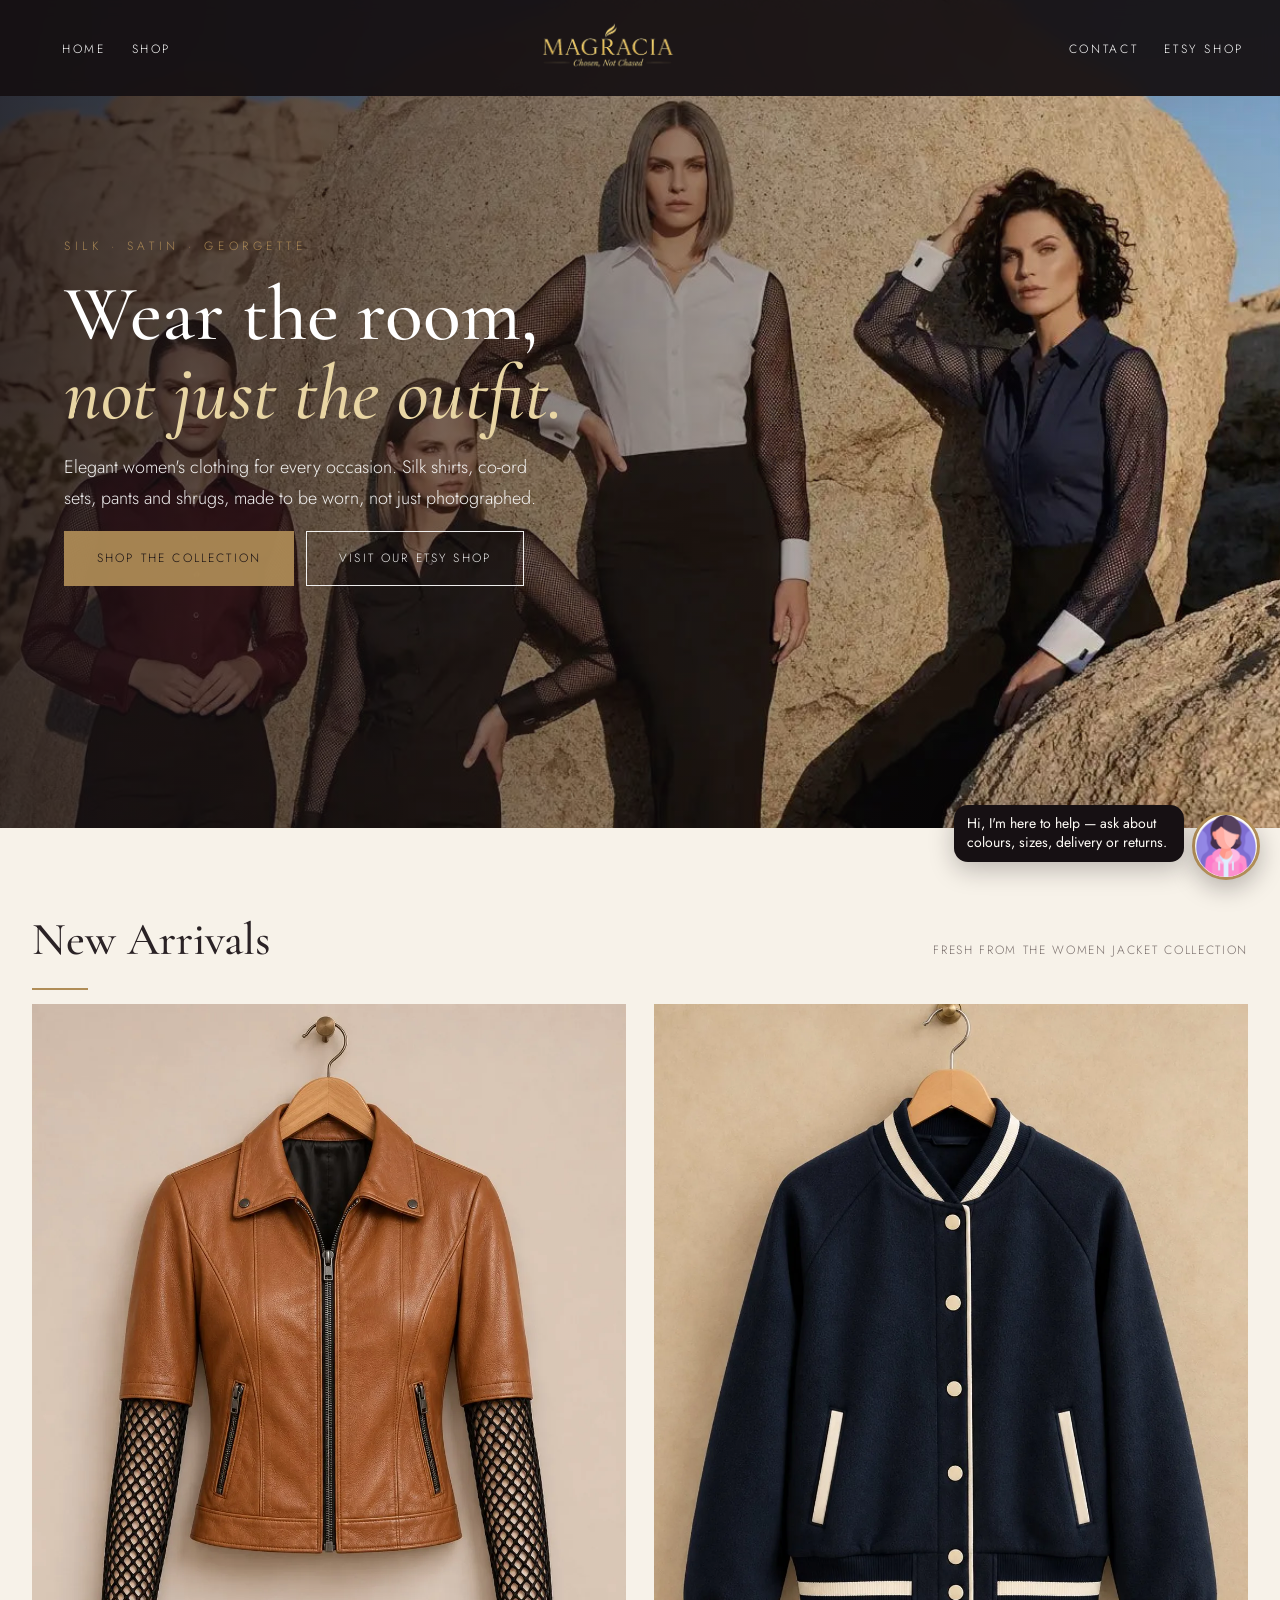
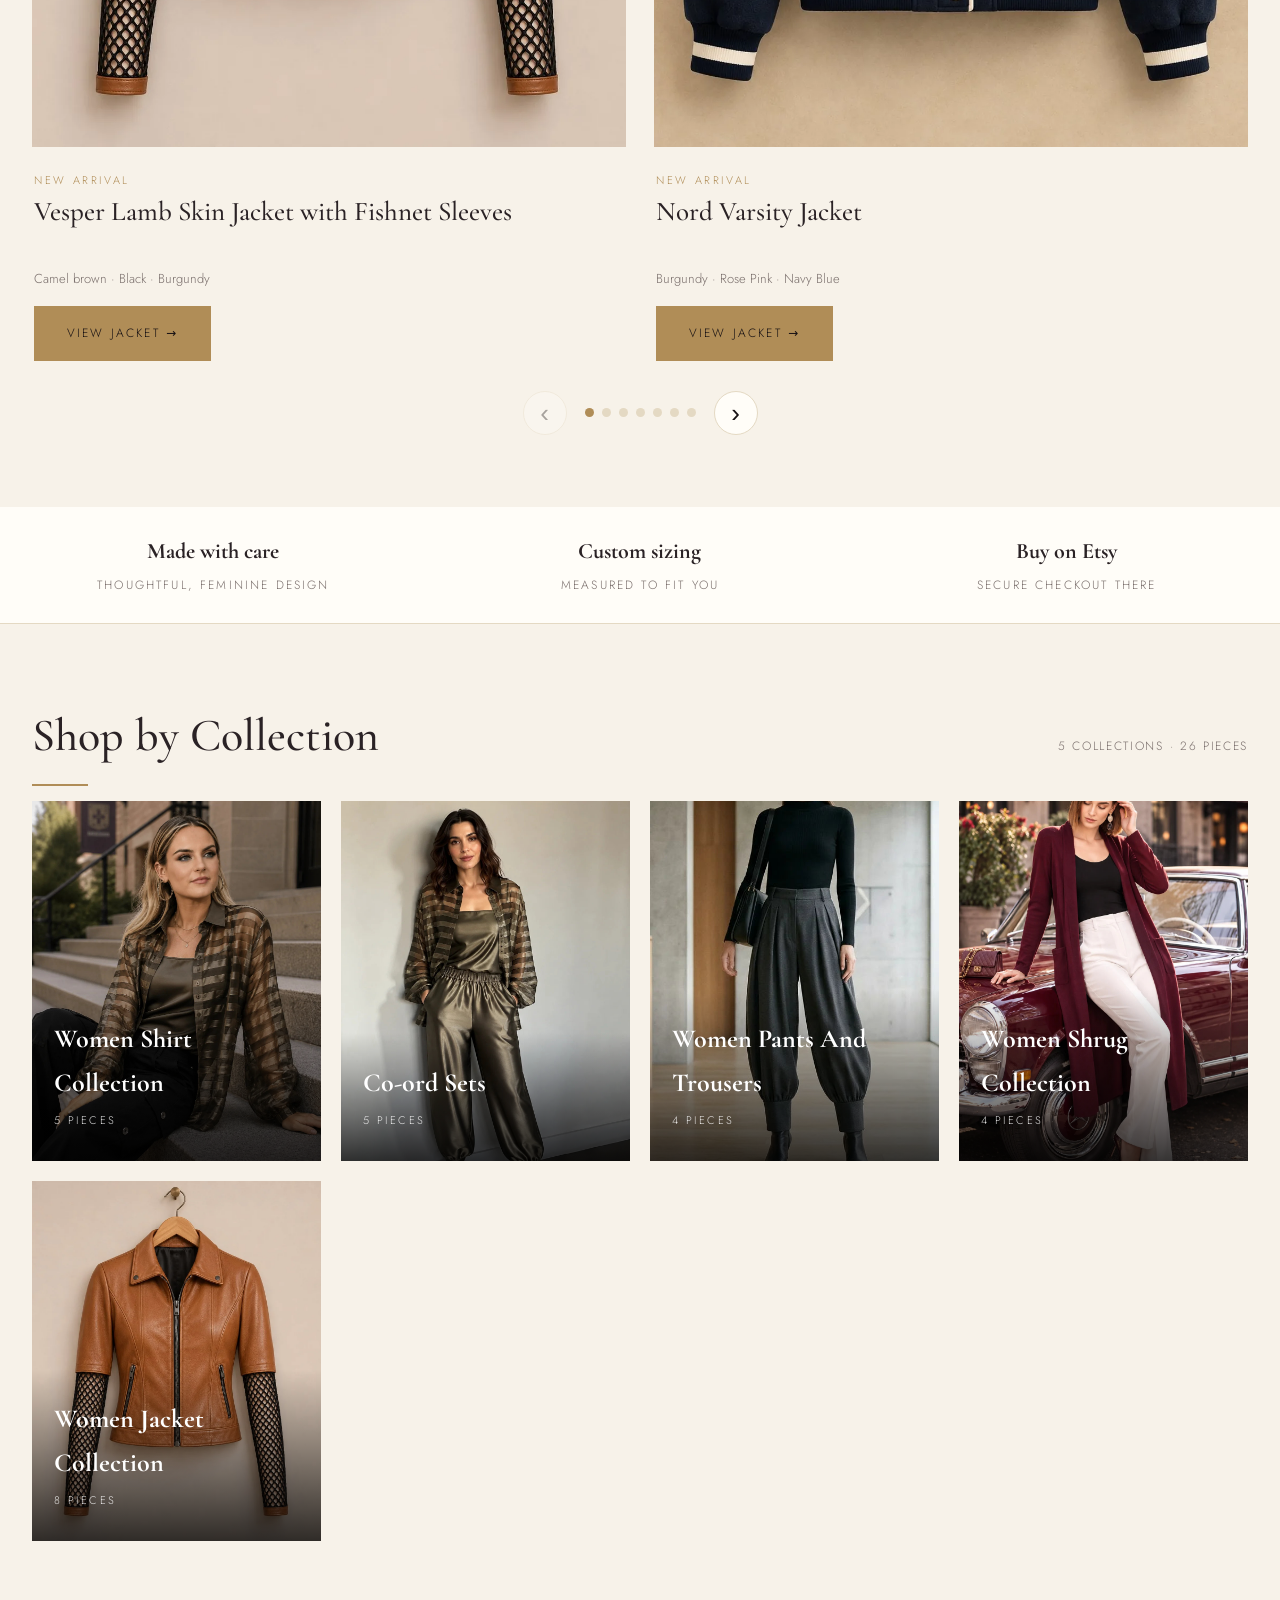
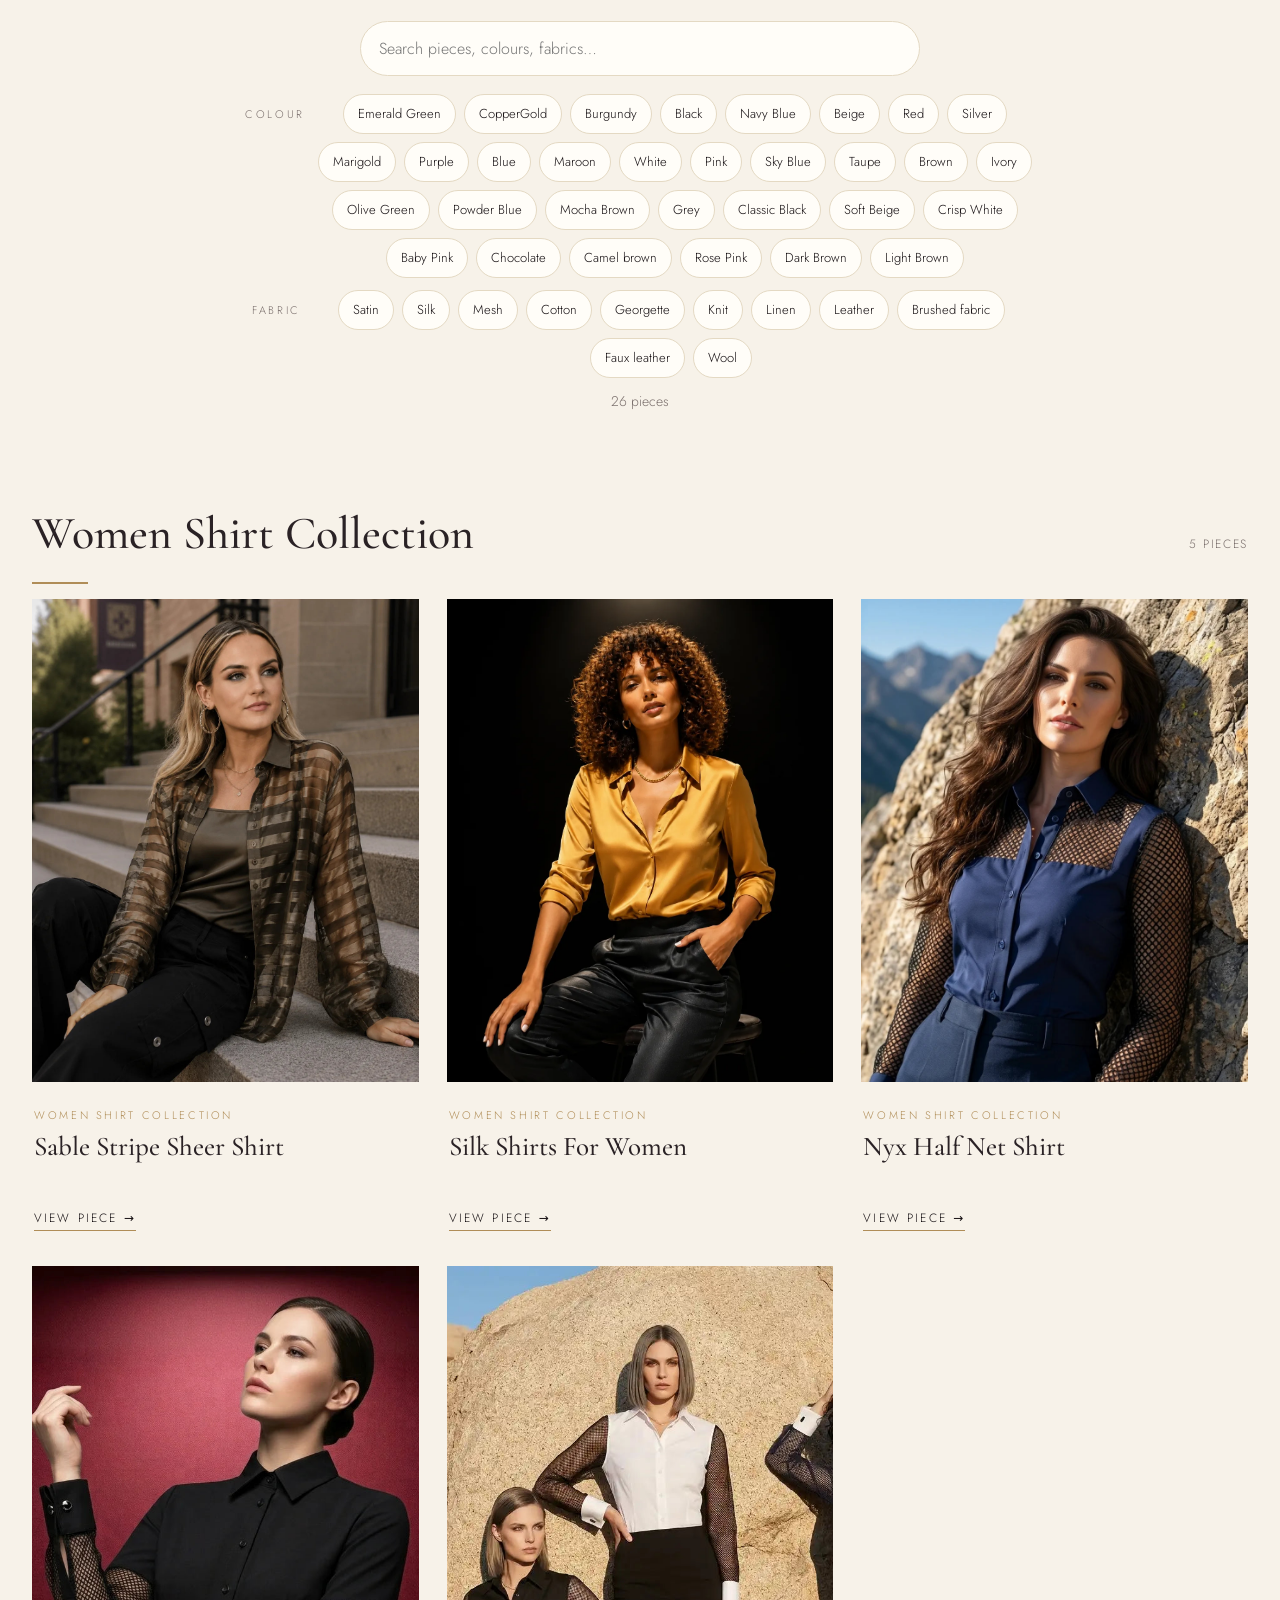
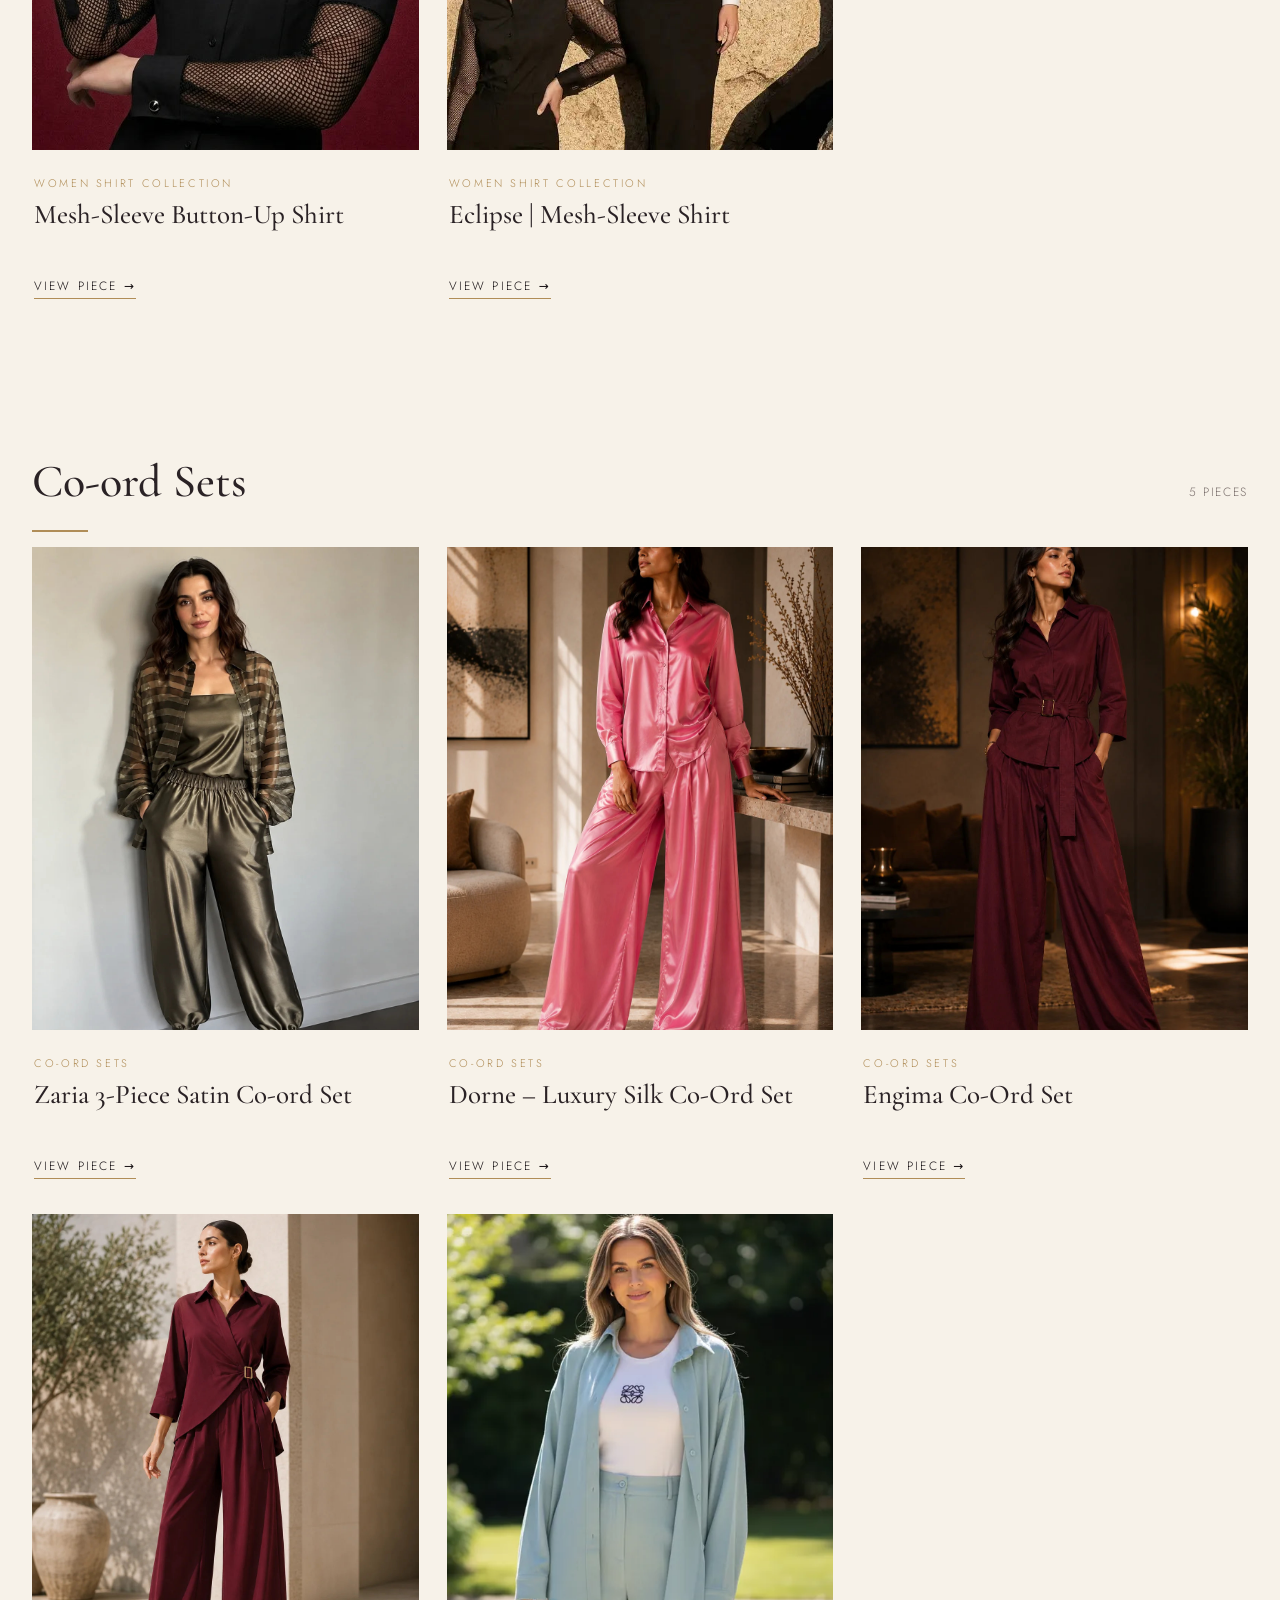
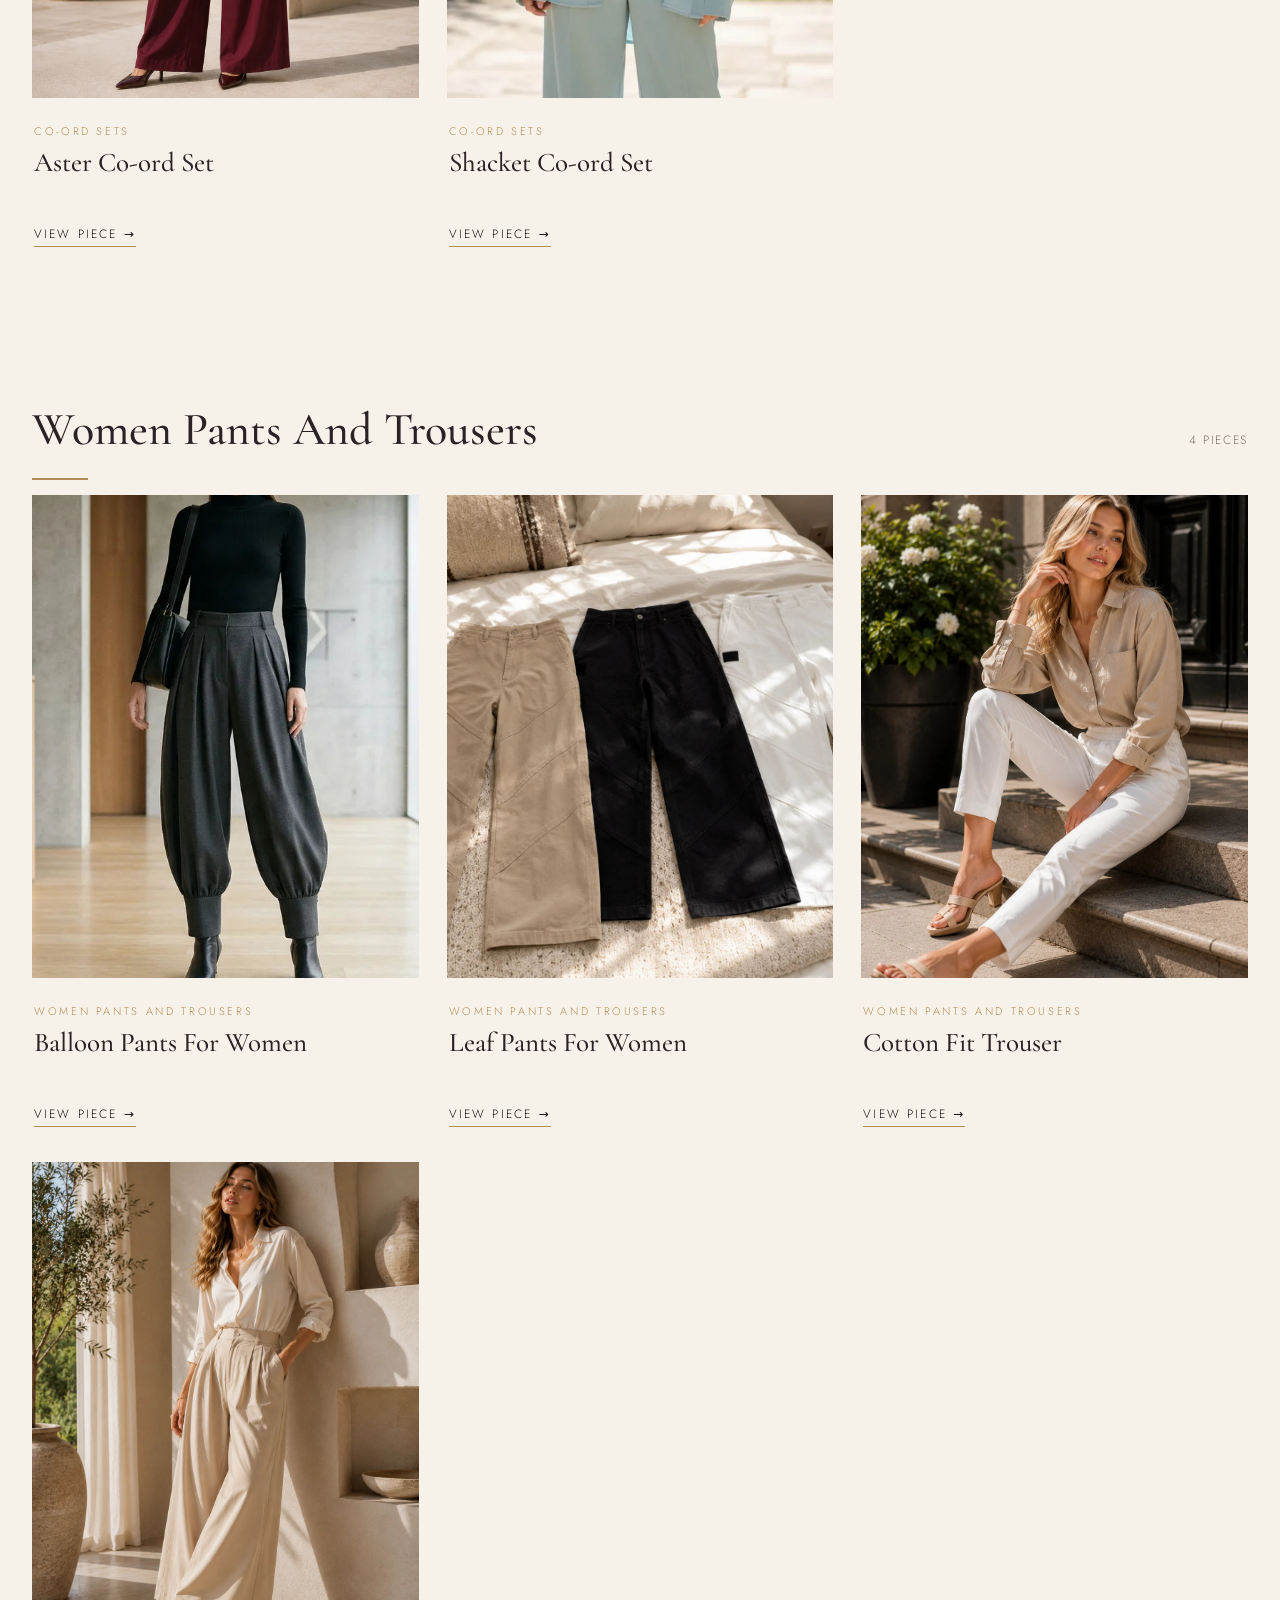
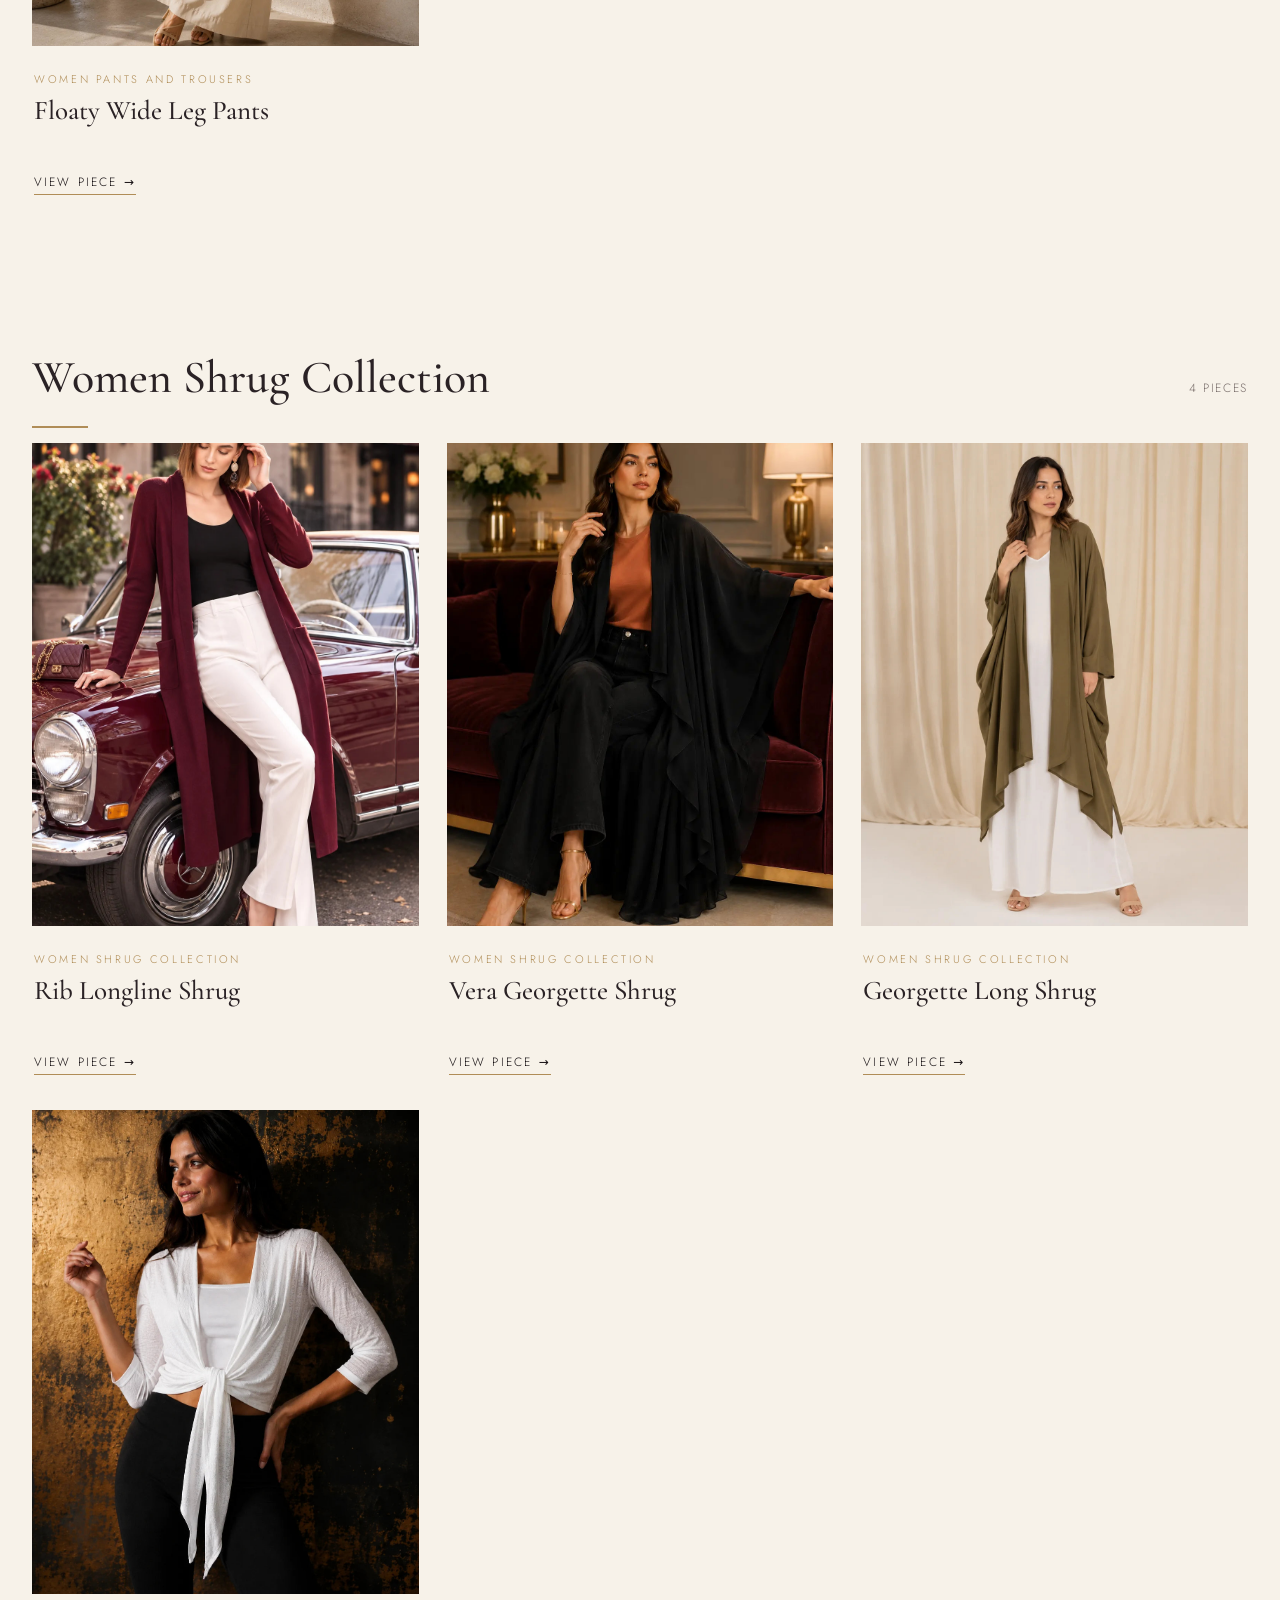
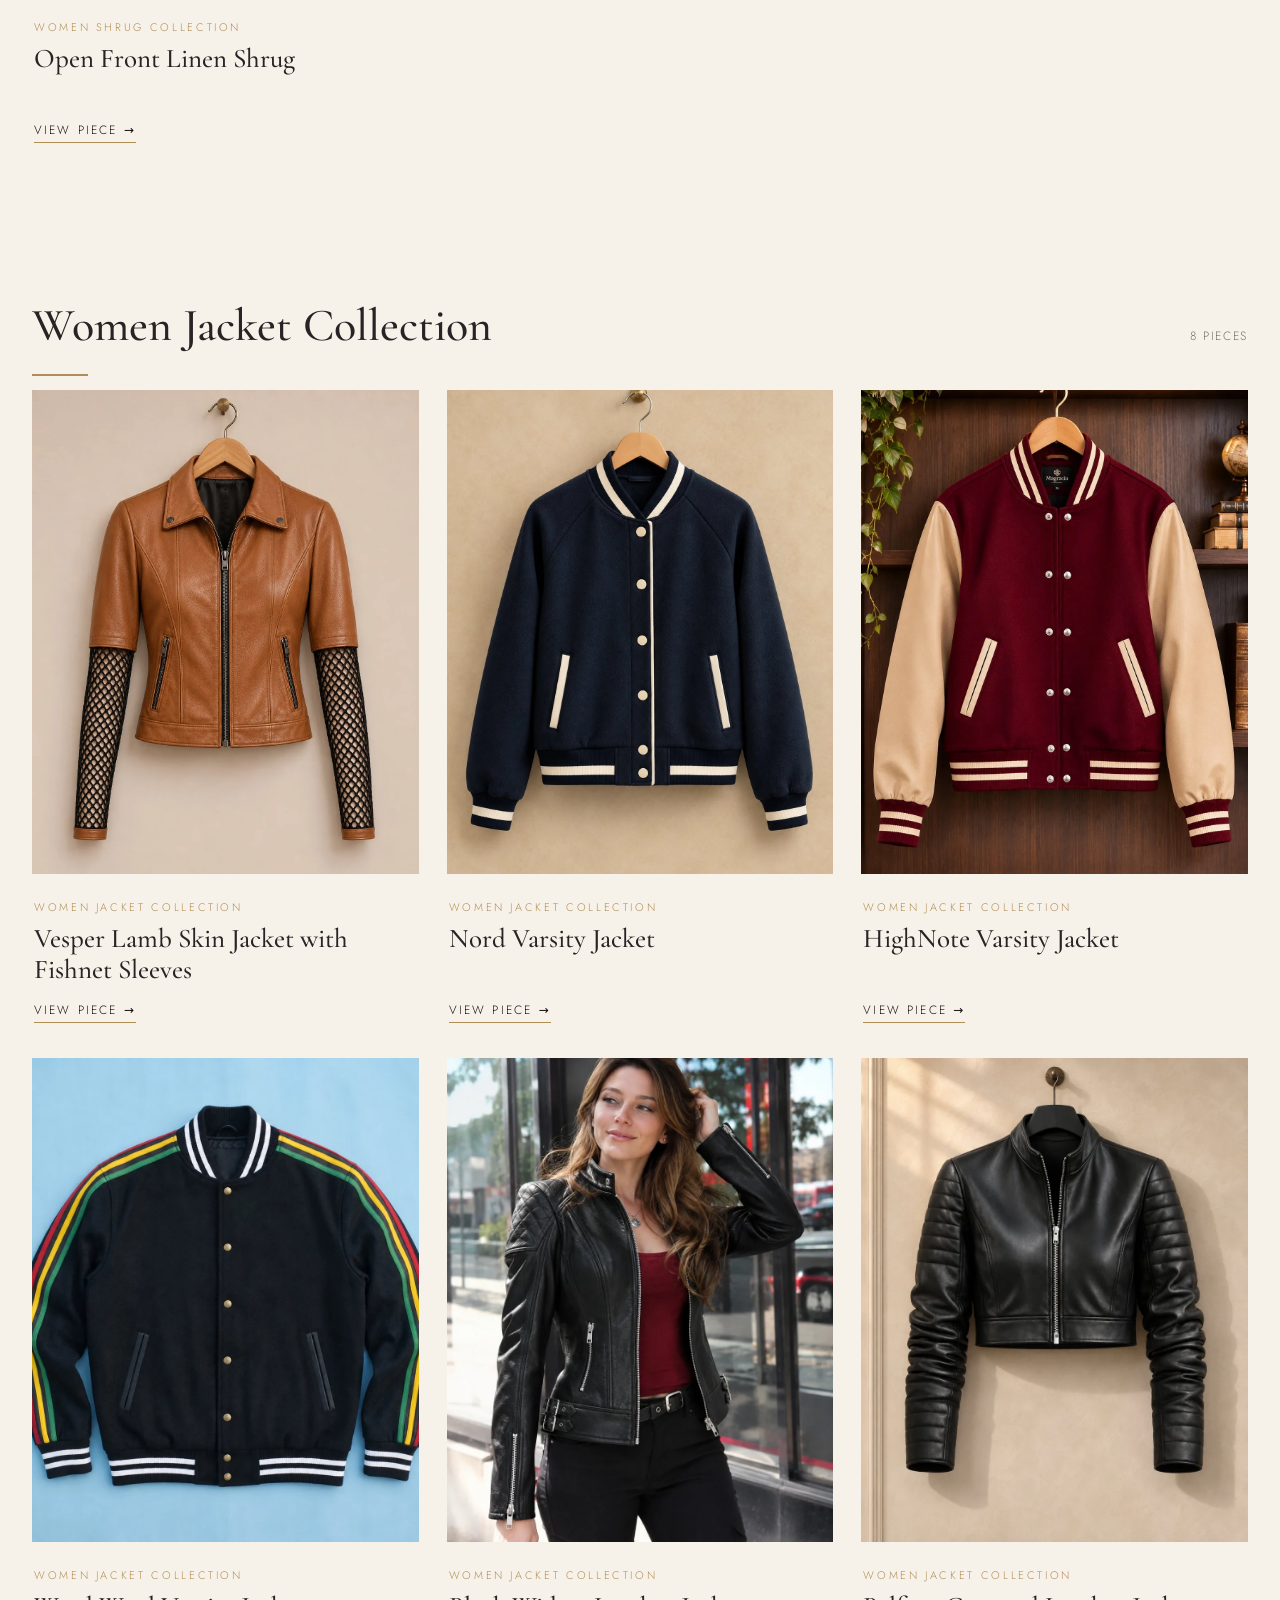
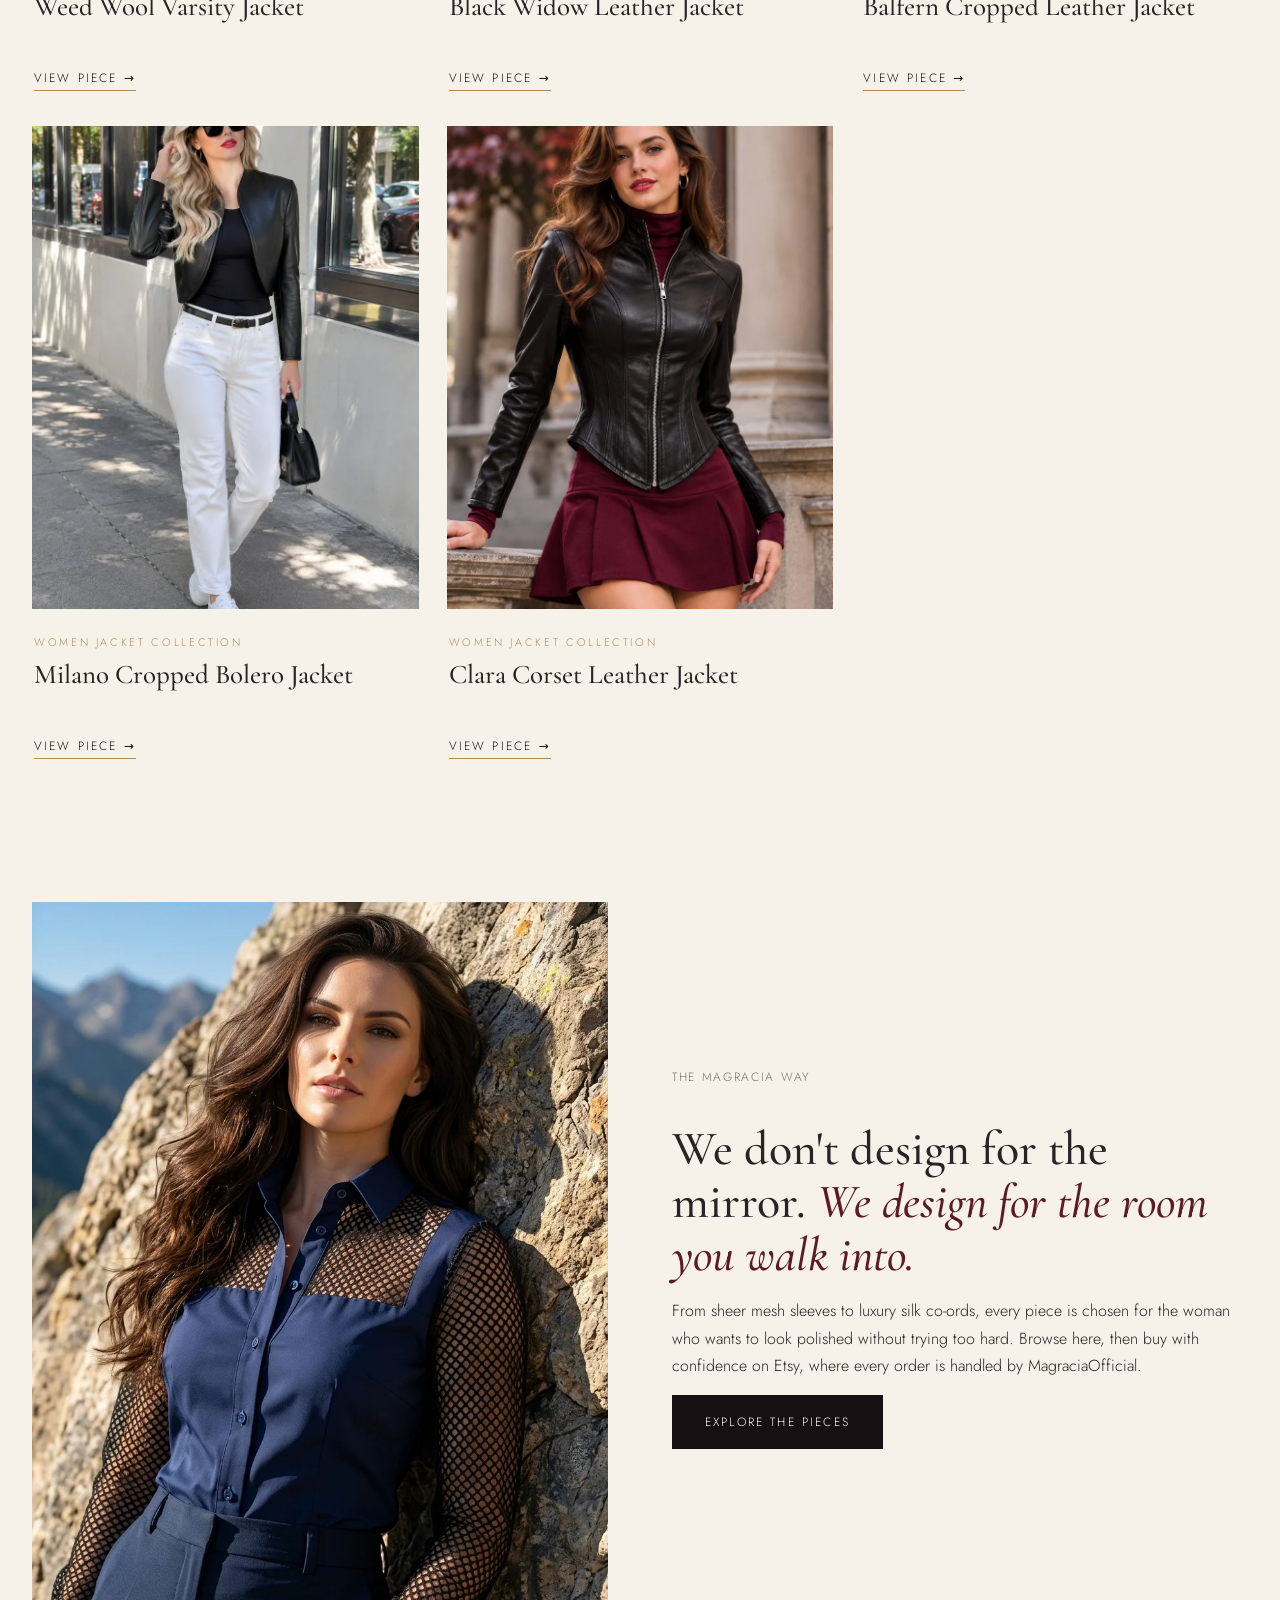
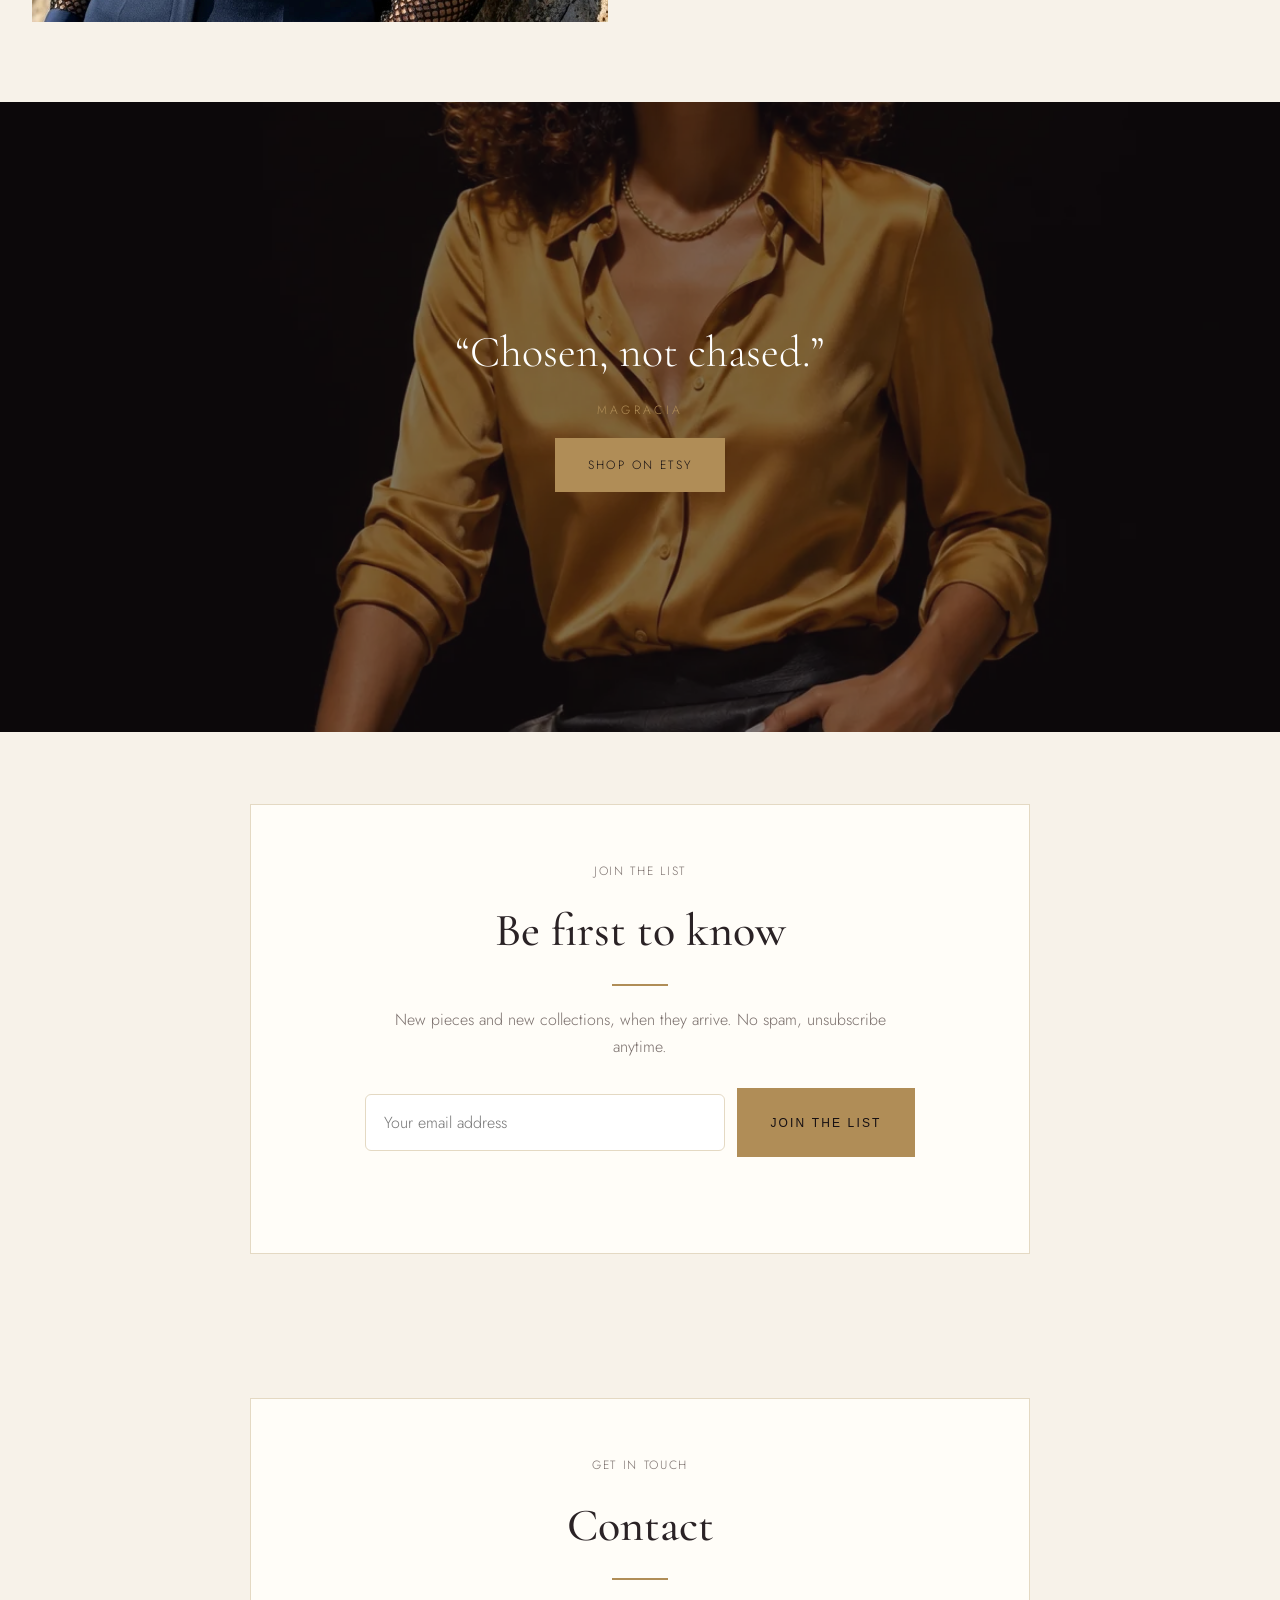
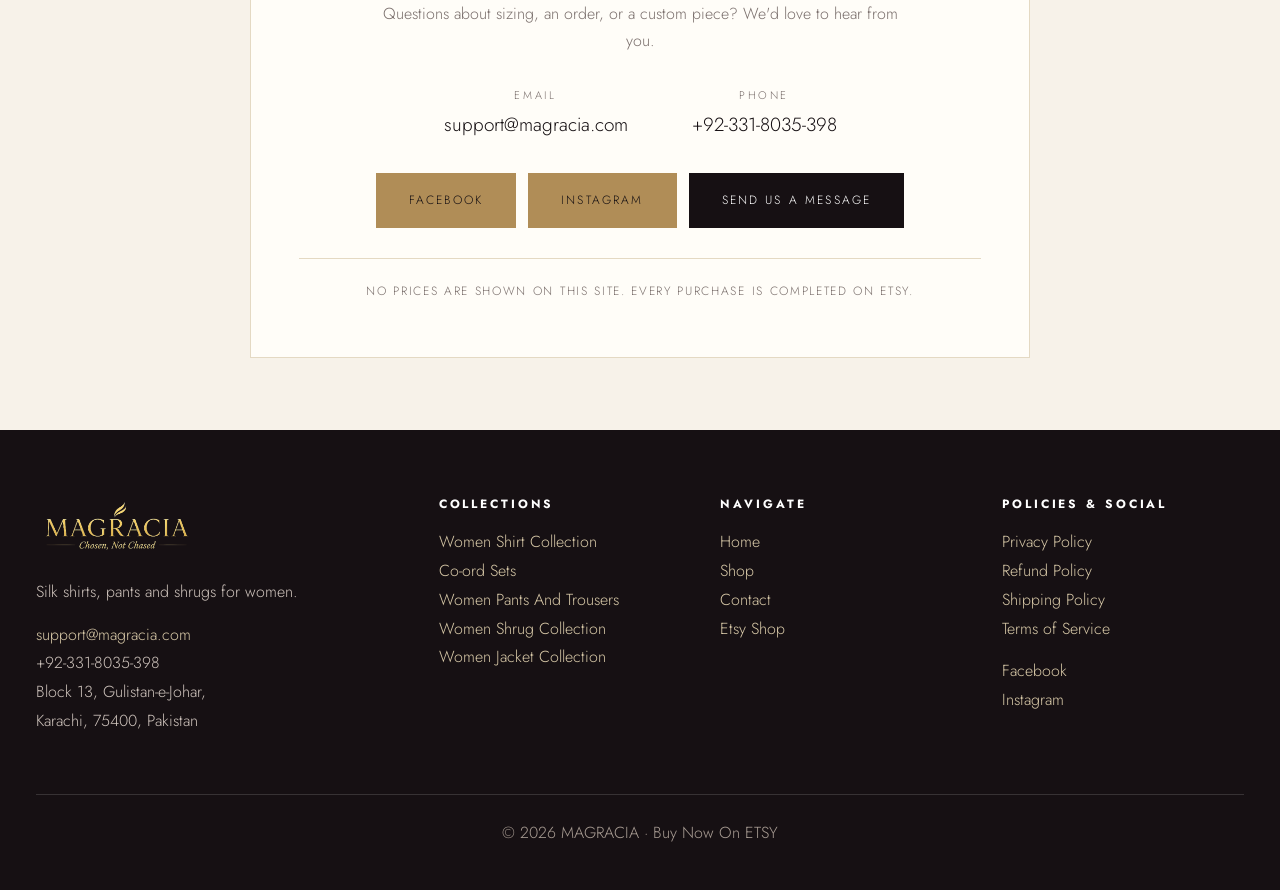
<file: index.html>
<!doctype html><html lang="en"><head>
<!-- Google tag (gtag.js) -->
<script async src="https://www.googletagmanager.com/gtag/js?id=G-DLKNCWPF5B"></script>
<script>
  window.dataLayer = window.dataLayer || [];
  function gtag(){dataLayer.push(arguments);}
  gtag('js', new Date());

  gtag('config', 'G-DLKNCWPF5B');
</script><meta charset="utf-8"><meta name="viewport" content="width=device-width, initial-scale=1">
<meta name="description" content="Magracia - Silk Shirts, Pants and Shrugs for Women. Buy on Etsy.">
<title>Magracia | Silk Shirts, Satin Co-ord Sets, Pants &amp; Shrugs for Women</title><link rel="icon" type="image/png" href="/images/1793279705554-magracia-favicon.png">
<meta name="description" content="Magracia: elegant silk shirts, satin co-ord sets, pants and shrugs for women, with custom sizing. Browse the collection, then buy securely on Etsy at MagraciaOfficial.">
<link rel="canonical" href="https://magracia.com/">
<meta property="og:title" content="Magracia | Silk Shirts, Satin Co-ord Sets, Pants & Shrugs for Women">
<meta property="og:description" content="Elegant women's clothing for every occasion. Silk shirts, co-ord sets, pants and shrugs, made to be worn, not just photographed. Buy on Etsy.">
<meta property="og:type" content="website">
<meta property="og:url" content="https://magracia.com/">
<meta property="og:site_name" content="Magracia">
<meta name="twitter:card" content="summary_large_image">
<script type="application/ld+json">{"@context":"https://schema.org","@type":"Organization","name":"Magracia","url":"https://magracia.com/","slogan":"Chosen, not chased.","email":"support@magracia.com","telephone":"+92-331-8035-398","address":{"@type":"PostalAddress","streetAddress":"Block 13, Gulistan-e-Johar","addressLocality":"Karachi","postalCode":"75400","addressCountry":"PK"},"sameAs":["https://www.etsy.com/shop/MagraciaOfficial","https://www.facebook.com/profile.php?id=61591413465941","https://www.instagram.com/shopmagracia"]}</script><link rel="stylesheet" href="styles.css?v=22"></head>
<body>
<header><button class="menu-btn" aria-label="Open menu" aria-expanded="false" onclick="toggleMenu(this)">☰</button><nav><a href="/">HOME</a><a href="#collection">SHOP</a></nav><h1 class="logo"><a href="/"><img src="/images/1793279692618-magracia-logo.png" alt="Magracia"></a></h1><nav><a href="contact.html">CONTACT</a><a href="https://www.etsy.com/shop/MagraciaOfficial">ETSY SHOP</a></nav><nav class="mobile-menu" id="mobileMenu"><a href="/">HOME</a><a href="/#collection">SHOP</a><a href="contact.html">CONTACT</a><a href="https://www.etsy.com/shop/MagraciaOfficial">ETSY SHOP</a></nav></header>
<main>
<section class="hero" style="background-image:url('/images/Models_posing_near_large_rock_202607021745_Magracia_Eclipse_Mesh-Sleeve_Shirt_ed475d78e17229f7_Magracia_5c5101f6e400949b.webp')">
<div class="hero-text"><p class="eyebrow">Silk · Satin · Georgette</p><h2>Wear the room,<br><em>not just the outfit.</em></h2><p>Elegant women's clothing for every occasion. Silk shirts, co-ord sets, pants and shrugs, made to be worn, not just photographed.</p><p><a class="btn btn-gold" href="#shop-by-collection">Shop the Collection</a><a class="btn btn-outline" href="https://www.etsy.com/shop/MagraciaOfficial">Visit Our Etsy Shop</a></p></div></section>
<div class="wrap"><section class="new-arrivals reveal"><div class="sec-head"><h2>New Arrivals</h2><span class="sec-sub">Fresh from the Women Jacket Collection</span></div><div class="arrivals-grid" id="arrivalsGrid"></div><div class="arr-controls"><button class="arrnav" id="arrPrev" type="button" aria-label="Previous arrivals">‹</button><div class="arrdots" id="arrDots"></div><button class="arrnav" id="arrNext" type="button" aria-label="Next arrivals">›</button></div></section></div>
<div class="values"><div><b>Made with care</b><span>Thoughtful, feminine design</span></div><div><b>Custom sizing</b><span>Measured to fit you</span></div><div><b>Buy on Etsy</b><span>Secure checkout there</span></div></div>
<div class="wrap">
<section class="reveal" id="shop-by-collection"><div class="sec-head"><h2>Shop by Collection</h2><span class="sec-sub" id="colCount">Collections · pieces</span></div><div class="tiles" id="tiles"></div></section>
<div class="shop-tools reveal" id="shopTools">
<input type="search" id="shopSearch" placeholder="Search pieces, colours, fabrics…" aria-label="Search pieces">
<div class="chip-row"><span class="chip-label">Colour</span><span id="colourChips" class="chips"></span></div>
<div class="chip-row"><span class="chip-label">Fabric</span><span id="fabricChips" class="chips"></span></div>
<p class="shop-count"><span id="shopCount"></span> <button type="button" class="clear-filters" id="clearFilters" hidden>Clear filters</button></p>
</div>
<div id="collection"></div>
<section class="story reveal"><div><img src="/images/Gemini_Generated_Image_hyt5iyhyt5iyhyt5.webp" alt="Nyx Half Net Shirt"></div>
<div><p class="sec-sub">The Magracia way</p><h2>We don't design for the mirror. <em>We design for the room you walk into.</em></h2><p>From sheer mesh sleeves to luxury silk co-ords, every piece is chosen for the woman who wants to look polished without trying too hard. Browse here, then buy with confidence on Etsy, where every order is handled by MagraciaOfficial.</p><p><a class="btn" href="#collection">Explore the Pieces</a></p></div></section>
</div>
<section class="feature" style="background-image:url('/images/ChatGPTImageJul1_2026_01_18_34PM.webp')"><div><blockquote>“Chosen, not chased.”</blockquote><p><cite>Magracia</cite></p><p><a class="btn btn-gold" href="https://www.etsy.com/shop/MagraciaOfficial">Shop on Etsy</a></p></div></section>
<section class="news-band reveal"><div class="wrap"><div class="news-card"><p class="sec-sub">Join the list</p><h2>Be first to know</h2><p class="news-intro">New pieces and new collections, when they arrive. No spam, unsubscribe anytime.</p><form id="newsForm"><input type="email" id="newsEmail" placeholder="Your email address" required aria-label="Email address"><input type="text" name="website" id="newsHp" tabindex="-1" autocomplete="off" style="position:absolute;left:-9999px" aria-hidden="true"><button class="btn btn-gold" type="submit" id="newsBtn">Join the list</button></form><p class="news-msg" id="newsMsg" role="status"></p></div></div></section>
<section class="contact-band reveal"><div class="wrap"><div class="contact-card"><p class="sec-sub">Get in touch</p><h2>Contact</h2><p class="contact-intro">Questions about sizing, an order, or a custom piece? We'd love to hear from you.</p><div class="contact-rows"><div><span>Email</span><a href="mailto:support@magracia.com">support@magracia.com</a></div><div><span>Phone</span><a href="tel:+923318035398">+92-331-8035-398</a></div></div><div class="contact-socials"><a class="btn btn-gold" href="https://www.facebook.com/profile.php?id=61591413465941">Facebook</a><a class="btn btn-gold" href="https://www.instagram.com/shopmagracia">Instagram</a><a class="btn" href="contact.html">Send us a message</a></div><p class="contact-note">No prices are shown on this site. Every purchase is completed on Etsy.</p></div></div></section>
</main>
<footer><div class="foot"><div><p class="foot-logo"><img src="/images/1793279692618-magracia-logo.png" alt="Magracia"></p><p>Silk shirts, pants and shrugs for women.</p><p><a href="mailto:support@magracia.com">support@magracia.com</a><br>+92-331-8035-398<br>Block 13, Gulistan-e-Johar,<br>Karachi, 75400, Pakistan</p></div><div><h4>Collections</h4><p><a href="/#col-Women%20Shirt%20Collection">Women Shirt Collection</a><br><a href="/#col-Co-ord%20Sets">Co-ord Sets</a><br><a href="/#col-Women%20Pants%20And%20Trousers">Women Pants And Trousers</a><br><a href="/#col-Women%20Shrug%20Collection">Women Shrug Collection</a><br><a href="/#col-Women%20Jacket%20Collection">Women Jacket Collection</a></p></div><div><h4>Navigate</h4><p><a href="/">Home</a><br><a href="/#collection">Shop</a><br><a href="contact.html">Contact</a><br><a href="https://www.etsy.com/shop/MagraciaOfficial">Etsy Shop</a></p></div><div><h4>Policies &amp; Social</h4><p><a href="privacy.html">Privacy Policy</a><br><a href="refund.html">Refund Policy</a><br><a href="shipping.html">Shipping Policy</a><br><a href="terms.html">Terms of Service</a></p><p><a href="https://www.facebook.com/profile.php?id=61591413465941">Facebook</a><br><a href="https://www.instagram.com/shopmagracia">Instagram</a></p></div></div><p class="foot-bottom">© 2026 MAGRACIA · Buy Now On ETSY</p></footer>
<script>
fetch('products.json?v=10').then(r=>r.json()).then(products=>{
  const tiles=document.getElementById('tiles'); const groups={};
  products.forEach(p=>{(groups[p.collection]=groups[p.collection]||[]).push(p)});
  document.getElementById('colCount').textContent=Object.keys(groups).length+' collections · '+products.length+' pieces';
  tiles.innerHTML=Object.keys(groups).map(name=>'<a class="tile" href="#col-'+encodeURIComponent(name)+'"><img src="'+groups[name][0].images[0]+'" alt="Magracia '+name+' for women"><span><b>'+name+'</b><i>'+groups[name].length+' pieces</i></span></a>').join('');
  const cardAttrs=p=>'data-handle="'+p.handle+'" data-title="'+p.title.replace(/"/g,'')+'" data-collection="'+p.collection+'" data-colours="'+(p.colours||[]).join('|')+'" data-fabric="'+(p.fabric||[]).join('|')+'"';
  const wrap=document.getElementById('collection');
  Object.keys(groups).forEach(name=>{
    const sec=document.createElement('section'); sec.id='col-'+encodeURIComponent(name); sec.className='reveal';
    sec.innerHTML='<div class="sec-head"><h2>'+name+'</h2><span class="sec-sub">'+groups[name].length+' pieces</span></div><div class="grid">'+groups[name].map(p=>
      '<article class="card" '+cardAttrs(p)+'><a href="product.html?handle='+encodeURIComponent(p.handle)+'"><div class="imgwrap"><img src="'+(p.images[0]||'')+'" alt="'+p.title.replace(/"/g,'')+'" loading="lazy"></div></a><div class="card-body"><span class="label">'+p.collection+'</span><h3>'+p.title+'</h3><a class="viewlink" href="product.html?handle='+encodeURIComponent(p.handle)+'">View Piece →</a></div></article>').join('')+'</div>';
    wrap.appendChild(sec);
  });
  const jackets=products.filter(p=>p.collection==='Women Jacket Collection');
  const ag=document.getElementById('arrivalsGrid');
  if(ag){ag.innerHTML=jackets.map(p=>'<article class="card" '+cardAttrs(p)+'><a href="product.html?handle='+encodeURIComponent(p.handle)+'"><div class="imgwrap"><img src="'+(p.images[0]||'')+'" alt="'+p.title.replace(/"/g,'')+'" loading="lazy"></div></a><div class="card-body"><span class="label">New Arrival</span><h3>'+p.title+'</h3><p class="arrival-colours">'+(p.colours||[]).join(' · ')+'</p><a class="btn btn-gold" href="product.html?handle='+encodeURIComponent(p.handle)+'">View Jacket →</a></div></article>').join('');}
  // New Arrivals carousel: arrows + dots over the scroll-snap track.
  // Dots are slide positions (scrollWidth decides how many), not one per card:
  // with 2 cards visible there are 4 positions for 5 jackets, so no dead dot.
  const arrPrev=document.getElementById('arrPrev'), arrNext=document.getElementById('arrNext'), arrDots=document.getElementById('arrDots');
  function arrivalCards(){return ag?[...ag.querySelectorAll('.card')].filter(c=>c.style.display!=='none'):[];}
  function arrivalStepPx(){const c=arrivalCards()[0]; return c?c.offsetWidth+28:0;}
  function arrivalMax(){return ag?Math.max(0,ag.scrollWidth-ag.clientWidth):0;}
  function arrivalDotCount(){const s=arrivalStepPx(); return s?Math.floor(arrivalMax()/s)+1:0;}
  function updateArrivalNav(){
    if(!ag)return;
    const s=arrivalStepPx(), n=arrivalDotCount();
    if(arrPrev)arrPrev.disabled=ag.scrollLeft<=4;
    if(arrNext)arrNext.disabled=ag.scrollLeft>=arrivalMax()-4;
    const idx=s?Math.min(n-1,Math.max(0,Math.round(ag.scrollLeft/s))):0;
    if(arrDots)arrDots.querySelectorAll('button').forEach((b,i)=>b.classList.toggle('active',i===idx));
  }
  function buildArrivalDots(){
    if(!arrDots)return; const n=arrivalDotCount(), s=arrivalStepPx();
    arrDots.innerHTML=Array.from({length:n},(_,i)=>'<button type="button" aria-label="Go to slide '+(i+1)+'" data-i="'+i+'"></button>').join('');
    arrDots.querySelectorAll('button').forEach(b=>b.onclick=()=>{const i=+b.dataset.i; ag.scrollTo({left:(i===n-1?arrivalMax():i*s),behavior:'smooth'});});
    updateArrivalNav();
  }
  function arrivalStep(dir){ag.scrollBy({left:dir*arrivalStepPx(),behavior:'smooth'});}
  if(arrPrev)arrPrev.onclick=()=>arrivalStep(-1);
  if(arrNext)arrNext.onclick=()=>arrivalStep(1);
  if(ag){ag.addEventListener('scroll',()=>requestAnimationFrame(updateArrivalNav),{passive:true}); let arrRt; window.addEventListener('resize',()=>{clearTimeout(arrRt); arrRt=setTimeout(buildArrivalDots,150);}); buildArrivalDots();}
  // Search + colour/fabric filters (chips are single-select; click again to clear)
  let activeColour='', activeFabric='';
  const norm=s=>(s||'').toLowerCase();
  const uniq=a=>[...new Set(a)];
  const mkChips=(el, values, set)=>{
    el.innerHTML=values.map(v=>'<button type="button" class="chip" data-value="'+v+'">'+v+'</button>').join('');
    el.querySelectorAll('.chip').forEach(b=>b.onclick=()=>{
      const wasActive=b.classList.contains('active');
      el.querySelectorAll('.chip').forEach(x=>x.classList.remove('active'));
      set(wasActive?'':b.dataset.value); if(!wasActive)b.classList.add('active');
      applyFilters();
    });
  };
  mkChips(document.getElementById('colourChips'), uniq(products.flatMap(p=>p.colours||[])), v=>{activeColour=v;});
  mkChips(document.getElementById('fabricChips'), uniq(products.flatMap(p=>p.fabric||[])), v=>{activeFabric=v;});
  function applyFilters(){
    const q=norm(document.getElementById('shopSearch').value.trim());
    const shown=new Set();
    document.querySelectorAll('#collection .card, #arrivalsGrid .card').forEach(card=>{
      const hay=norm(card.dataset.title+' '+card.dataset.collection+' '+card.dataset.colours+' '+card.dataset.fabric);
      const okQ=!q||hay.includes(q);
      const okC=!activeColour||(card.dataset.colours||'').split('|').includes(activeColour);
      const okF=!activeFabric||(card.dataset.fabric||'').split('|').includes(activeFabric);
      const show=okQ&&okC&&okF;
      card.style.display=show?'':'none';
      if(show)shown.add(card.dataset.handle);
    });
    const filtering=q||activeColour||activeFabric;
    document.querySelectorAll('#collection section').forEach(sec=>{
      const cards=[...sec.querySelectorAll('.card')];
      const vis=cards.filter(c=>c.style.display!=='none').length;
      sec.style.display=vis?'':'none';
      const sub=sec.querySelector('.sec-sub');
      if(sub)sub.textContent=filtering?(vis+' of '+cards.length+' pieces'):(cards.length+' pieces');
    });
    if(ag){const asec=ag.closest('section'); if(asec)asec.style.display=[...ag.querySelectorAll('.card')].some(c=>c.style.display!=='none')?'':'none';}
    buildArrivalDots();
    document.getElementById('shopCount').textContent=filtering?('Showing '+shown.size+' of '+products.length+' pieces'):(products.length+' pieces');
    document.getElementById('clearFilters').hidden=!filtering;
    let nm=document.getElementById('noMatch');
    if(shown.size===0){
      if(!nm){nm=document.createElement('p'); nm.id='noMatch'; nm.className='no-match'; nm.textContent='No pieces match — try a different colour, fabric or search.'; wrap.appendChild(nm);}
      nm.style.display='';
    } else if(nm){nm.style.display='none';}
  }
  document.getElementById('shopSearch').addEventListener('input', applyFilters);
  document.getElementById('clearFilters').onclick=()=>{
    document.getElementById('shopSearch').value='';
    activeColour=''; activeFabric='';
    document.querySelectorAll('.chip.active').forEach(x=>x.classList.remove('active'));
    applyFilters();
  };
  applyFilters();
  const io=new IntersectionObserver(es=>es.forEach(e=>{if(e.isIntersecting)e.target.classList.add('visible')}),{threshold:.1});
  document.querySelectorAll('.reveal').forEach(el=>io.observe(el));
});
document.getElementById('newsForm').addEventListener('submit', async e=>{
  e.preventDefault();
  const msg=document.getElementById('newsMsg'), btn=document.getElementById('newsBtn'), input=document.getElementById('newsEmail');
  msg.textContent=''; btn.disabled=true; btn.textContent='Joining…';
  try{
    const r=await fetch('/api/subscribe',{method:'POST',headers:{'Content-Type':'application/json'},body:JSON.stringify({email:input.value.trim(), website:document.getElementById('newsHp').value})});
    const d=await r.json().catch(()=>({}));
    if(r.ok&&d.ok){msg.textContent='You are on the list — welcome to Magracia.'; msg.className='news-msg ok'; input.value='';}
    else if(r.status===503){msg.textContent='Signup is not switched on yet — email support@magracia.com and we will add you.'; msg.className='news-msg err';}
    else {msg.textContent=d.error||'Something went wrong — please try again.'; msg.className='news-msg err';}
  }catch(err){msg.textContent='Something went wrong — please try again.'; msg.className='news-msg err';}
  btn.disabled=false; btn.textContent='Join the list';
});
</script><script>function toggleMenu(b){var h=document.querySelector("header"); var open=h.classList.toggle("menu-open"); b.setAttribute("aria-expanded",open); b.textContent=open?"✕":"☰";} document.addEventListener("click",function(e){var h=document.querySelector("header"); if(h&&h.classList.contains("menu-open")&&!h.contains(e.target)){h.classList.remove("menu-open"); var b=document.querySelector(".menu-btn"); if(b){b.setAttribute("aria-expanded","false"); b.textContent="☰";}}});</script><script src="chatbot.js?v=1"></script></body></html>
</file>
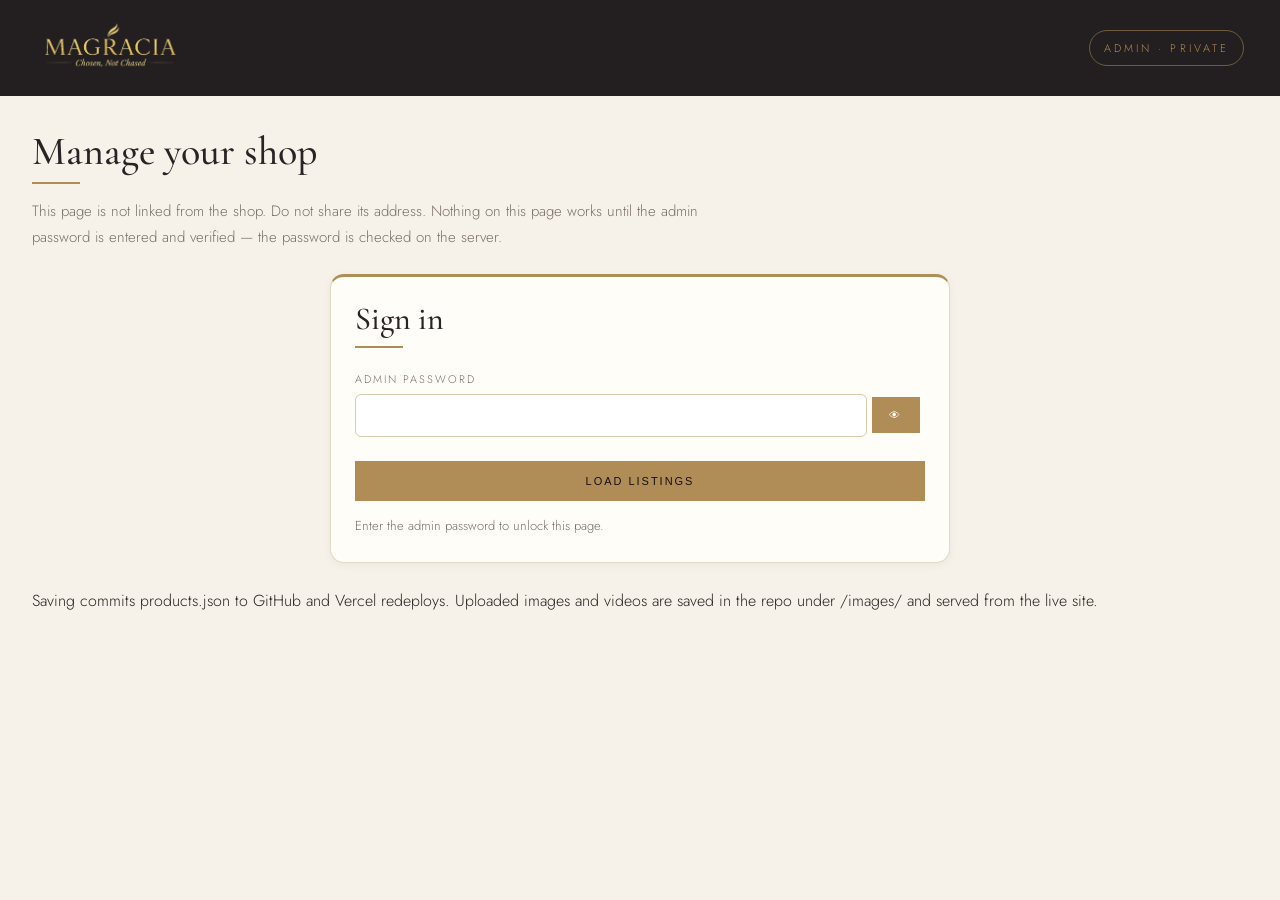
<file: admin.html>
<!doctype html><html lang="en"><head><meta charset="utf-8"><meta name="viewport" content="width=device-width, initial-scale=1">
<meta name="robots" content="noindex, nofollow"><title>Magracia Admin - Private</title><link rel="icon" type="image/svg+xml" href="/favicon.svg"><link rel="stylesheet" href="styles.css?v=22">
<style>
/* Magracia admin — same palette as the shop: ink, wine, cream, gold */
main.admin{padding-top:104px}
.admin section{padding:24px 0 72px}
.admin h2{margin:0 0 6px;font-size:32px;line-height:1.15}
.admin h2:after{content:"";display:block;width:48px;height:2px;background:var(--gold);margin-top:8px}
.admin-title{font-size:40px !important}
.admin-intro{color:var(--muted);font-size:15px;max-width:680px}
.admin .card{background:var(--paper);border:1px solid var(--line);padding:24px;margin:16px 0;border-radius:14px;box-shadow:0 2px 10px rgba(22,16,19,.05)}
.admin .warn{color:#9a3b12}.admin .ok{color:#1d6b3a}.admin small{color:var(--muted)}
.admin .counter{font-size:13px;color:var(--muted)}
.admin-tag{font-size:11px;letter-spacing:.28em;text-transform:uppercase;color:var(--gold);border:1px solid rgba(176,141,87,.55);padding:8px 14px;border-radius:20px;white-space:nowrap}
/* Lock / sign-in card */
.admin .lock-card{max-width:620px;margin:24px auto;border-top:3px solid var(--gold)}
.lock-card #pw{display:inline-block;width:calc(100% - 58px);vertical-align:middle}
.lock-card #pwEye{width:48px;padding:11px 0;text-align:center;background:var(--gold);border-color:var(--gold)}
.lock-card #pwEye:hover{background:#9c7a48;border-color:#9c7a48}
.lock-card #loadBtn{width:100%;margin-top:14px}
.lock-card #status{display:block;margin-top:14px;font-size:13px;color:var(--muted)}
/* Dashboard stat card */
#dashboard .card{background:var(--ink);color:#e9dfd2;border-color:var(--ink)}
#dashboard .card h2{color:#fff}
#dashboard .card p{font-size:15px;margin:8px 0}
#dashboard .ok{color:#9ed6a8}
#dashboard .warn{color:#f2b27c}
/* Buttons */
.admin .btn{padding:13px 22px;font-size:11px}
.admin button:not(.btn){background:#fff;border:1px solid var(--line);border-radius:8px;padding:7px 12px;cursor:pointer;font-family:inherit;font-size:13px;color:var(--ink)}
.admin button:not(.btn):hover{border-color:var(--ink)}
.admin .imgrow button:not(.btn):hover{border-color:var(--wine);color:var(--wine)}
#adminActions{display:flex;gap:12px;flex-wrap:wrap;align-items:center}
/* Forms */
.admin label{display:block;font-size:11px;letter-spacing:.18em;text-transform:uppercase;color:var(--muted);margin:16px 0 4px}
.admin input,.admin select,.admin textarea{padding:12px 14px;font-size:15px}
.admin input:focus,.admin select:focus,.admin textarea:focus{outline:none;border-color:var(--gold);box-shadow:0 0 0 3px rgba(176,141,87,.18)}
.admin input[type="checkbox"]{width:auto;margin:0 6px 0 0}
.admin input[type="number"]{width:130px;display:inline-block}
.admin input[type="file"]{padding:8px}
#setAll{width:130px}
/* Listings table */
#list{overflow-x:auto;border-radius:12px}
.admin table{border-radius:12px;overflow:hidden}
.admin th{background:var(--ink);color:#fff;font-size:11px;letter-spacing:.16em;text-transform:uppercase;padding:12px 12px;border-color:var(--ink)}
.admin td{padding:12px;border-color:var(--line);vertical-align:middle}
#list tr:nth-child(even) td{background:#faf6ec}
#list tr:hover td{background:#f3ead6}
#list td img{border-radius:8px}
/* Collections pills */
.admin .pill{display:inline-block;background:#f3ead6;color:var(--ink);border:1px solid var(--line);border-radius:20px;padding:6px 14px;margin:4px 4px 4px 0;font-size:13px}
/* Editor sections */
.admin details{margin:0 0 16px;background:var(--paper);border:1px solid var(--line);border-radius:12px;padding:0 20px 20px}
.admin details summary{cursor:pointer;font-family:'Cormorant Garamond',serif;font-size:24px;font-weight:500;padding:16px 0 0}
.admin .row{display:flex;gap:16px}.admin .row>*{flex:1}
.admin .imgrow{display:flex;gap:12px;align-items:center;margin:10px 0;background:#fff;border:1px solid var(--line);border-radius:12px;padding:12px}
.admin .imgrow img{width:96px;height:120px;object-fit:cover;border:1px solid var(--line);border-radius:8px}
.admin .imgrow select{width:auto;min-width:150px}
#sizeChartBox img{border-radius:8px}
#editTitle{margin-bottom:4px}
#checks p{margin:8px 0}
@media(max-width:640px){
  .admin .card{padding:18px}
  .admin h2{font-size:26px}
  .admin-title{font-size:30px !important}
  .admin .row{flex-direction:column}
  header h1.logo img{height:44px}
  .admin-tag{padding:6px 10px;font-size:10px}
  .lock-card #pw{width:calc(100% - 58px)}
}
</style></head>
<body><header><h1 class="logo"><img src="/images/1793279692618-magracia-logo.png" alt="Magracia"></h1><span class="admin-tag">Admin · Private</span></header><main class="wrap admin"><section>
<h2 class="admin-title">Manage your shop</h2>
<p class="admin-intro">This page is not linked from the shop. Do not share its address. Nothing on this page works until the admin password is entered and verified — the password is checked on the server.</p>
<div class="card lock-card"><h2>Sign in</h2><label>Admin password <input type="password" id="pw" autocomplete="current-password"> <button class="btn" id="pwEye" type="button" aria-label="Show password" title="Show password">&#128065;</button></label>
<button class="btn btn-gold" id="loadBtn">Load listings</button> <span id="status">Enter the admin password to unlock this page.</span></div>
<div id="dashboard" style="display:none"></div>
<div class="card" id="collectionsCard" style="display:none"><h2>Collections</h2><p id="collections"></p>
<p><input id="newCollection" placeholder="New collection name, e.g. Evening Wear"> <button class="btn" id="createCollectionBtn">Create collection + new listing</button></p>
<p><small>A collection appears on the homepage once a listing is assigned to it. The footer collection links are fixed in the page header, so a brand-new collection will show in the homepage tiles and sections, not in the footer, until the footer is updated.</small></p></div>
<div class="card" id="listingsCard" style="display:none"><h2>Listings</h2>
<p><input id="search" placeholder="Search by title or collection…"> <select id="filterCollection"><option value="">All collections</option></select></p>
<div id="list"></div></div>
<div id="editor" style="display:none" class="card">
<h2 id="editTitle">Edit listing</h2><div id="checks"></div>
<details open><summary>1. Basics</summary>
<div class="row"><div><label>Title <input id="fTitle"></label></div><div><label>Handle (web address part) <input id="fHandle"></label><small id="handleNote"></small></div></div>
<label>Collection <input id="fCollection" list="collectionList" placeholder="Type an existing collection, or a brand-new one"></label><datalist id="collectionList"></datalist>
<label>Etsy URL <input id="fEtsy" placeholder="https://www.etsy.com/listing/..."></label><small id="etsyNote"></small>
<label>SEO title (aim under 60 characters) <input id="fSeoTitle" maxlength="80"></label><span class="counter" id="seoTitleCount"></span>
<label>SEO description (aim under 160 characters) <textarea id="fSeoDesc" rows="3" maxlength="200"></textarea></label><span class="counter" id="seoDescCount"></span>
</details>
<details open><summary>2. Description &amp; styling</summary>
<label>Description <textarea id="fDesc" rows="5"></textarea></label>
<label>Styling bullets, one per line <textarea id="fStyling" rows="4"></textarea></label>
</details>
<details open><summary>3. Photos, videos &amp; colour per photo</summary>
<p><small>Pick a colour for each photo. On the live product page, choosing that colour switches the main photo to the first photo of that colour. Leave a photo on “All colours” if it is a group or detail shot that suits every colour. Drag order: use ↑ ↓ to move a photo, ★ to make it the main photo.</small></p>
<div id="imgs"></div>
<p><input type="file" id="imgFile" accept="image/*"> <button class="btn" id="uploadBtn">Upload photo</button> <input id="imgUrl" placeholder="Or paste an image URL"> <button class="btn" id="addUrlBtn">Add URL</button></p>
<h3>Videos</h3><p><small>Videos under about 4 MB can be uploaded here. For a larger video, upload it elsewhere and paste the link (MP4, WebM, or a YouTube link all play on the product page).</small></p>
<div id="vids"></div>
<p><input type="file" id="vidFile" accept="video/*"> <button class="btn" id="uploadVidBtn">Upload video</button> <input id="vidUrl" placeholder="Or paste a video / YouTube URL"> <button class="btn" id="addVidBtn">Add video URL</button></p>
</details>
<details open><summary>4. Size chart</summary>
<p><small>Upload the size chart image for this listing, or paste its URL. It shows as its own “Size Chart” section on the product page, with a link to open it full size.</small></p>
<div id="sizeChartBox"></div>
<p><input type="file" id="chartFile" accept="image/*"> <button class="btn" id="uploadChartBtn">Upload size chart</button> <input id="chartUrl" placeholder="Or paste a size chart image URL"> <button class="btn" id="addChartBtn">Add size chart URL</button> <button class="btn" id="removeChartBtn">Remove size chart</button></p>
</details>
<details open><summary>5. Colours, sizes &amp; stock</summary>
<label>Colours, comma separated <input id="fColours"></label>
<label>Sizes <span id="fSizes"></span></label>
<p><button class="btn" id="rebuildBtn">Apply colours &amp; sizes to stock table</button> <small>Stock you already entered is kept for colour/size pairs that still exist.</small></p>
<div id="variants"></div>
<p><label>Set all variant stock to <input id="setAll" type="number" min="0"></label> <button class="btn" id="setAllBtn">Apply to all</button> <button class="btn" id="inStockBtn">Mark all “In stock” (no number)</button></p>
</details>
<details open><summary>6. Details, custom sizing &amp; shipping</summary>
<label>Custom Sizing <textarea id="fCustom" rows="4"></textarea></label>
<p><span id="customTemplates"></span></p>
<label>Details <textarea id="fDetails" rows="3"></textarea></label>
<label>Shipping &amp; Returns <textarea id="fShip" rows="4"></textarea></label>
<p><button class="btn" id="standardShipBtn">Use the standard Shipping &amp; Returns text</button></p>
</details>
<p><button class="btn btn-gold" id="saveBtn">Save this listing</button> <button class="btn" id="backBtn">Back to list</button></p>
</div>
<p id="adminActions" style="display:none"><button class="btn" id="addBtn">+ Add new listing</button> <button class="btn btn-gold" id="saveAllBtn">Save all changes to live site</button> <button class="btn" id="downloadBtn">Download products.json</button></p>
<p>Saving commits products.json to GitHub and Vercel redeploys. Uploaded images and videos are saved in the repo under /images/ and served from the live site.</p>
</section></main>
<script>
let products=[], editIdx=-1, stdShip='', customTpl={}; const SIZES=["XXS","XS","S","M","L","XL","XXL","2XL","3XL","4XL"];
// Password gate: nothing on this page works until the password has been
// verified against the server. LOAD LISTINGS is the only way to unlock it.
let verified=false;
function lockPage(){ verified=false; document.getElementById('dashboard').style.display='none'; document.getElementById('collectionsCard').style.display='none'; document.getElementById('listingsCard').style.display='none'; document.getElementById('adminActions').style.display='none'; document.getElementById('editor').style.display='none'; }
function unlockPage(){ verified=true; document.getElementById('dashboard').style.display=''; document.getElementById('collectionsCard').style.display=''; document.getElementById('listingsCard').style.display=''; document.getElementById('adminActions').style.display=''; }
function requireVerified(){ if(!verified){ alert('Enter the correct admin password and click Load listings first.'); return false; } return true; }
document.getElementById('pwEye').onclick=()=>{ const pw=document.getElementById('pw'); const eye=document.getElementById('pwEye'); if(pw.type==='password'){ pw.type='text'; eye.textContent='\u{1F648}'; eye.setAttribute('aria-label','Hide password'); eye.title='Hide password'; } else { pw.type='password'; eye.textContent='\u{1F441}'; eye.setAttribute('aria-label','Show password'); eye.title='Show password'; } };
document.getElementById('pw').addEventListener('input',()=>{ if(!verified) return; lockPage(); document.getElementById('status').textContent='Password changed — click Load listings to verify again.'; });
function esc(s){return (s||'').replace(/&/g,'&amp;').replace(/</g,'&lt;')}
function slug(s){return (s||'').toLowerCase().replace(/[^a-z0-9]+/g,'-').replace(/^-|-$/g,'')}
function collections(){const s=[]; products.forEach(p=>{if(p.collection&&!s.includes(p.collection)) s.push(p.collection)}); return s}
function refreshCollectionLists(){const opts=collections().map(c=>'<option>'+esc(c)+'</option>').join('');
 document.getElementById('collectionList').innerHTML=opts;
 document.getElementById('filterCollection').innerHTML='<option value="">All collections</option>'+collections().map(c=>'<option>'+esc(c)+'</option>').join('');
 document.getElementById('collections').innerHTML=collections().map(c=>{const n=products.filter(p=>p.collection===c).length; return '<span class="pill">'+esc(c)+' · '+n+'</span>'}).join(' ')||'No collections yet.';}
function checksFor(p){const w=[]; if(!(p.images||[]).length) w.push('No photos'); if(!p.etsy_url||!/etsy\.com/.test(p.etsy_url)) w.push('Etsy link missing or not an Etsy link'); if(!(p.colours||[]).length) w.push('No colours'); if(!(p.sizes||[]).length) w.push('No sizes'); if(!p.size_chart) w.push('No size chart'); if(!p.seo_description) w.push('No SEO description'); if((p.seo_title||'').length>60) w.push('SEO title over 60 characters'); if((p.seo_description||'').length>160) w.push('SEO description over 160 characters'); return w}
function renderDashboard(){const cols=collections(); const missingChart=products.filter(p=>!p.size_chart).length; const missingEtsy=products.filter(p=>!/etsy\.com/.test(p.etsy_url||'')).length;
 document.getElementById('dashboard').innerHTML='<div class="card"><h2>At a glance</h2><p>'+products.length+' listings · '+cols.length+' collections · '+products.reduce((a,p)=>a+(p.images||[]).length,0)+' photos · '+products.reduce((a,p)=>a+(p.videos||[]).length,0)+' videos</p><p>'+(missingChart?'<span class="warn">'+missingChart+' listings have no size chart.</span> ':'<span class="ok">Every listing has a size chart.</span> ')+(missingEtsy?'<span class="warn">'+missingEtsy+' listings have no Etsy link.</span>':'<span class="ok">Every listing links to Etsy.</span>')+'</p></div>'}
function renderList(){const q=(document.getElementById('search').value||'').toLowerCase(); const fc=document.getElementById('filterCollection').value;
 const rows=products.map((p,i)=>({p,i})).filter(o=>(!q||o.p.title.toLowerCase().includes(q)||(o.p.collection||'').toLowerCase().includes(q))&&(!fc||o.p.collection===fc));
 document.getElementById('list').innerHTML='<table><tr><th></th><th>Title</th><th>Collection</th><th>Photos / Videos</th><th>Size chart</th><th>Checks</th><th></th></tr>'+rows.map(o=>{const w=checksFor(o.p); return '<tr><td>'+(o.p.images&&o.p.images[0]?'<img src="'+o.p.images[0]+'" style="width:50px;height:62px;object-fit:cover">':'')+'</td><td>'+esc(o.p.title)+'</td><td>'+esc(o.p.collection)+'</td><td>'+(o.p.images||[]).length+' / '+(o.p.videos||[]).length+'</td><td>'+(o.p.size_chart?'Yes':'<span class="warn">No</span>')+'</td><td>'+(w.length?'<span class="warn">'+esc(w.join('; '))+'</span>':'<span class="ok">Looks good</span>')+'</td><td><button onclick="edit('+o.i+')">Edit</button> <button onclick="dup('+o.i+')">Duplicate</button> <button onclick="del('+o.i+')">Delete</button></td></tr>'}).join('')+'</table><p><small>'+rows.length+' listings shown.</small></p>';}
function rebuildVariants(){const cols=document.getElementById('fColours').value.split(',').map(s=>s.trim()).filter(Boolean);
 const sizes=[...document.querySelectorAll('#fSizes input:checked')].map(e=>e.value);
 const old={}; (products[editIdx].variants||[]).forEach(v=>old[v.colour+'|'+v.size]=v.stock);
 const vars=[]; cols.forEach(c=>sizes.forEach(s=>vars.push({colour:c,size:s,stock:(old[c+'|'+s]!==undefined?old[c+'|'+s]:null)})));
 products[editIdx].colours=cols; products[editIdx].sizes=sizes; products[editIdx].variants=vars;
 document.getElementById('variants').innerHTML='<table><tr><th>Colour</th><th>Size</th><th>Stock</th></tr>'+vars.map((v,i)=>'<tr><td>'+esc(v.colour)+'</td><td>'+v.size+'</td><td><input type="number" min="0" data-vi="'+i+'" value="'+(v.stock===null||v.stock===undefined?'':v.stock)+'"></td></tr>').join('')+'</table>';
 document.querySelectorAll('[data-vi]').forEach(el=>el.addEventListener('input',e=>{const v=vars[+e.target.dataset.vi]; v.stock=e.target.value==='' ? null : parseInt(e.target.value,10)}));
 renderImgs();}
function renderImgs(){const p=products[editIdx]; if(!p.image_colours) p.image_colours=(p.images||[]).map(()=> '');
 while(p.image_colours.length<(p.images||[]).length) p.image_colours.push('');
 const cols=p.colours||[];
 document.getElementById('imgs').innerHTML=(p.images||[]).map((im,i)=>'<div class="imgrow"><img src="'+im+'" alt=""><span style="flex:1;word-break:break-all"><small>'+esc(im)+'</small></span><select data-ic="'+i+'"><option value="">All colours</option>'+cols.map(c=>'<option '+(p.image_colours[i]===c?'selected':'')+'>'+esc(c)+'</option>').join('')+'</select><button onclick="moveImg('+i+',-1)">↑</button><button onclick="moveImg('+i+',1)">↓</button><button onclick="mainImg('+i+')">★ Main</button><button onclick="delImg('+i+')">Remove</button></div>').join('')||'<p>No images yet.</p>';
 document.querySelectorAll('[data-ic]').forEach(el=>el.addEventListener('change',e=>{p.image_colours[+e.target.dataset.ic]=e.target.value}));}
function renderVids(){const p=products[editIdx]; document.getElementById('vids').innerHTML=(p.videos||[]).map((v,i)=>'<div class="imgrow"><span style="flex:1;word-break:break-all">'+esc(v)+'</span><button onclick="delVid('+i+')">Remove</button></div>').join('')||'<p>No videos yet.</p>';}
function renderSizeChart(){const p=products[editIdx]; document.getElementById('sizeChartBox').innerHTML=p.size_chart?'<img src="'+p.size_chart+'" style="max-width:320px;border:1px solid #e5dcc3"><p><small>'+esc(p.size_chart)+'</small></p>':'<p>No size chart set for this listing.</p>';}
window.moveImg=(i,d)=>{const p=products[editIdx]; const j=i+d; if(j<0||j>=p.images.length) return; [p.images[i],p.images[j]]=[p.images[j],p.images[i]]; if(p.image_colours) [p.image_colours[i],p.image_colours[j]]=[p.image_colours[j],p.image_colours[i]]; renderImgs()};
window.mainImg=i=>{const p=products[editIdx]; const im=p.images.splice(i,1)[0]; p.images.unshift(im); if(p.image_colours){const c=p.image_colours.splice(i,1)[0]; p.image_colours.unshift(c)} renderImgs()};
window.delImg=i=>{const p=products[editIdx]; p.images.splice(i,1); if(p.image_colours) p.image_colours.splice(i,1); renderImgs()};
window.delVid=i=>{products[editIdx].videos.splice(i,1); renderVids()};
function showChecks(){const p=products[editIdx]; const w=checksFor(p); document.getElementById('checks').innerHTML=w.length?'<p class="warn">Before publishing, check: '+esc(w.join('; '))+'</p>':'<p class="ok">This listing looks complete.</p>';
 document.getElementById('handleNote').textContent=p.handle?('Live address: product.html?handle='+p.handle):''; document.getElementById('etsyNote').textContent=(p.etsy_url&&!/etsy\.com/.test(p.etsy_url))?'Warning: this does not look like an Etsy link.':'';}
window.edit=i=>{editIdx=i; const p=products[i]; if(!p.videos) p.videos=[]; if(!p.image_colours) p.image_colours=(p.images||[]).map(()=>'');
 document.getElementById('editTitle').textContent='Edit: '+p.title;
 document.getElementById('fTitle').value=p.title||''; document.getElementById('fHandle').value=p.handle||''; document.getElementById('fCollection').value=p.collection||''; document.getElementById('fEtsy').value=p.etsy_url||'';
 document.getElementById('fSeoTitle').value=p.seo_title||''; document.getElementById('fSeoDesc').value=p.seo_description||'';
 document.getElementById('fDesc').value=p.description||''; document.getElementById('fStyling').value=(p.styling||[]).join('\n'); document.getElementById('fColours').value=(p.colours||[]).join(', ');
 document.getElementById('fSizes').innerHTML=SIZES.map(s=>'<label style="display:inline-block;margin-right:12px"><input type="checkbox" value="'+s+'" '+((p.sizes||[]).includes(s)?'checked':'')+'> '+s+'</label>').join('');
 document.getElementById('fCustom').value=p.custom_sizing||''; document.getElementById('fDetails').value=p.details||''; document.getElementById('fShip').value=p.shipping_returns||'';
 document.getElementById('customTemplates').innerHTML=Object.keys(customTpl).map(k=>'<button class="btn" data-tpl="'+esc(k)+'">Use '+esc(k)+' custom sizing</button> ').join('');
 document.querySelectorAll('[data-tpl]').forEach(b=>b.addEventListener('click',()=>{document.getElementById('fCustom').value=customTpl[b.dataset.tpl]}));
 document.getElementById('editor').style.display='block'; renderImgs(); renderVids(); renderSizeChart(); rebuildVariants(); showChecks(); updateSeoCounts();
 document.querySelectorAll('#fSizes input').forEach(e=>e.addEventListener('change',rebuildVariants));
 document.getElementById('fColours').onchange=rebuildVariants;
 document.getElementById('fTitle').oninput=()=>{if(!document.getElementById('fHandle').value) document.getElementById('fHandle').value=slug(document.getElementById('fTitle').value)};
 document.getElementById('fSeoTitle').oninput=updateSeoCounts; document.getElementById('fSeoDesc').oninput=updateSeoCounts;};
function updateSeoCounts(){document.getElementById('seoTitleCount').textContent=document.getElementById('fSeoTitle').value.length+' / 60 characters'; document.getElementById('seoDescCount').textContent=document.getElementById('fSeoDesc').value.length+' / 160 characters';}
window.del=i=>{if(confirm('Delete this listing?')){products.splice(i,1);renderList();renderDashboard();refreshCollectionLists()}};
window.dup=i=>{const c=JSON.parse(JSON.stringify(products[i])); c.title=c.title+' (Copy)'; c.handle=''; products.push(c); renderList(); renderDashboard(); refreshCollectionLists(); edit(products.length-1)};
function syncEdit(){if(editIdx<0) return; const p=products[editIdx];
 p.title=document.getElementById('fTitle').value.trim(); p.handle=document.getElementById('fHandle').value.trim()||slug(p.title); p.collection=document.getElementById('fCollection').value.trim(); p.etsy_url=document.getElementById('fEtsy').value.trim();
 p.seo_title=document.getElementById('fSeoTitle').value.trim(); p.seo_description=document.getElementById('fSeoDesc').value.trim();
 p.description=document.getElementById('fDesc').value; p.styling=document.getElementById('fStyling').value.split('\n').map(s=>s.trim()).filter(Boolean);
 p.custom_sizing=document.getElementById('fCustom').value; p.details=document.getElementById('fDetails').value; p.shipping_returns=document.getElementById('fShip').value;
 if(products.filter(x=>x.handle===p.handle).length>1) alert('Warning: another listing already uses this handle. Change it, or the two listings will clash.');}
async function uploadFile(file, kind){if(!requireVerified()) return null; const pw=document.getElementById('pw').value; if(!pw){alert('Enter the admin password');return null}
 document.getElementById('status').textContent='Uploading…';
 const data=await new Promise(res=>{const r=new FileReader(); r.onload=()=>res(r.result); r.readAsDataURL(file)});
 const r=await fetch('/api/upload',{method:'POST',headers:{'Content-Type':'application/json'},body:JSON.stringify({password:pw,filename:file.name,data})});
 const j=await r.json().catch(()=>({})); if(!r.ok){document.getElementById('status').textContent='Upload failed: '+(j.error||r.status);return null}
 document.getElementById('status').textContent='Uploaded: '+j.url; return j.url;}
document.getElementById('loadBtn').onclick=async()=>{const pw=document.getElementById('pw').value; if(!pw){ document.getElementById('status').textContent='Enter the admin password first.'; lockPage(); return; }
 document.getElementById('status').textContent='Checking password…';
 const v=await fetch('/api/verify',{method:'POST',headers:{'Content-Type':'application/json'},body:JSON.stringify({password:pw})});
 if(!v.ok){ document.getElementById('status').textContent='Wrong admin password.'; lockPage(); return; }
 unlockPage();
 const r=await fetch('products.json?v=3'); products=await r.json();
 if(products.length){stdShip=products[0].shipping_returns||''; products.forEach(p=>{if(p.custom_sizing&&!customTpl[p.collection]) customTpl[p.collection]=p.custom_sizing});}
 renderDashboard(); refreshCollectionLists(); renderList(); document.getElementById('status').textContent=products.length+' listings loaded.'};
document.getElementById('search').oninput=renderList; document.getElementById('filterCollection').onchange=renderList;
document.getElementById('addBtn').onclick=()=>{if(!requireVerified()) return; products.push({handle:'',title:'New Piece',collection:collections()[0]||'New Collection',images:[],image_colours:[],videos:[],description:'',styling:[],colours:[],sizes:['XS','S','M','L','XL'],variants:[],custom_sizing:'',details:'',shipping_returns:stdShip,size_chart:'',seo_title:'',seo_description:'',etsy_url:'https://www.etsy.com/shop/MagraciaOfficial'}); renderList(); renderDashboard(); refreshCollectionLists(); edit(products.length-1)};
document.getElementById('createCollectionBtn').onclick=()=>{if(!requireVerified()) return; const name=document.getElementById('newCollection').value.trim(); if(!name){alert('Type a collection name first');return}
 products.push({handle:'',title:'New Piece',collection:name,images:[],image_colours:[],videos:[],description:'',styling:[],colours:[],sizes:['XS','S','M','L','XL'],variants:[],custom_sizing:'',details:'',shipping_returns:stdShip,size_chart:'',seo_title:'',seo_description:'',etsy_url:'https://www.etsy.com/shop/MagraciaOfficial'}); renderList(); renderDashboard(); refreshCollectionLists(); edit(products.length-1)};
document.getElementById('backBtn').onclick=()=>{if(!requireVerified()) return; syncEdit(); renderList(); renderDashboard(); refreshCollectionLists(); document.getElementById('editor').style.display='none'};
document.getElementById('saveBtn').onclick=()=>{if(!requireVerified()) return; syncEdit(); renderList(); renderDashboard(); refreshCollectionLists(); document.getElementById('status').textContent='Listing updated in this editor. Click “Save all changes to live site” to publish.'};
document.getElementById('rebuildBtn').onclick=rebuildVariants;
document.getElementById('setAllBtn').onclick=()=>{const v=document.getElementById('setAll').value; if(v==='') return; products[editIdx].variants.forEach(x=>x.stock=parseInt(v,10)); rebuildVariants()};
document.getElementById('inStockBtn').onclick=()=>{products[editIdx].variants.forEach(x=>x.stock=null); rebuildVariants()};
document.getElementById('standardShipBtn').onclick=()=>{document.getElementById('fShip').value=stdShip};
document.getElementById('addUrlBtn').onclick=()=>{const u=document.getElementById('imgUrl').value.trim(); if(u){products[editIdx].images.push(u); if(!products[editIdx].image_colours) products[editIdx].image_colours=[]; products[editIdx].image_colours.push(''); renderImgs()}};
document.getElementById('uploadBtn').onclick=async()=>{const f=document.getElementById('imgFile').files[0]; if(!f){alert('Choose an image file first');return} const url=await uploadFile(f); if(url){products[editIdx].images.push(url); if(!products[editIdx].image_colours) products[editIdx].image_colours=[]; products[editIdx].image_colours.push(''); renderImgs()}};
document.getElementById('addVidBtn').onclick=()=>{const u=document.getElementById('vidUrl').value.trim(); if(u){if(!products[editIdx].videos) products[editIdx].videos=[]; products[editIdx].videos.push(u); renderVids()}};
document.getElementById('uploadVidBtn').onclick=async()=>{const f=document.getElementById('vidFile').files[0]; if(!f){alert('Choose a video file first');return} const url=await uploadFile(f); if(url){if(!products[editIdx].videos) products[editIdx].videos=[]; products[editIdx].videos.push(url); renderVids()}};
document.getElementById('addChartBtn').onclick=()=>{const u=document.getElementById('chartUrl').value.trim(); if(u){products[editIdx].size_chart=u; renderSizeChart(); showChecks()}};
document.getElementById('uploadChartBtn').onclick=async()=>{const f=document.getElementById('chartFile').files[0]; if(!f){alert('Choose a size chart image first');return} const url=await uploadFile(f); if(url){products[editIdx].size_chart=url; renderSizeChart(); showChecks()}};
document.getElementById('removeChartBtn').onclick=()=>{products[editIdx].size_chart=''; renderSizeChart(); showChecks()};
async function saveAll(){if(!requireVerified()) return; const pw=document.getElementById('pw').value; if(!pw){alert('Enter the admin password');return}
 syncEdit(); document.getElementById('status').textContent='Saving…';
 const r=await fetch('/api/admin',{method:'POST',headers:{'Content-Type':'application/json'},body:JSON.stringify({password:pw,products})});
 const j=await r.json().catch(()=>({})); document.getElementById('status').textContent=r.ok?'Saved. Vercel will redeploy shortly.':('Save failed: '+(j.error||r.status));}
document.getElementById('saveAllBtn').onclick=saveAll;
document.getElementById('downloadBtn').onclick=()=>{if(!requireVerified()) return; syncEdit(); const a=document.createElement('a'); a.href='data:application/json,'+encodeURIComponent(JSON.stringify(products,null,2)); a.download='products.json'; a.click()};
</script></body></html>
</file>
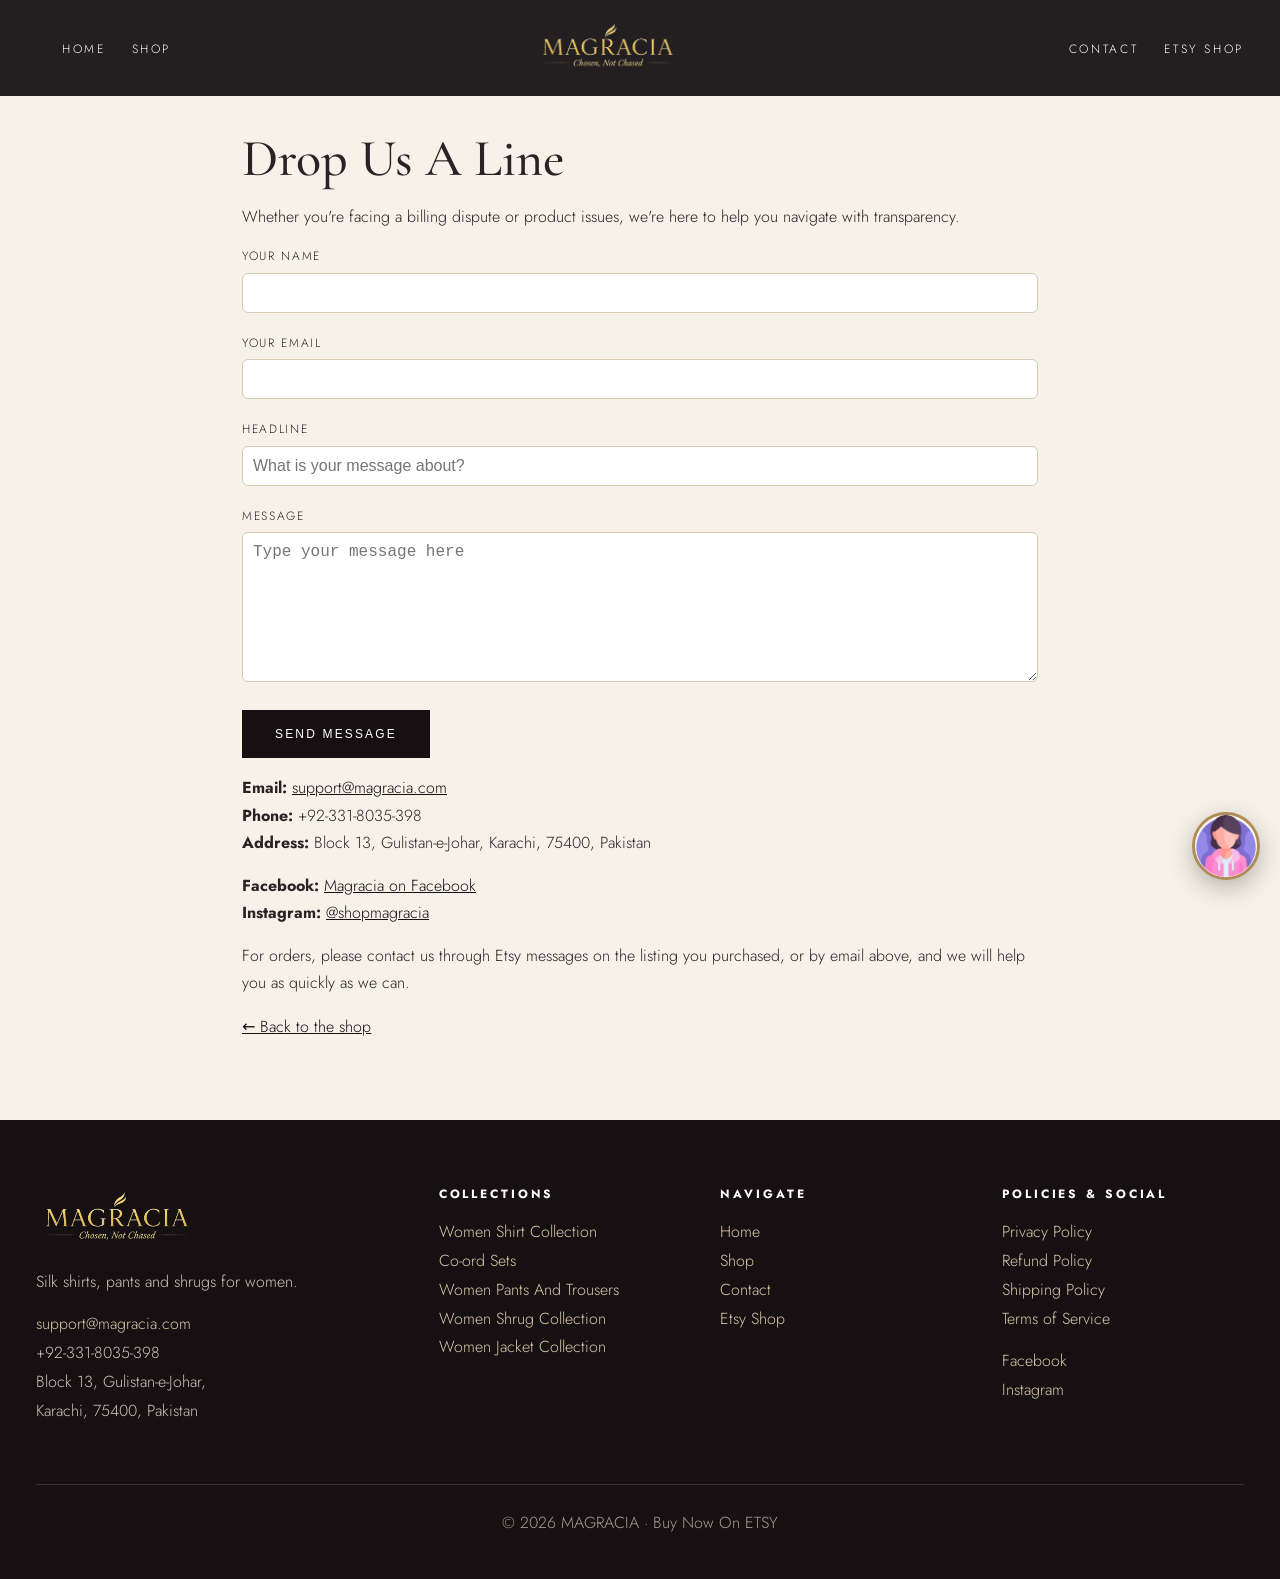
<file: contact.html>
<!doctype html><html lang="en"><head>
<!-- Google tag (gtag.js) -->
<script async src="https://www.googletagmanager.com/gtag/js?id=G-DLKNCWPF5B"></script>
<script>
  window.dataLayer = window.dataLayer || [];
  function gtag(){dataLayer.push(arguments);}
  gtag('js', new Date());

  gtag('config', 'G-DLKNCWPF5B');
</script><meta charset="utf-8"><meta name="viewport" content="width=device-width, initial-scale=1">
<title>Contact Magracia | Silk Shirts, Co-ord Sets, Pants & Shrugs for Women</title><link rel="icon" type="image/png" href="/images/1793279705554-magracia-favicon.png">
<meta name="description" content="Contact Magracia for help with silk shirts, satin co-ord sets, pants and shrugs. Email support@magracia.com or call +92-331-8035-398. Purchases are completed on Etsy.">
<link rel="canonical" href="https://magracia.com/contact.html"><link rel="stylesheet" href="styles.css?v=22">
<style>.contact-form label{display:block;margin:14px 0;font-size:12px;letter-spacing:.14em;text-transform:uppercase}.contact-form input,.contact-form textarea{font-size:16px;letter-spacing:0;text-transform:none}.contact-form textarea{min-height:150px;resize:vertical}.form-status{margin:16px 0;padding:14px 18px;background:#fff;border-left:4px solid #b08d57}.hp{position:absolute;left:-9999px}</style></head>
<body>
<header><button class="menu-btn" aria-label="Open menu" aria-expanded="false" onclick="toggleMenu(this)">☰</button><nav><a href="/">HOME</a><a href="/#collection">SHOP</a></nav><h1 class="logo"><a href="/"><img src="/images/1793279692618-magracia-logo.png" alt="Magracia"></a></h1><nav><a href="contact.html">CONTACT</a><a href="https://www.etsy.com/shop/MagraciaOfficial">ETSY SHOP</a></nav><nav class="mobile-menu" id="mobileMenu"><a href="/">HOME</a><a href="/#collection">SHOP</a><a href="contact.html">CONTACT</a><a href="https://www.etsy.com/shop/MagraciaOfficial">ETSY SHOP</a></nav></header>
<main class="policy"><h1>Drop Us A Line</h1>
<p>Whether you're facing a billing dispute or product issues, we're here to help you navigate with transparency.</p>
<form class="contact-form" id="contactForm">
<label>Your name <input type="text" id="cfName" required autocomplete="name"></label>
<label>Your email <input type="email" id="cfEmail" required autocomplete="email"></label>
<label>Headline <input type="text" id="cfHeadline" required placeholder="What is your message about?"></label>
<label>Message <textarea id="cfMessage" required placeholder="Type your message here"></textarea></label>
<input type="text" id="cfWebsite" class="hp" tabindex="-1" autocomplete="off">
<p><button class="btn" type="submit" id="cfSend">Send Message</button></p>
<p class="form-status" id="cfStatus" hidden></p>
</form>
<script>
document.getElementById('contactForm').addEventListener('submit', async function(e){
  e.preventDefault();
  var name=document.getElementById('cfName').value.trim();
  var email=document.getElementById('cfEmail').value.trim();
  var headline=document.getElementById('cfHeadline').value.trim();
  var message=document.getElementById('cfMessage').value.trim();
  var status=document.getElementById('cfStatus'); status.hidden=false;
  try{
    var r=await fetch('/api/contact',{method:'POST',headers:{'Content-Type':'application/json'},body:JSON.stringify({name:name,email:email,headline:headline,message:message,website:document.getElementById('cfWebsite').value})});
    if(r.ok){ status.textContent='Thank you, your message has been sent. We will reply to '+email+' as soon as we can.'; e.target.reset(); return; }
  }catch(err){}
  var body='Name: '+name+'\nEmail: '+email+'\nHeadline: '+headline+'\n\n'+message;
  window.location.href='mailto:support@magracia.com?subject='+encodeURIComponent(headline)+'&body='+encodeURIComponent(body);
  status.textContent='Direct sending is not set up yet, so your email app has opened with your message addressed to support@magracia.com. Please press Send there to deliver it.';
});
</script>
<p><strong>Email:</strong> <a href="mailto:support@magracia.com">support@magracia.com</a><br>
<strong>Phone:</strong> +92-331-8035-398<br>
<strong>Address:</strong> Block 13, Gulistan-e-Johar, Karachi, 75400, Pakistan</p>
<p><strong>Facebook:</strong> <a href="https://www.facebook.com/profile.php?id=61591413465941">Magracia on Facebook</a><br>
<strong>Instagram:</strong> <a href="https://www.instagram.com/shopmagracia">@shopmagracia</a></p>
<p>For orders, please contact us through Etsy messages on the listing you purchased, or by email above, and we will help you as quickly as we can.</p>
<p><a href="/">← Back to the shop</a></p></main>
<footer><div class="foot"><div><p class="foot-logo"><img src="/images/1793279692618-magracia-logo.png" alt="Magracia"></p><p>Silk shirts, pants and shrugs for women.</p><p><a href="mailto:support@magracia.com">support@magracia.com</a><br>+92-331-8035-398<br>Block 13, Gulistan-e-Johar,<br>Karachi, 75400, Pakistan</p></div><div><h4>Collections</h4><p><a href="/#col-Women%20Shirt%20Collection">Women Shirt Collection</a><br><a href="/#col-Co-ord%20Sets">Co-ord Sets</a><br><a href="/#col-Women%20Pants%20And%20Trousers">Women Pants And Trousers</a><br><a href="/#col-Women%20Shrug%20Collection">Women Shrug Collection</a><br><a href="/#col-Women%20Jacket%20Collection">Women Jacket Collection</a></p></div><div><h4>Navigate</h4><p><a href="/">Home</a><br><a href="/#collection">Shop</a><br><a href="contact.html">Contact</a><br><a href="https://www.etsy.com/shop/MagraciaOfficial">Etsy Shop</a></p></div><div><h4>Policies &amp; Social</h4><p><a href="privacy.html">Privacy Policy</a><br><a href="refund.html">Refund Policy</a><br><a href="shipping.html">Shipping Policy</a><br><a href="terms.html">Terms of Service</a></p><p><a href="https://www.facebook.com/profile.php?id=61591413465941">Facebook</a><br><a href="https://www.instagram.com/shopmagracia">Instagram</a></p></div></div><p class="foot-bottom">© 2026 MAGRACIA · Buy Now On ETSY</p></footer>
<script>function toggleMenu(b){var h=document.querySelector("header"); var open=h.classList.toggle("menu-open"); b.setAttribute("aria-expanded",open); b.textContent=open?"✕":"☰";} document.addEventListener("click",function(e){var h=document.querySelector("header"); if(h&&h.classList.contains("menu-open")&&!h.contains(e.target)){h.classList.remove("menu-open"); var b=document.querySelector(".menu-btn"); if(b){b.setAttribute("aria-expanded","false"); b.textContent="☰";}}});</script><script src="chatbot.js?v=1"></script></body></html>
</file>
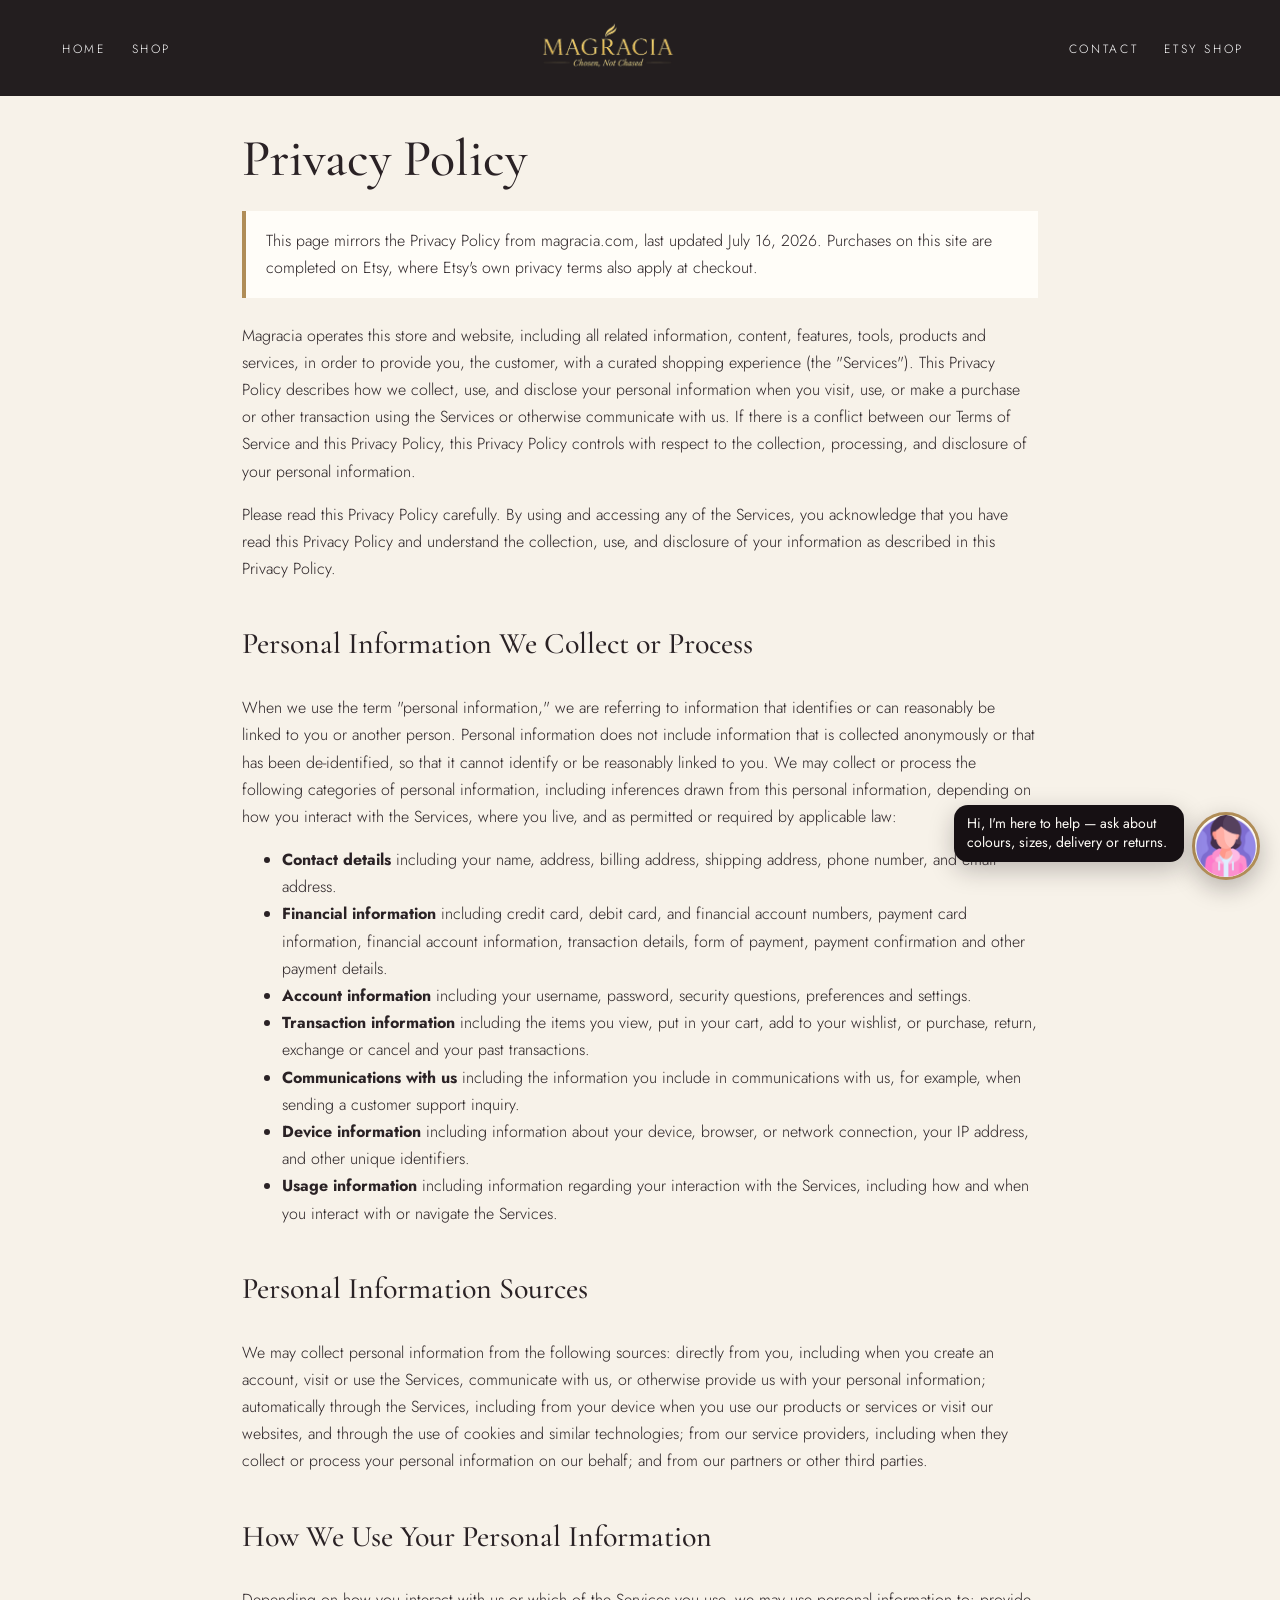
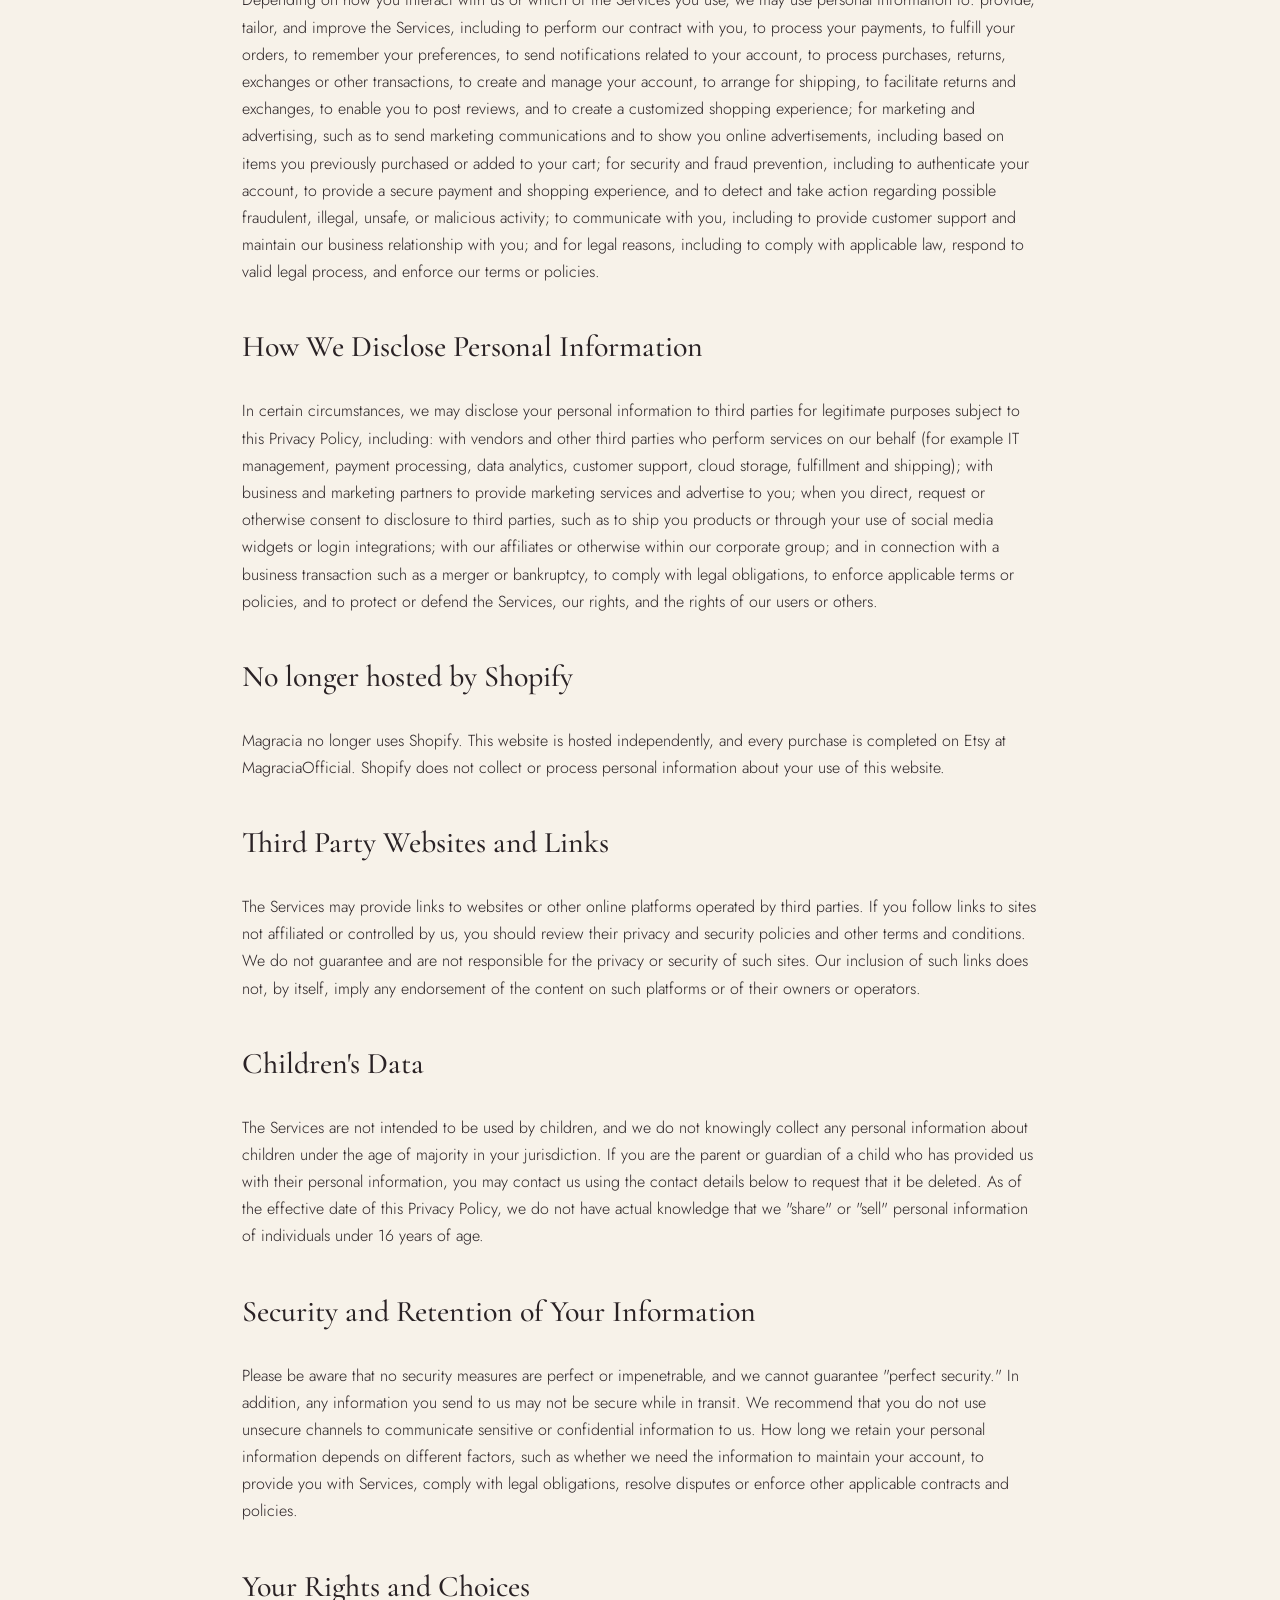
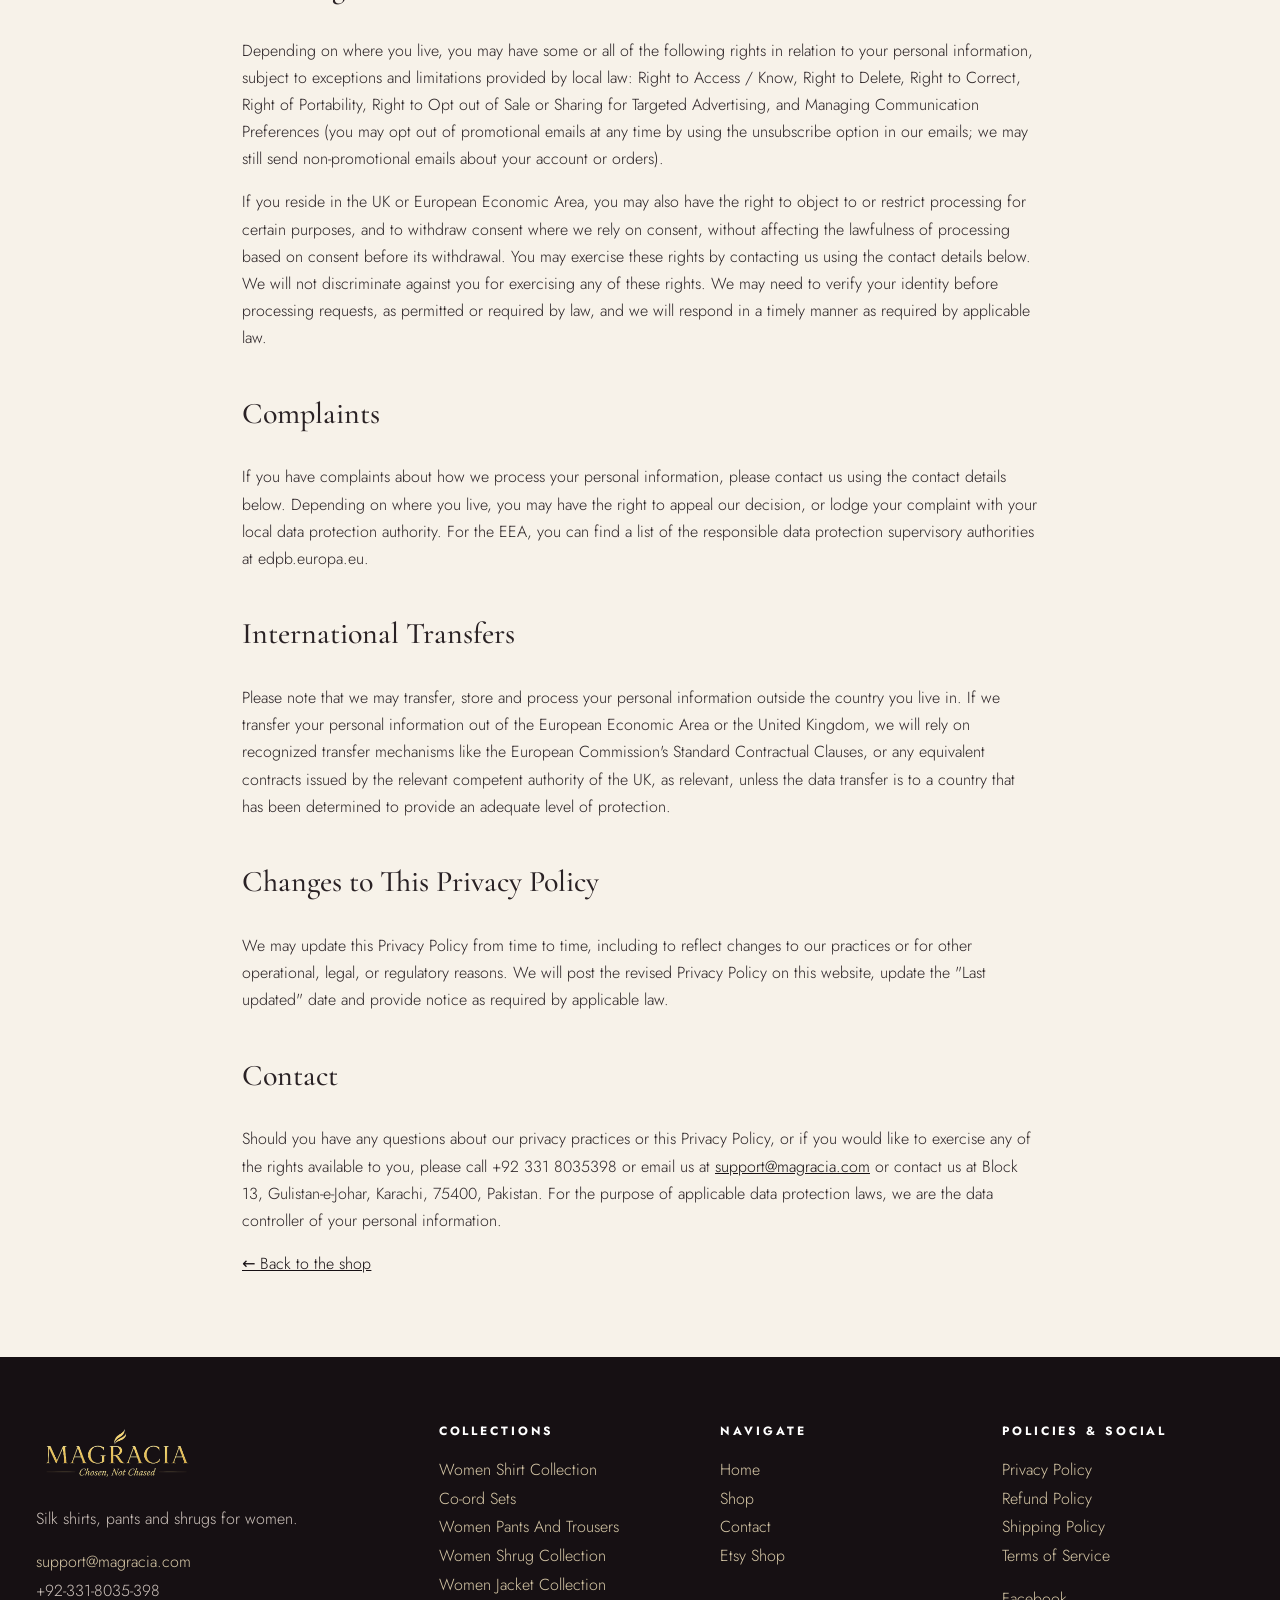
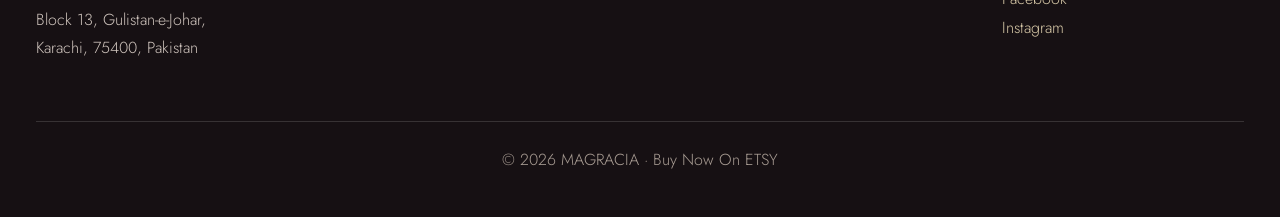
<file: privacy.html>
<!doctype html><html lang="en"><head>
<!-- Google tag (gtag.js) -->
<script async src="https://www.googletagmanager.com/gtag/js?id=G-DLKNCWPF5B"></script>
<script>
  window.dataLayer = window.dataLayer || [];
  function gtag(){dataLayer.push(arguments);}
  gtag('js', new Date());

  gtag('config', 'G-DLKNCWPF5B');
</script><meta charset="utf-8"><meta name="viewport" content="width=device-width, initial-scale=1">
<title>Privacy Policy | Magracia</title><link rel="icon" type="image/png" href="/images/1793279705554-magracia-favicon.png">
<meta name="description" content="Magracia privacy policy: how personal information is collected, used and disclosed when you visit magracia.com. Purchases are completed on Etsy.">
<link rel="canonical" href="https://magracia.com/privacy.html"><link rel="stylesheet" href="styles.css?v=22"></head>
<body>
<header><button class="menu-btn" aria-label="Open menu" aria-expanded="false" onclick="toggleMenu(this)">☰</button><nav><a href="/">HOME</a><a href="/#collection">SHOP</a></nav><h1 class="logo"><a href="/"><img src="/images/1793279692618-magracia-logo.png" alt="Magracia"></a></h1><nav><a href="contact.html">CONTACT</a><a href="https://www.etsy.com/shop/MagraciaOfficial">ETSY SHOP</a></nav><nav class="mobile-menu" id="mobileMenu"><a href="/">HOME</a><a href="/#collection">SHOP</a><a href="contact.html">CONTACT</a><a href="https://www.etsy.com/shop/MagraciaOfficial">ETSY SHOP</a></nav></header>
<main class="policy"><h1>Privacy Policy</h1>
<p class="note">This page mirrors the Privacy Policy from magracia.com, last updated July 16, 2026. Purchases on this site are completed on Etsy, where Etsy's own privacy terms also apply at checkout.</p>
<p>Magracia operates this store and website, including all related information, content, features, tools, products and services, in order to provide you, the customer, with a curated shopping experience (the "Services"). This Privacy Policy describes how we collect, use, and disclose your personal information when you visit, use, or make a purchase or other transaction using the Services or otherwise communicate with us. If there is a conflict between our Terms of Service and this Privacy Policy, this Privacy Policy controls with respect to the collection, processing, and disclosure of your personal information.</p>
<p>Please read this Privacy Policy carefully. By using and accessing any of the Services, you acknowledge that you have read this Privacy Policy and understand the collection, use, and disclosure of your information as described in this Privacy Policy.</p>
<h2>Personal Information We Collect or Process</h2>
<p>When we use the term "personal information," we are referring to information that identifies or can reasonably be linked to you or another person. Personal information does not include information that is collected anonymously or that has been de-identified, so that it cannot identify or be reasonably linked to you. We may collect or process the following categories of personal information, including inferences drawn from this personal information, depending on how you interact with the Services, where you live, and as permitted or required by applicable law:</p>
<ul>
<li><strong>Contact details</strong> including your name, address, billing address, shipping address, phone number, and email address.</li>
<li><strong>Financial information</strong> including credit card, debit card, and financial account numbers, payment card information, financial account information, transaction details, form of payment, payment confirmation and other payment details.</li>
<li><strong>Account information</strong> including your username, password, security questions, preferences and settings.</li>
<li><strong>Transaction information</strong> including the items you view, put in your cart, add to your wishlist, or purchase, return, exchange or cancel and your past transactions.</li>
<li><strong>Communications with us</strong> including the information you include in communications with us, for example, when sending a customer support inquiry.</li>
<li><strong>Device information</strong> including information about your device, browser, or network connection, your IP address, and other unique identifiers.</li>
<li><strong>Usage information</strong> including information regarding your interaction with the Services, including how and when you interact with or navigate the Services.</li>
</ul>
<h2>Personal Information Sources</h2>
<p>We may collect personal information from the following sources: directly from you, including when you create an account, visit or use the Services, communicate with us, or otherwise provide us with your personal information; automatically through the Services, including from your device when you use our products or services or visit our websites, and through the use of cookies and similar technologies; from our service providers, including when they collect or process your personal information on our behalf; and from our partners or other third parties.</p>
<h2>How We Use Your Personal Information</h2>
<p>Depending on how you interact with us or which of the Services you use, we may use personal information to: provide, tailor, and improve the Services, including to perform our contract with you, to process your payments, to fulfill your orders, to remember your preferences, to send notifications related to your account, to process purchases, returns, exchanges or other transactions, to create and manage your account, to arrange for shipping, to facilitate returns and exchanges, to enable you to post reviews, and to create a customized shopping experience; for marketing and advertising, such as to send marketing communications and to show you online advertisements, including based on items you previously purchased or added to your cart; for security and fraud prevention, including to authenticate your account, to provide a secure payment and shopping experience, and to detect and take action regarding possible fraudulent, illegal, unsafe, or malicious activity; to communicate with you, including to provide customer support and maintain our business relationship with you; and for legal reasons, including to comply with applicable law, respond to valid legal process, and enforce our terms or policies.</p>
<h2>How We Disclose Personal Information</h2>
<p>In certain circumstances, we may disclose your personal information to third parties for legitimate purposes subject to this Privacy Policy, including: with vendors and other third parties who perform services on our behalf (for example IT management, payment processing, data analytics, customer support, cloud storage, fulfillment and shipping); with business and marketing partners to provide marketing services and advertise to you; when you direct, request or otherwise consent to disclosure to third parties, such as to ship you products or through your use of social media widgets or login integrations; with our affiliates or otherwise within our corporate group; and in connection with a business transaction such as a merger or bankruptcy, to comply with legal obligations, to enforce applicable terms or policies, and to protect or defend the Services, our rights, and the rights of our users or others.</p>
<h2>No longer hosted by Shopify</h2>
<p>Magracia no longer uses Shopify. This website is hosted independently, and every purchase is completed on Etsy at MagraciaOfficial. Shopify does not collect or process personal information about your use of this website.</p>
<h2>Third Party Websites and Links</h2>
<p>The Services may provide links to websites or other online platforms operated by third parties. If you follow links to sites not affiliated or controlled by us, you should review their privacy and security policies and other terms and conditions. We do not guarantee and are not responsible for the privacy or security of such sites. Our inclusion of such links does not, by itself, imply any endorsement of the content on such platforms or of their owners or operators.</p>
<h2>Children's Data</h2>
<p>The Services are not intended to be used by children, and we do not knowingly collect any personal information about children under the age of majority in your jurisdiction. If you are the parent or guardian of a child who has provided us with their personal information, you may contact us using the contact details below to request that it be deleted. As of the effective date of this Privacy Policy, we do not have actual knowledge that we "share" or "sell" personal information of individuals under 16 years of age.</p>
<h2>Security and Retention of Your Information</h2>
<p>Please be aware that no security measures are perfect or impenetrable, and we cannot guarantee "perfect security." In addition, any information you send to us may not be secure while in transit. We recommend that you do not use unsecure channels to communicate sensitive or confidential information to us. How long we retain your personal information depends on different factors, such as whether we need the information to maintain your account, to provide you with Services, comply with legal obligations, resolve disputes or enforce other applicable contracts and policies.</p>
<h2>Your Rights and Choices</h2>
<p>Depending on where you live, you may have some or all of the following rights in relation to your personal information, subject to exceptions and limitations provided by local law: Right to Access / Know, Right to Delete, Right to Correct, Right of Portability, Right to Opt out of Sale or Sharing for Targeted Advertising, and Managing Communication Preferences (you may opt out of promotional emails at any time by using the unsubscribe option in our emails; we may still send non-promotional emails about your account or orders).</p>
<p>If you reside in the UK or European Economic Area, you may also have the right to object to or restrict processing for certain purposes, and to withdraw consent where we rely on consent, without affecting the lawfulness of processing based on consent before its withdrawal. You may exercise these rights by contacting us using the contact details below. We will not discriminate against you for exercising any of these rights. We may need to verify your identity before processing requests, as permitted or required by law, and we will respond in a timely manner as required by applicable law.</p>
<h2>Complaints</h2>
<p>If you have complaints about how we process your personal information, please contact us using the contact details below. Depending on where you live, you may have the right to appeal our decision, or lodge your complaint with your local data protection authority. For the EEA, you can find a list of the responsible data protection supervisory authorities at edpb.europa.eu.</p>
<h2>International Transfers</h2>
<p>Please note that we may transfer, store and process your personal information outside the country you live in. If we transfer your personal information out of the European Economic Area or the United Kingdom, we will rely on recognized transfer mechanisms like the European Commission's Standard Contractual Clauses, or any equivalent contracts issued by the relevant competent authority of the UK, as relevant, unless the data transfer is to a country that has been determined to provide an adequate level of protection.</p>
<h2>Changes to This Privacy Policy</h2>
<p>We may update this Privacy Policy from time to time, including to reflect changes to our practices or for other operational, legal, or regulatory reasons. We will post the revised Privacy Policy on this website, update the "Last updated" date and provide notice as required by applicable law.</p>
<h2>Contact</h2>
<p>Should you have any questions about our privacy practices or this Privacy Policy, or if you would like to exercise any of the rights available to you, please call +92 331 8035398 or email us at <a href="mailto:support@magracia.com">support@magracia.com</a> or contact us at Block 13, Gulistan-e-Johar, Karachi, 75400, Pakistan. For the purpose of applicable data protection laws, we are the data controller of your personal information.</p>
<p><a href="/">← Back to the shop</a></p></main>
<footer><div class="foot"><div><p class="foot-logo"><img src="/images/1793279692618-magracia-logo.png" alt="Magracia"></p><p>Silk shirts, pants and shrugs for women.</p><p><a href="mailto:support@magracia.com">support@magracia.com</a><br>+92-331-8035-398<br>Block 13, Gulistan-e-Johar,<br>Karachi, 75400, Pakistan</p></div><div><h4>Collections</h4><p><a href="/#col-Women%20Shirt%20Collection">Women Shirt Collection</a><br><a href="/#col-Co-ord%20Sets">Co-ord Sets</a><br><a href="/#col-Women%20Pants%20And%20Trousers">Women Pants And Trousers</a><br><a href="/#col-Women%20Shrug%20Collection">Women Shrug Collection</a><br><a href="/#col-Women%20Jacket%20Collection">Women Jacket Collection</a></p></div><div><h4>Navigate</h4><p><a href="/">Home</a><br><a href="/#collection">Shop</a><br><a href="contact.html">Contact</a><br><a href="https://www.etsy.com/shop/MagraciaOfficial">Etsy Shop</a></p></div><div><h4>Policies &amp; Social</h4><p><a href="privacy.html">Privacy Policy</a><br><a href="refund.html">Refund Policy</a><br><a href="shipping.html">Shipping Policy</a><br><a href="terms.html">Terms of Service</a></p><p><a href="https://www.facebook.com/profile.php?id=61591413465941">Facebook</a><br><a href="https://www.instagram.com/shopmagracia">Instagram</a></p></div></div><p class="foot-bottom">© 2026 MAGRACIA · Buy Now On ETSY</p></footer>
<script>function toggleMenu(b){var h=document.querySelector("header"); var open=h.classList.toggle("menu-open"); b.setAttribute("aria-expanded",open); b.textContent=open?"✕":"☰";} document.addEventListener("click",function(e){var h=document.querySelector("header"); if(h&&h.classList.contains("menu-open")&&!h.contains(e.target)){h.classList.remove("menu-open"); var b=document.querySelector(".menu-btn"); if(b){b.setAttribute("aria-expanded","false"); b.textContent="☰";}}});</script><script src="chatbot.js?v=1"></script></body></html>
</file>
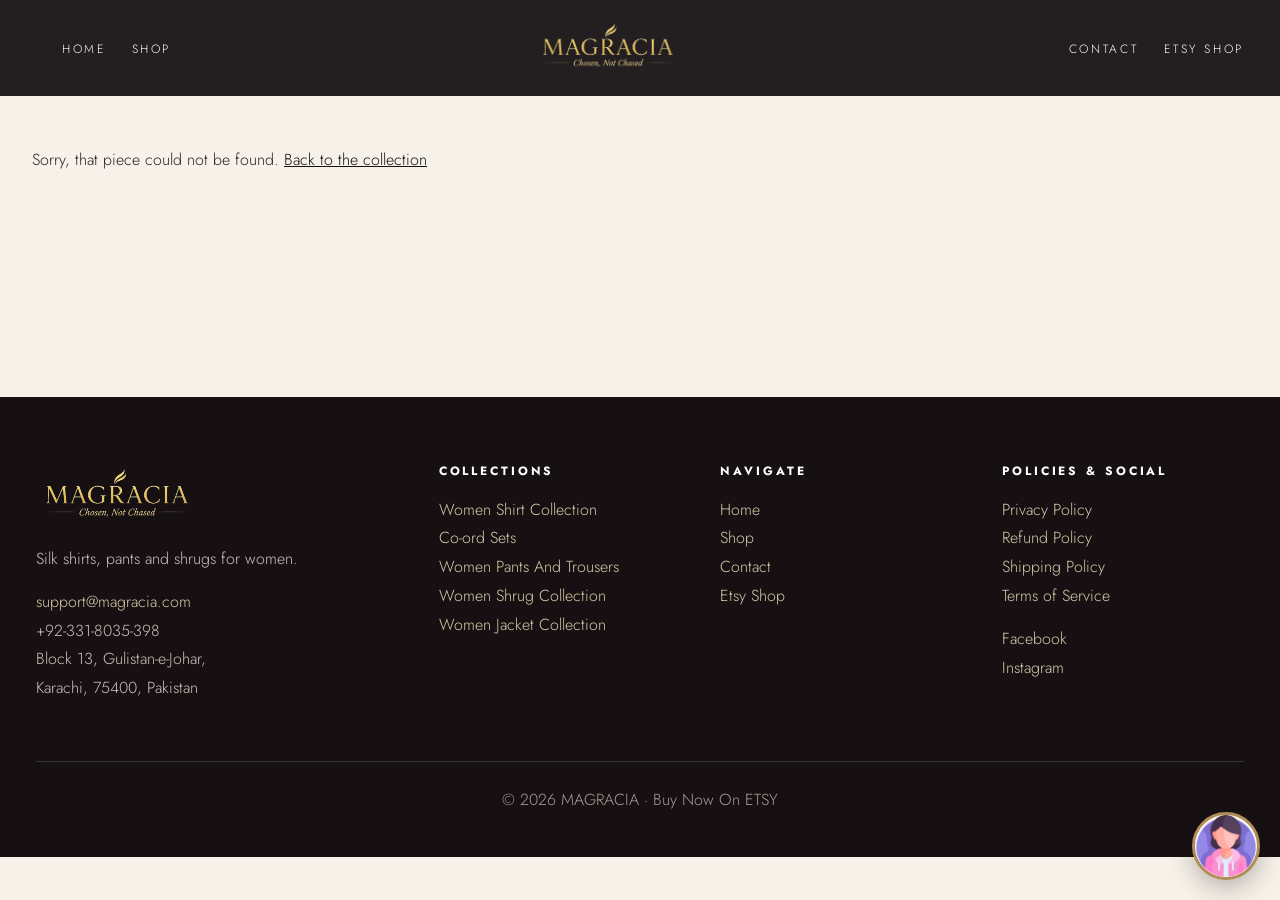
<file: product-page.html>
<!doctype html><html lang="en"><head>
<!-- Google tag (gtag.js) -->
<script async src="https://www.googletagmanager.com/gtag/js?id=G-DLKNCWPF5B"></script>
<script>
  window.dataLayer = window.dataLayer || [];
  function gtag(){dataLayer.push(arguments);}
  gtag('js', new Date());

  gtag('config', 'G-DLKNCWPF5B');
</script><meta charset="utf-8"><meta name="viewport" content="width=device-width, initial-scale=1">
<title>Magracia | Product</title><link rel="icon" type="image/png" href="/images/1793279705554-magracia-favicon.png"><meta name="description" content="Magracia women's clothing: silk shirts, satin co-ord sets, pants and shrugs. Browse the piece, then buy on Etsy."><link rel="canonical" href="https://magracia.com/"><link rel="stylesheet" href="styles.css?v=22"></head>
<body>
<header><button class="menu-btn" aria-label="Open menu" aria-expanded="false" onclick="toggleMenu(this)">☰</button><nav><a href="/">HOME</a><a href="/#collection">SHOP</a></nav><h1 class="logo"><a href="/"><img src="/images/1793279692618-magracia-logo.png" alt="Magracia"></a></h1><nav><a href="contact.html">CONTACT</a><a href="https://www.etsy.com/shop/MagraciaOfficial">ETSY SHOP</a></nav><nav class="mobile-menu" id="mobileMenu"><a href="/">HOME</a><a href="/#collection">SHOP</a><a href="contact.html">CONTACT</a><a href="https://www.etsy.com/shop/MagraciaOfficial">ETSY SHOP</a></nav></header>
<main><div id="product" class="product"><p>Loading…</p></div><div class="wrap"><section id="related"></section></div></main>
<footer><div class="foot"><div><p class="foot-logo"><img src="/images/1793279692618-magracia-logo.png" alt="Magracia"></p><p>Silk shirts, pants and shrugs for women.</p><p><a href="mailto:support@magracia.com">support@magracia.com</a><br>+92-331-8035-398<br>Block 13, Gulistan-e-Johar,<br>Karachi, 75400, Pakistan</p></div><div><h4>Collections</h4><p><a href="/#col-Women%20Shirt%20Collection">Women Shirt Collection</a><br><a href="/#col-Co-ord%20Sets">Co-ord Sets</a><br><a href="/#col-Women%20Pants%20And%20Trousers">Women Pants And Trousers</a><br><a href="/#col-Women%20Shrug%20Collection">Women Shrug Collection</a><br><a href="/#col-Women%20Jacket%20Collection">Women Jacket Collection</a></p></div><div><h4>Navigate</h4><p><a href="/">Home</a><br><a href="/#collection">Shop</a><br><a href="contact.html">Contact</a><br><a href="https://www.etsy.com/shop/MagraciaOfficial">Etsy Shop</a></p></div><div><h4>Policies &amp; Social</h4><p><a href="privacy.html">Privacy Policy</a><br><a href="refund.html">Refund Policy</a><br><a href="shipping.html">Shipping Policy</a><br><a href="terms.html">Terms of Service</a></p><p><a href="https://www.facebook.com/profile.php?id=61591413465941">Facebook</a><br><a href="https://www.instagram.com/shopmagracia">Instagram</a></p></div></div><p class="foot-bottom">© 2026 MAGRACIA · Buy Now On ETSY</p></footer>
<script>
const handle=new URLSearchParams(location.search).get('handle');
fetch('products.json?v=9').then(r=>r.json()).then(products=>{
  const p=products.find(x=>x.handle===handle);
  if(!p){document.getElementById('product').innerHTML='<p>Sorry, that piece could not be found. <a href="/">Back to the collection</a></p>';return}
  // SEO: per-product title, description and structured data (no prices on this site, so no Offer price)
  const seoTitle=p.seo_title||('Magracia | '+p.title+' - '+p.collection);
  const seoDesc=p.seo_description||(p.title+' from Magracia '+p.collection+'. Colours: '+(p.colours||[]).join(', ')+'. Sizes: '+(p.sizes||[]).join(', ')+'. Buy on Etsy.');
  document.title=seoTitle;
  document.querySelector('meta[name="description"]').setAttribute('content',seoDesc);
  document.querySelector('link[rel="canonical"]').setAttribute('href','https://magracia.com/product.html?handle='+encodeURIComponent(p.handle));
  const ld=document.createElement('script'); ld.type='application/ld+json';
  ld.text=JSON.stringify({"@context":"https://schema.org","@type":"Product","name":p.title,"description":seoDesc,"image":p.images||[],"category":p.collection,"brand":{"@type":"Brand","name":"Magracia"},"url":'https://magracia.com/product.html?handle='+p.handle});
  document.head.appendChild(ld);
  let colour=p.colours[0], mainIdx=0;
  function br(s){return (s||'').replace(/\n/g,'<br>')}
  function stockText(){const vs=(p.variants||[]).filter(v=>v.colour===colour); if(!vs.length) return 'In stock'; return vs.some(v=>v.stock===null||v.stock===undefined||v.stock>0)?'In stock':'Out of stock'}
  // Colour -> image: image_colours is parallel to images; '' means the photo is shown for every colour.
  function visibleImages(){const all=(p.images||[]).map((im,i)=>({src:im,idx:i})); if(p.show_all_photos) return all; return all.filter(o=>!p.image_colours||!p.image_colours[o.idx]||p.image_colours[o.idx]===colour)}
  function videoBlock(){
    if(!p.videos||!p.videos.length) return '';
    return p.videos.map(v=>{
      if(/youtube\.com|youtu\.be/.test(v)){const id=(v.match(/(?:v=|youtu\.be\/)([A-Za-z0-9_-]{6,})/)||[])[1]; if(id) return '<div style="margin:16px 0"><iframe width="100%" height="360" src="https://www.youtube.com/embed/'+id+'" frameborder="0" allowfullscreen title="'+p.title.replace(/"/g,'')+' video"></iframe></div>';}
      if(/\.(mp4|webm|mov)(\?|$)/i.test(v)) return '<div style="margin:16px 0"><video controls preload="metadata" style="width:100%" poster="'+(p.images[0]||'')+'"><source src="'+v+'"></video></div>';
      return '<p><a href="'+v+'">Watch the video for '+p.title.replace(/"/g,'')+'</a></p>';
    }).join('');
  }
  function render(){
    const vis=visibleImages(); if(mainIdx>=vis.length) mainIdx=0; const main=vis.length?vis[mainIdx].src:(p.images[0]||'');
    document.getElementById('product').innerHTML=
    '<div class="gallery"><div class="mainwrap"><img class="main" id="mainImg" src="'+main+'" alt="'+p.title.replace(/"/g,'')+' in '+colour+'"><button class="galnav prev" aria-label="Previous photo" onclick="prevMain()">‹</button><button class="galnav next" aria-label="Next photo" onclick="nextMain()">›</button><span class="galcount" id="galCount">'+(vis.length?(mainIdx+1)+' / '+vis.length:'')+'</span></div><div class="thumbs" id="thumbs">'+vis.map((o,i)=>'<img src="'+o.src+'" alt="'+p.title.replace(/"/g,'')+' photo '+(i+1)+'" class="'+(i===mainIdx?'active':'')+'" onclick="setMain('+i+')">').join('')+'</div><p class="img-note">Please note: the actual product may appear slightly different from the images due to lighting and camera settings.</p></div>'+
    '<div><p class="stock" id="stockLine">● '+stockText()+'</p><h1 class="ptitle">'+p.title+'</h1><p>'+br(p.description)+'</p>'+
    (p.styling&&p.styling.length?'<h3>Styling</h3><ul>'+p.styling.map(s=>'<li>'+s+'</li>').join('')+'</ul>':'')+
    videoBlock()+
    '<div class="picker"><strong>Colour:</strong> '+p.colours.map(c=>'<button class="'+(c===colour?'sel':'')+'" onclick="setColour(\''+c.replace(/'/g,'')+'\')">'+c+'</button>').join('')+'</div>'+
    '<div class="picker"><strong>Size:</strong> '+p.sizes.map(s=>'<span class="size-view">'+s+'</span>').join('')+'<span class="size-note">Sizes shown for reference — choose your size on Etsy.</span></div>'+
    '<div class="badges"><div class="badge">♡<br>Made with care</div><div class="badge">◈<br>Great value</div></div>'+
    '<details open><summary>Custom Sizing</summary><p>'+br(p.custom_sizing)+'</p></details>'+
    (p.size_chart?'<details open><summary>Size Chart</summary><p><a href="'+p.size_chart+'" target="_blank" rel="noopener"><img src="'+p.size_chart+'" alt="'+p.title.replace(/"/g,'')+' size chart" style="width:100%;height:auto;border:1px solid #e5dcc3"></a><br><a href="'+p.size_chart+'" target="_blank" rel="noopener">Open the size chart full size →</a></p></details>':'')+
    '<details><summary>Details</summary><p>'+br(p.details)+'</p></details>'+
    '<details><summary>Shipping &amp; Returns</summary><p>'+br(p.shipping_returns)+'</p></details>'+
    '<p><a class="btn buy" href="'+p.etsy_url+'">BUY NOW ON ETSY</a></p><p><a href="/#collection">← Back to the collection</a></p></div>';
  }
  window.setColour=c=>{colour=c; if(p.show_all_photos){const vis=visibleImages(); const j=vis.findIndex(o=>(p.image_colours||[])[o.idx]===c); mainIdx=j>=0?j:0;} else mainIdx=0; render()};
  window.setMain=i=>{const vis=visibleImages(); if(!vis.length) return; mainIdx=(i+vis.length)%vis.length; const m=document.getElementById('mainImg'); if(m) m.src=vis[mainIdx].src; const c=document.getElementById('galCount'); if(c) c.textContent=(mainIdx+1)+' / '+vis.length; document.querySelectorAll('.thumbs img').forEach((x,j)=>x.classList.toggle('active',j===mainIdx)); const act=document.querySelector('.thumbs img.active'); if(act) act.scrollIntoView({block:'nearest',inline:'center'})};
  window.nextMain=()=>setMain(mainIdx+1); window.prevMain=()=>setMain(mainIdx-1);
  render();
  const rel=products.filter(x=>x.collection===p.collection&&x.handle!==p.handle).slice(0,4);
  document.getElementById('related').innerHTML='<h2 class="sec">More in '+p.collection+'</h2><div class="grid">'+rel.map(x=>'<article class="card"><a href="product.html?handle='+encodeURIComponent(x.handle)+'"><div class="imgwrap"><img src="'+(x.images[0]||'')+'" alt="'+x.title+' - '+x.collection+'" loading="lazy"></div></a><div class="card-body"><span class="label">'+x.collection+'</span><h3>'+x.title+'</h3><a class="viewlink" href="product.html?handle='+encodeURIComponent(x.handle)+'">View Piece →</a></div></article>').join('')+'</div>';
});
</script><script>function toggleMenu(b){var h=document.querySelector("header"); var open=h.classList.toggle("menu-open"); b.setAttribute("aria-expanded",open); b.textContent=open?"✕":"☰";} document.addEventListener("click",function(e){var h=document.querySelector("header"); if(h&&h.classList.contains("menu-open")&&!h.contains(e.target)){h.classList.remove("menu-open"); var b=document.querySelector(".menu-btn"); if(b){b.setAttribute("aria-expanded","false"); b.textContent="☰";}}});</script><script src="chatbot.js?v=1"></script></body></html>
</file>
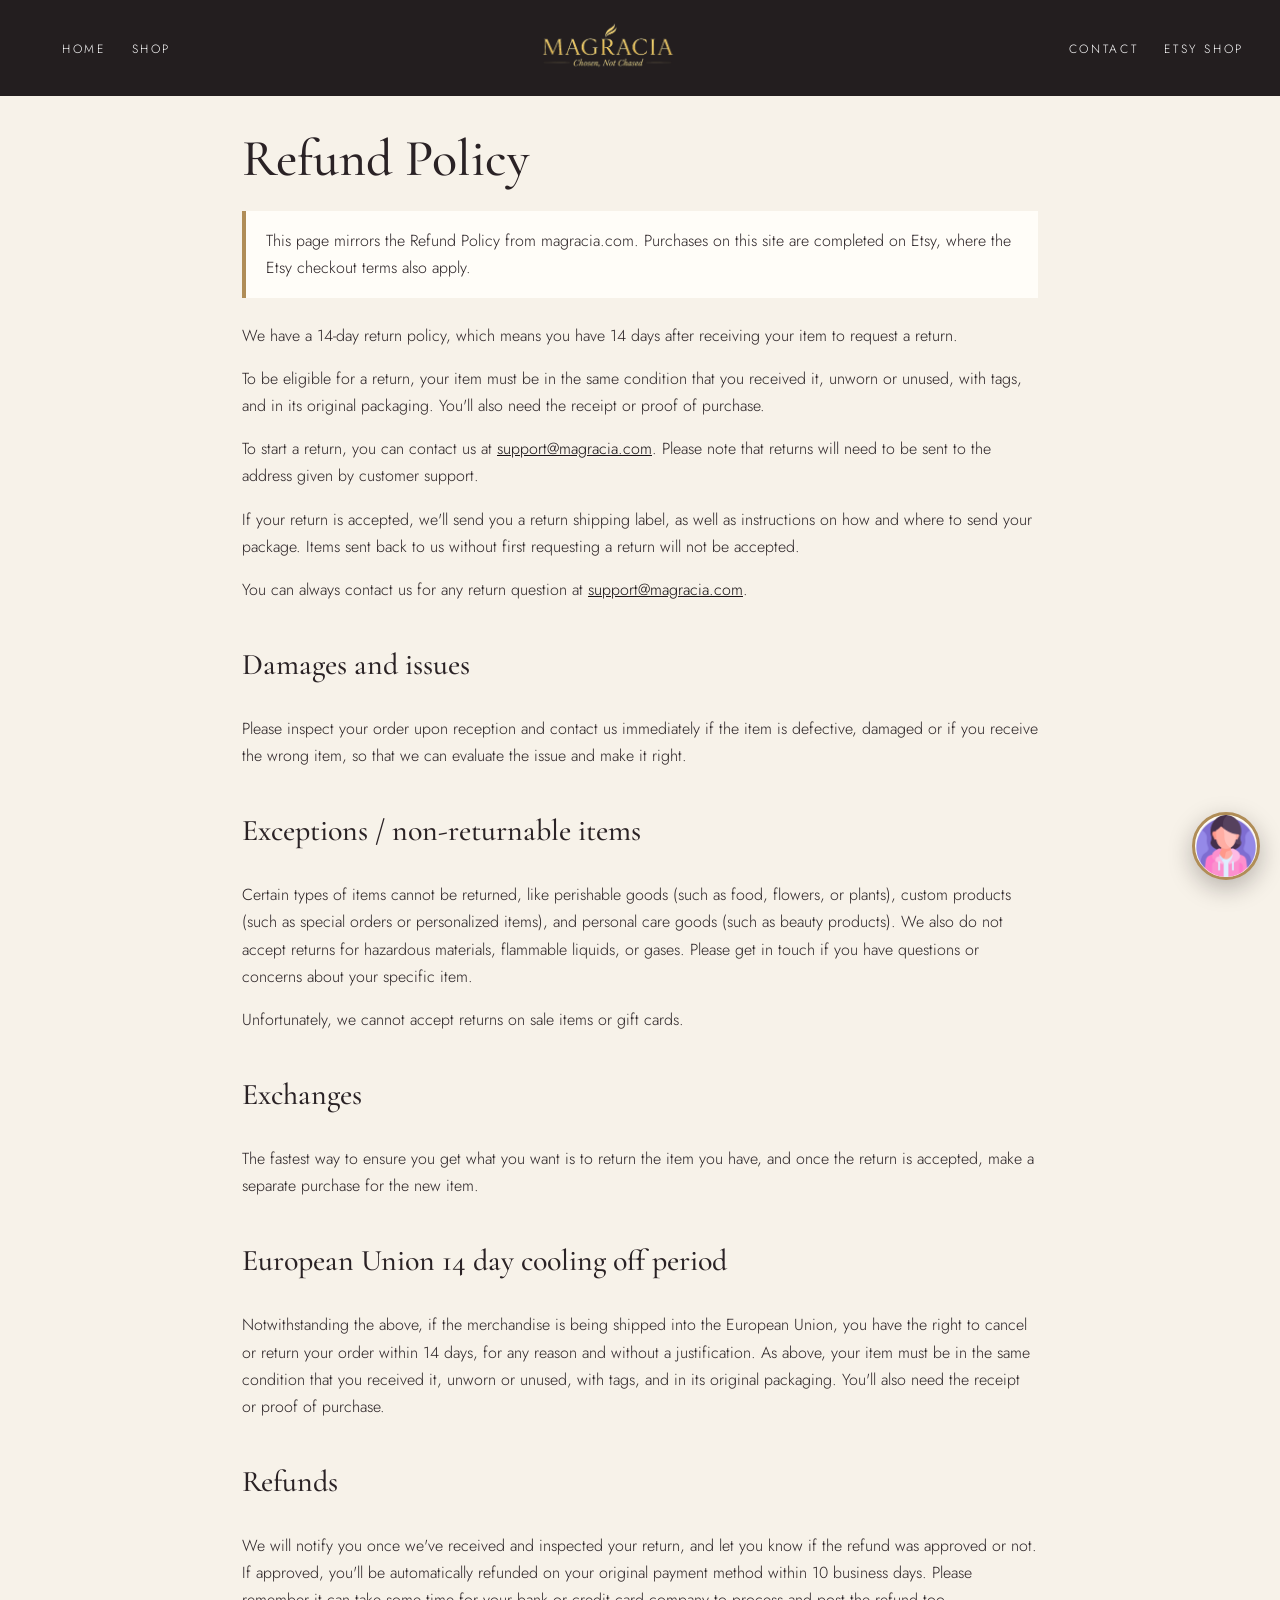
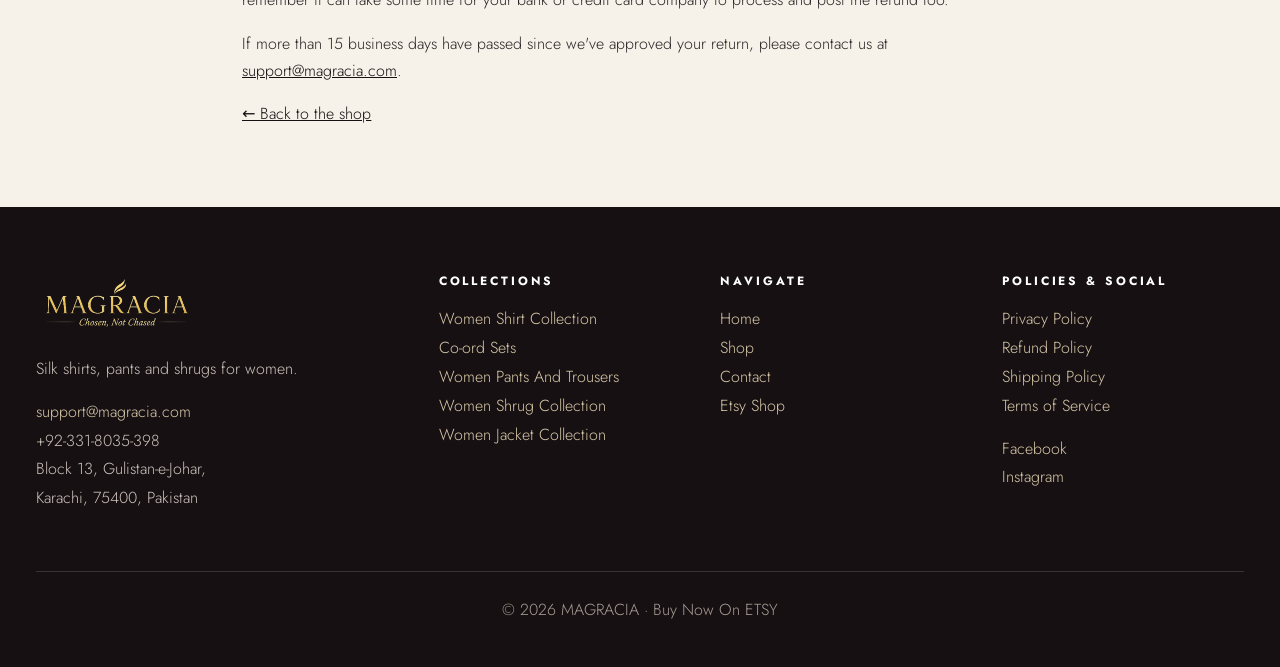
<file: refund.html>
<!doctype html><html lang="en"><head>
<!-- Google tag (gtag.js) -->
<script async src="https://www.googletagmanager.com/gtag/js?id=G-DLKNCWPF5B"></script>
<script>
  window.dataLayer = window.dataLayer || [];
  function gtag(){dataLayer.push(arguments);}
  gtag('js', new Date());

  gtag('config', 'G-DLKNCWPF5B');
</script><meta charset="utf-8"><meta name="viewport" content="width=device-width, initial-scale=1">
<title>Refund Policy | Magracia</title><link rel="icon" type="image/png" href="/images/1793279705554-magracia-favicon.png">
<meta name="description" content="Magracia refund and return policy: 14-day returns, eligibility, damages and exchanges. Purchases are completed on Etsy.">
<link rel="canonical" href="https://magracia.com/refund.html"><link rel="stylesheet" href="styles.css?v=22"></head>
<body>
<header><button class="menu-btn" aria-label="Open menu" aria-expanded="false" onclick="toggleMenu(this)">☰</button><nav><a href="/">HOME</a><a href="/#collection">SHOP</a></nav><h1 class="logo"><a href="/"><img src="/images/1793279692618-magracia-logo.png" alt="Magracia"></a></h1><nav><a href="contact.html">CONTACT</a><a href="https://www.etsy.com/shop/MagraciaOfficial">ETSY SHOP</a></nav><nav class="mobile-menu" id="mobileMenu"><a href="/">HOME</a><a href="/#collection">SHOP</a><a href="contact.html">CONTACT</a><a href="https://www.etsy.com/shop/MagraciaOfficial">ETSY SHOP</a></nav></header>
<main class="policy"><h1>Refund Policy</h1>
<p class="note">This page mirrors the Refund Policy from magracia.com. Purchases on this site are completed on Etsy, where the Etsy checkout terms also apply.</p>
<p>We have a 14-day return policy, which means you have 14 days after receiving your item to request a return.</p>
<p>To be eligible for a return, your item must be in the same condition that you received it, unworn or unused, with tags, and in its original packaging. You'll also need the receipt or proof of purchase.</p>
<p>To start a return, you can contact us at <a href="mailto:support@magracia.com">support@magracia.com</a>. Please note that returns will need to be sent to the address given by customer support.</p>
<p>If your return is accepted, we'll send you a return shipping label, as well as instructions on how and where to send your package. Items sent back to us without first requesting a return will not be accepted.</p>
<p>You can always contact us for any return question at <a href="mailto:support@magracia.com">support@magracia.com</a>.</p>
<h2>Damages and issues</h2>
<p>Please inspect your order upon reception and contact us immediately if the item is defective, damaged or if you receive the wrong item, so that we can evaluate the issue and make it right.</p>
<h2>Exceptions / non-returnable items</h2>
<p>Certain types of items cannot be returned, like perishable goods (such as food, flowers, or plants), custom products (such as special orders or personalized items), and personal care goods (such as beauty products). We also do not accept returns for hazardous materials, flammable liquids, or gases. Please get in touch if you have questions or concerns about your specific item.</p>
<p>Unfortunately, we cannot accept returns on sale items or gift cards.</p>
<h2>Exchanges</h2>
<p>The fastest way to ensure you get what you want is to return the item you have, and once the return is accepted, make a separate purchase for the new item.</p>
<h2>European Union 14 day cooling off period</h2>
<p>Notwithstanding the above, if the merchandise is being shipped into the European Union, you have the right to cancel or return your order within 14 days, for any reason and without a justification. As above, your item must be in the same condition that you received it, unworn or unused, with tags, and in its original packaging. You'll also need the receipt or proof of purchase.</p>
<h2>Refunds</h2>
<p>We will notify you once we've received and inspected your return, and let you know if the refund was approved or not. If approved, you'll be automatically refunded on your original payment method within 10 business days. Please remember it can take some time for your bank or credit card company to process and post the refund too.</p>
<p>If more than 15 business days have passed since we've approved your return, please contact us at <a href="mailto:support@magracia.com">support@magracia.com</a>.</p>
<p><a href="/">← Back to the shop</a></p></main>
<footer><div class="foot"><div><p class="foot-logo"><img src="/images/1793279692618-magracia-logo.png" alt="Magracia"></p><p>Silk shirts, pants and shrugs for women.</p><p><a href="mailto:support@magracia.com">support@magracia.com</a><br>+92-331-8035-398<br>Block 13, Gulistan-e-Johar,<br>Karachi, 75400, Pakistan</p></div><div><h4>Collections</h4><p><a href="/#col-Women%20Shirt%20Collection">Women Shirt Collection</a><br><a href="/#col-Co-ord%20Sets">Co-ord Sets</a><br><a href="/#col-Women%20Pants%20And%20Trousers">Women Pants And Trousers</a><br><a href="/#col-Women%20Shrug%20Collection">Women Shrug Collection</a><br><a href="/#col-Women%20Jacket%20Collection">Women Jacket Collection</a></p></div><div><h4>Navigate</h4><p><a href="/">Home</a><br><a href="/#collection">Shop</a><br><a href="contact.html">Contact</a><br><a href="https://www.etsy.com/shop/MagraciaOfficial">Etsy Shop</a></p></div><div><h4>Policies &amp; Social</h4><p><a href="privacy.html">Privacy Policy</a><br><a href="refund.html">Refund Policy</a><br><a href="shipping.html">Shipping Policy</a><br><a href="terms.html">Terms of Service</a></p><p><a href="https://www.facebook.com/profile.php?id=61591413465941">Facebook</a><br><a href="https://www.instagram.com/shopmagracia">Instagram</a></p></div></div><p class="foot-bottom">© 2026 MAGRACIA · Buy Now On ETSY</p></footer>
<script>function toggleMenu(b){var h=document.querySelector("header"); var open=h.classList.toggle("menu-open"); b.setAttribute("aria-expanded",open); b.textContent=open?"✕":"☰";} document.addEventListener("click",function(e){var h=document.querySelector("header"); if(h&&h.classList.contains("menu-open")&&!h.contains(e.target)){h.classList.remove("menu-open"); var b=document.querySelector(".menu-btn"); if(b){b.setAttribute("aria-expanded","false"); b.textContent="☰";}}});</script><script src="chatbot.js?v=1"></script></body></html>
</file>
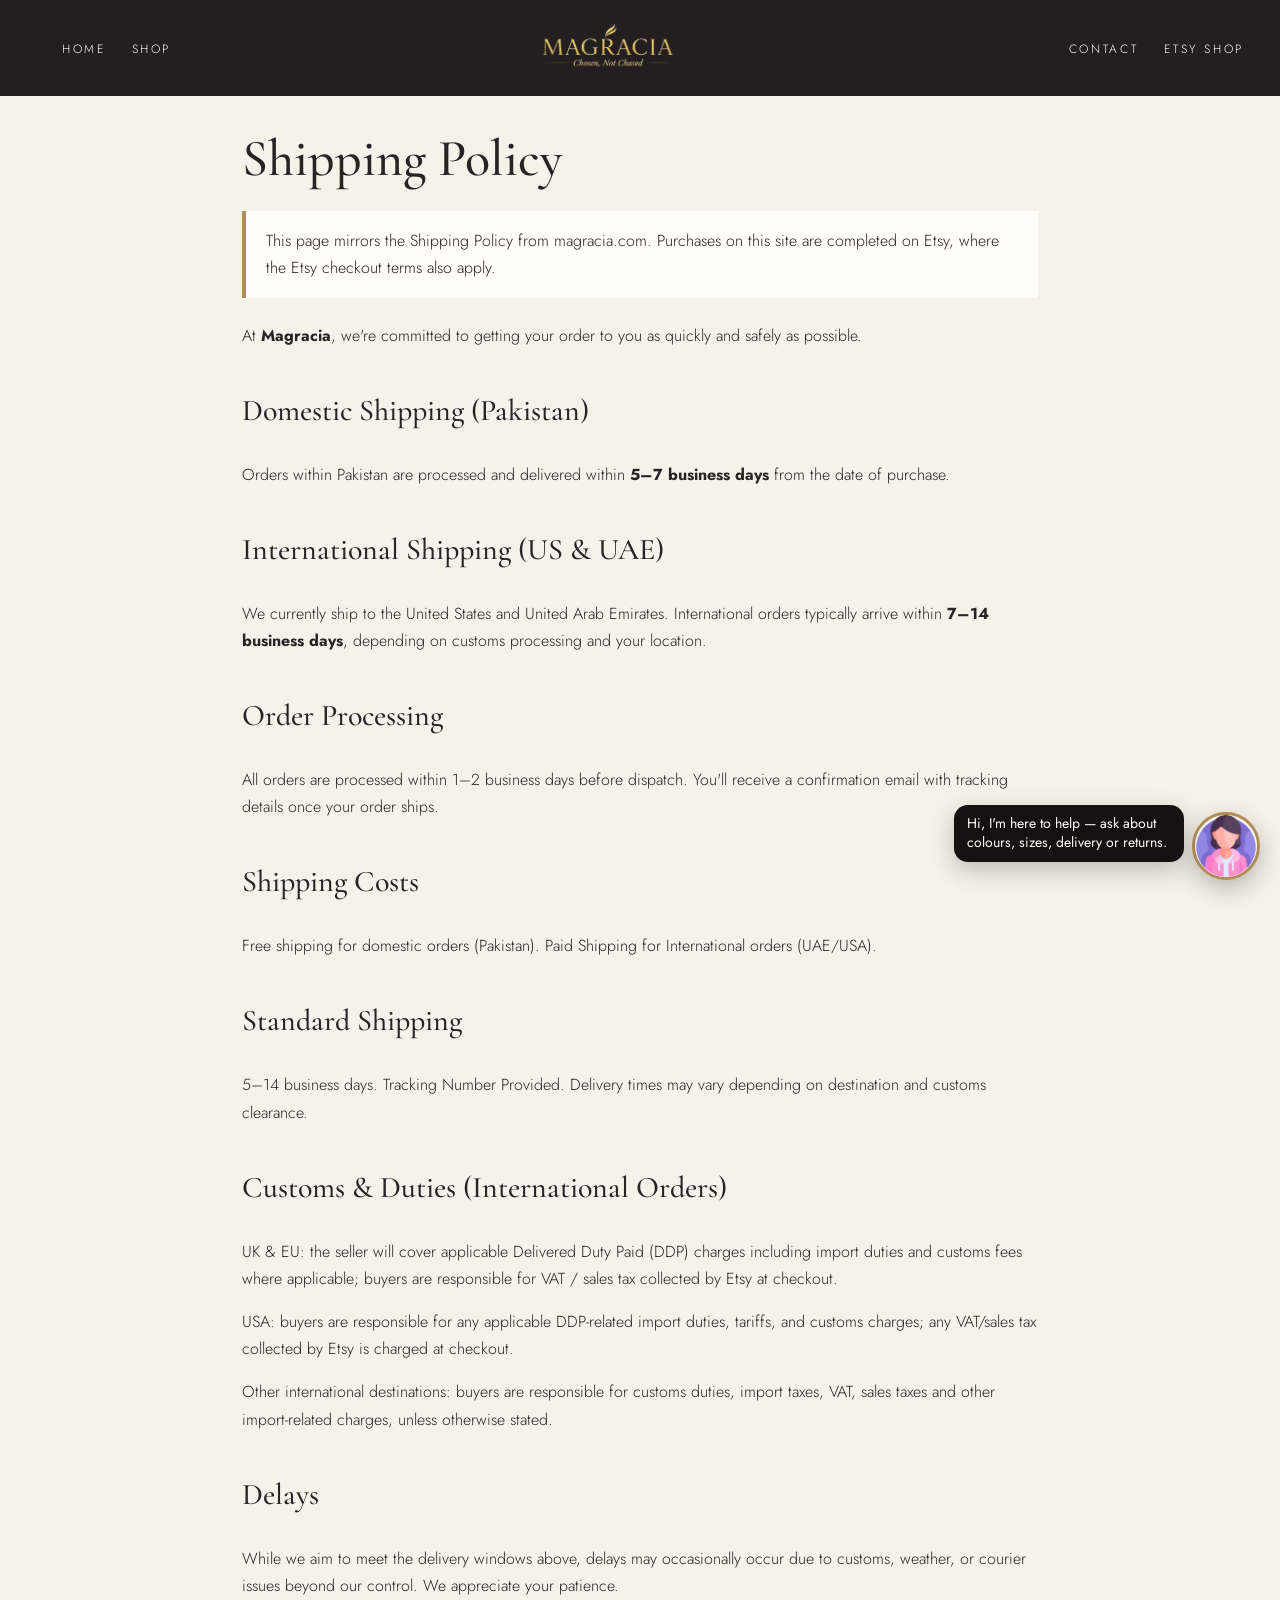
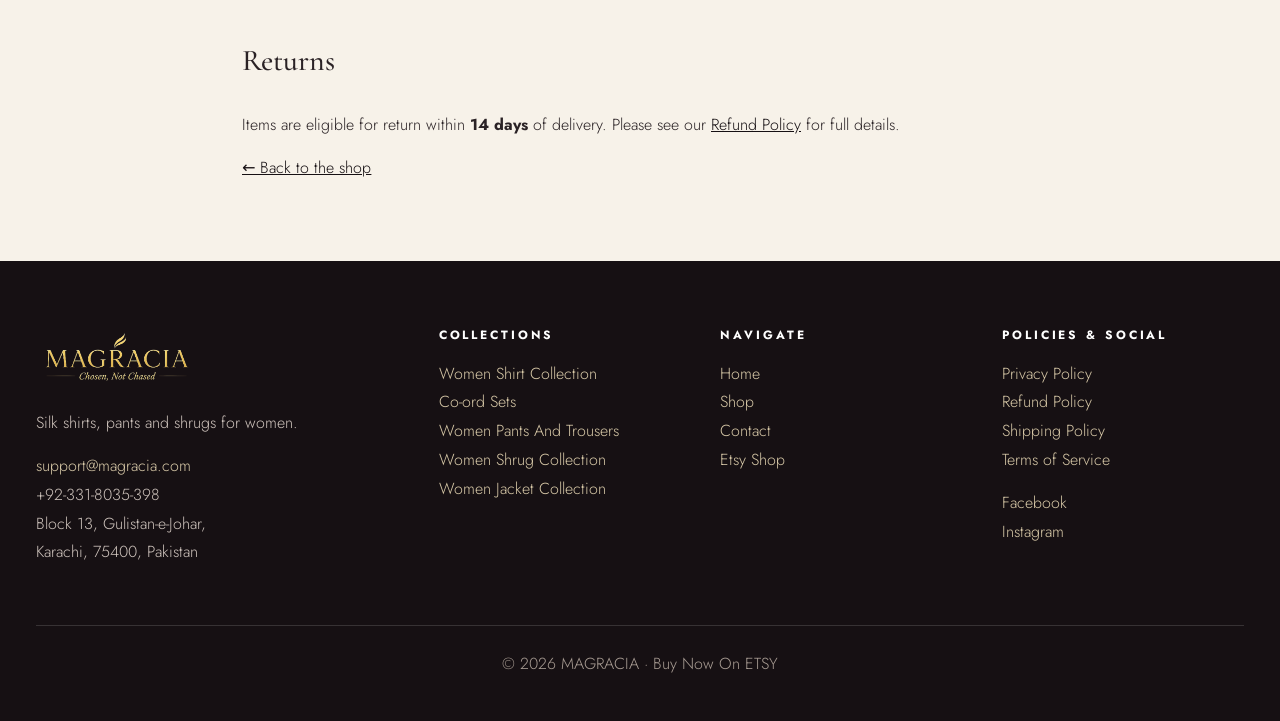
<file: shipping.html>
<!doctype html><html lang="en"><head>
<!-- Google tag (gtag.js) -->
<script async src="https://www.googletagmanager.com/gtag/js?id=G-DLKNCWPF5B"></script>
<script>
  window.dataLayer = window.dataLayer || [];
  function gtag(){dataLayer.push(arguments);}
  gtag('js', new Date());

  gtag('config', 'G-DLKNCWPF5B');
</script><meta charset="utf-8"><meta name="viewport" content="width=device-width, initial-scale=1">
<title>Shipping Policy | Magracia</title><link rel="icon" type="image/png" href="/images/1793279705554-magracia-favicon.png">
<meta name="description" content="Magracia shipping policy: Pakistan delivery in 5-7 business days, US and UAE in 7-14 days, with DDP customs information for UK, EU, USA and other destinations.">
<link rel="canonical" href="https://magracia.com/shipping.html"><link rel="stylesheet" href="styles.css?v=22"></head>
<body>
<header><button class="menu-btn" aria-label="Open menu" aria-expanded="false" onclick="toggleMenu(this)">☰</button><nav><a href="/">HOME</a><a href="/#collection">SHOP</a></nav><h1 class="logo"><a href="/"><img src="/images/1793279692618-magracia-logo.png" alt="Magracia"></a></h1><nav><a href="contact.html">CONTACT</a><a href="https://www.etsy.com/shop/MagraciaOfficial">ETSY SHOP</a></nav><nav class="mobile-menu" id="mobileMenu"><a href="/">HOME</a><a href="/#collection">SHOP</a><a href="contact.html">CONTACT</a><a href="https://www.etsy.com/shop/MagraciaOfficial">ETSY SHOP</a></nav></header>
<main class="policy"><h1>Shipping Policy</h1>
<p class="note">This page mirrors the Shipping Policy from magracia.com. Purchases on this site are completed on Etsy, where the Etsy checkout terms also apply.</p>
<p>At <strong>Magracia</strong>, we're committed to getting your order to you as quickly and safely as possible.</p>
<h2>Domestic Shipping (Pakistan)</h2>
<p>Orders within Pakistan are processed and delivered within <strong>5–7 business days</strong> from the date of purchase.</p>
<h2>International Shipping (US &amp; UAE)</h2>
<p>We currently ship to the United States and United Arab Emirates. International orders typically arrive within <strong>7–14 business days</strong>, depending on customs processing and your location.</p>
<h2>Order Processing</h2>
<p>All orders are processed within 1–2 business days before dispatch. You'll receive a confirmation email with tracking details once your order ships.</p>
<h2>Shipping Costs</h2>
<p>Free shipping for domestic orders (Pakistan). Paid Shipping for International orders (UAE/USA).</p>
<h2>Standard Shipping</h2>
<p>5–14 business days. Tracking Number Provided. Delivery times may vary depending on destination and customs clearance.</p>
<h2>Customs &amp; Duties (International Orders)</h2>
<p>UK &amp; EU: the seller will cover applicable Delivered Duty Paid (DDP) charges including import duties and customs fees where applicable; buyers are responsible for VAT / sales tax collected by Etsy at checkout.</p>
<p>USA: buyers are responsible for any applicable DDP-related import duties, tariffs, and customs charges; any VAT/sales tax collected by Etsy is charged at checkout.</p>
<p>Other international destinations: buyers are responsible for customs duties, import taxes, VAT, sales taxes and other import-related charges, unless otherwise stated.</p>
<h2>Delays</h2>
<p>While we aim to meet the delivery windows above, delays may occasionally occur due to customs, weather, or courier issues beyond our control. We appreciate your patience.</p>
<h2>Returns</h2>
<p>Items are eligible for return within <strong>14 days</strong> of delivery. Please see our <a href="refund.html">Refund Policy</a> for full details.</p>
<p><a href="/">← Back to the shop</a></p></main>
<footer><div class="foot"><div><p class="foot-logo"><img src="/images/1793279692618-magracia-logo.png" alt="Magracia"></p><p>Silk shirts, pants and shrugs for women.</p><p><a href="mailto:support@magracia.com">support@magracia.com</a><br>+92-331-8035-398<br>Block 13, Gulistan-e-Johar,<br>Karachi, 75400, Pakistan</p></div><div><h4>Collections</h4><p><a href="/#col-Women%20Shirt%20Collection">Women Shirt Collection</a><br><a href="/#col-Co-ord%20Sets">Co-ord Sets</a><br><a href="/#col-Women%20Pants%20And%20Trousers">Women Pants And Trousers</a><br><a href="/#col-Women%20Shrug%20Collection">Women Shrug Collection</a><br><a href="/#col-Women%20Jacket%20Collection">Women Jacket Collection</a></p></div><div><h4>Navigate</h4><p><a href="/">Home</a><br><a href="/#collection">Shop</a><br><a href="contact.html">Contact</a><br><a href="https://www.etsy.com/shop/MagraciaOfficial">Etsy Shop</a></p></div><div><h4>Policies &amp; Social</h4><p><a href="privacy.html">Privacy Policy</a><br><a href="refund.html">Refund Policy</a><br><a href="shipping.html">Shipping Policy</a><br><a href="terms.html">Terms of Service</a></p><p><a href="https://www.facebook.com/profile.php?id=61591413465941">Facebook</a><br><a href="https://www.instagram.com/shopmagracia">Instagram</a></p></div></div><p class="foot-bottom">© 2026 MAGRACIA · Buy Now On ETSY</p></footer>
<script>function toggleMenu(b){var h=document.querySelector("header"); var open=h.classList.toggle("menu-open"); b.setAttribute("aria-expanded",open); b.textContent=open?"✕":"☰";} document.addEventListener("click",function(e){var h=document.querySelector("header"); if(h&&h.classList.contains("menu-open")&&!h.contains(e.target)){h.classList.remove("menu-open"); var b=document.querySelector(".menu-btn"); if(b){b.setAttribute("aria-expanded","false"); b.textContent="☰";}}});</script><script src="chatbot.js?v=1"></script></body></html>
</file>
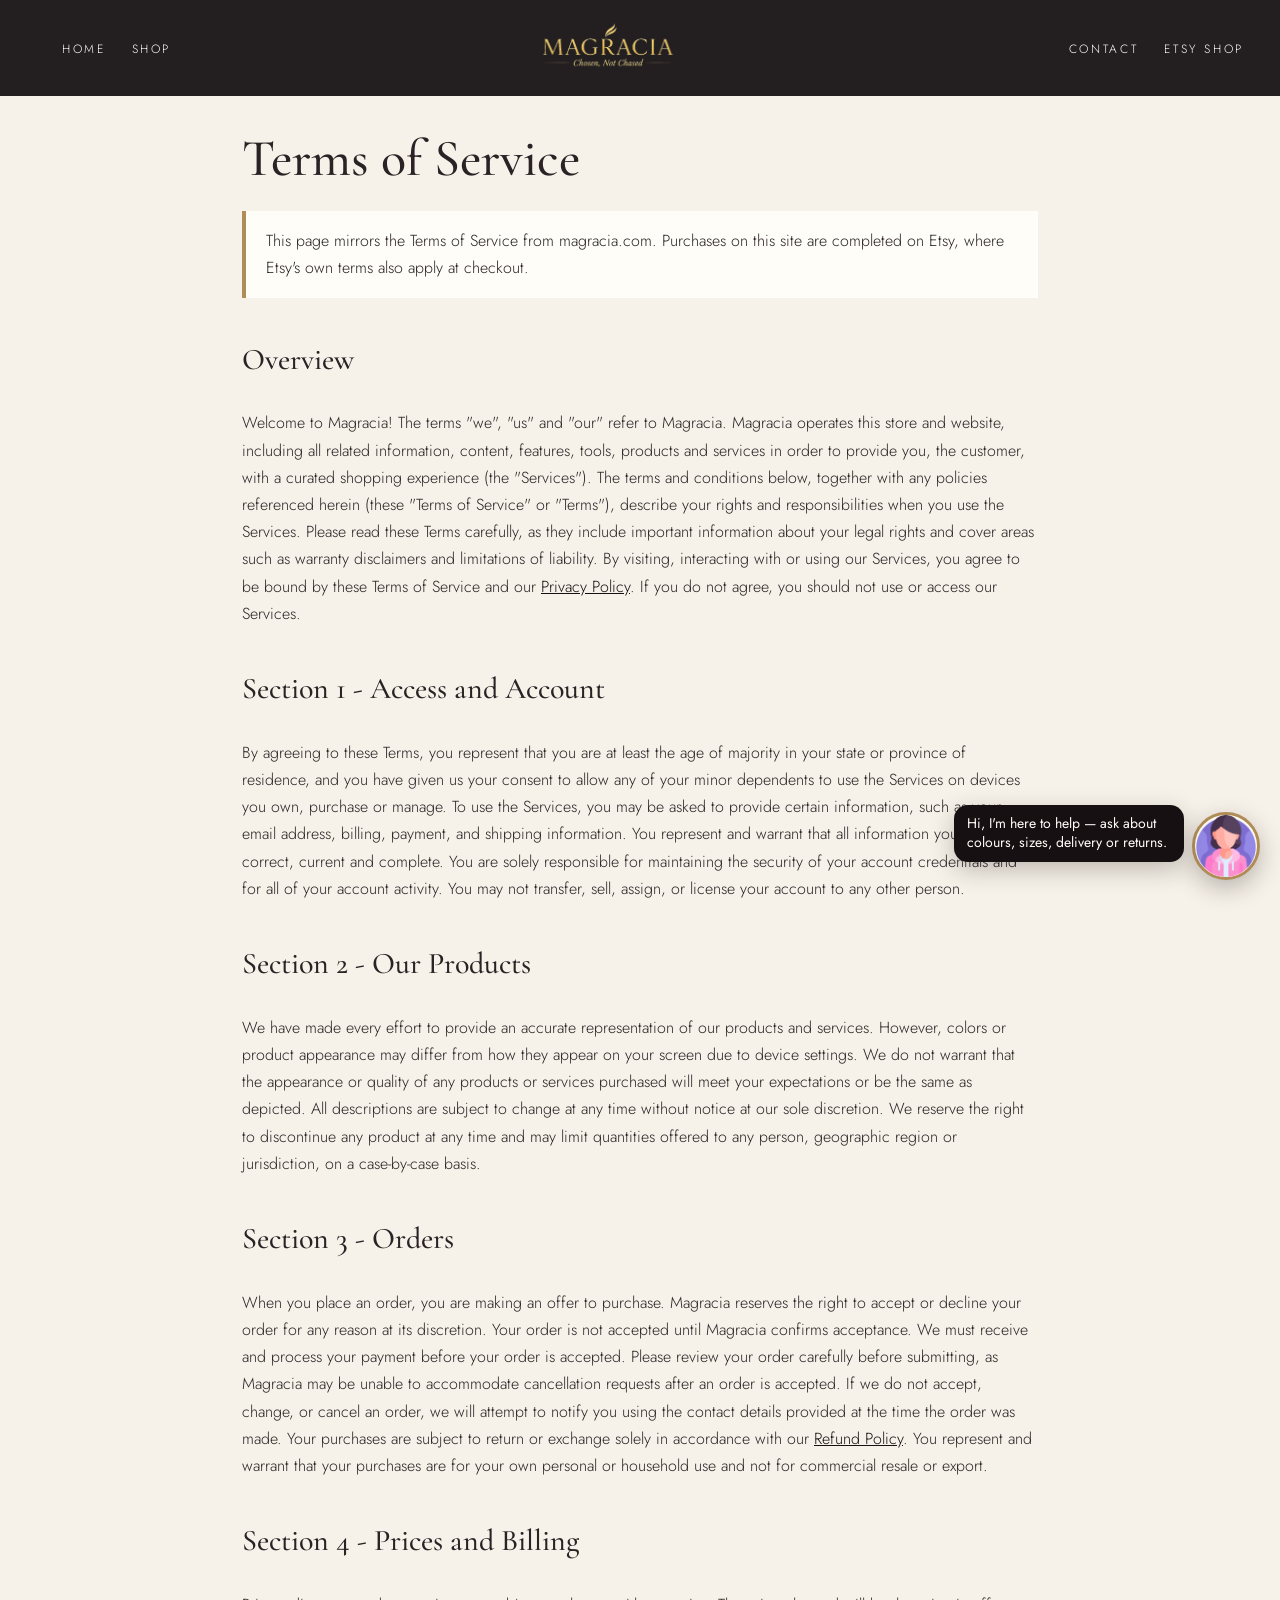
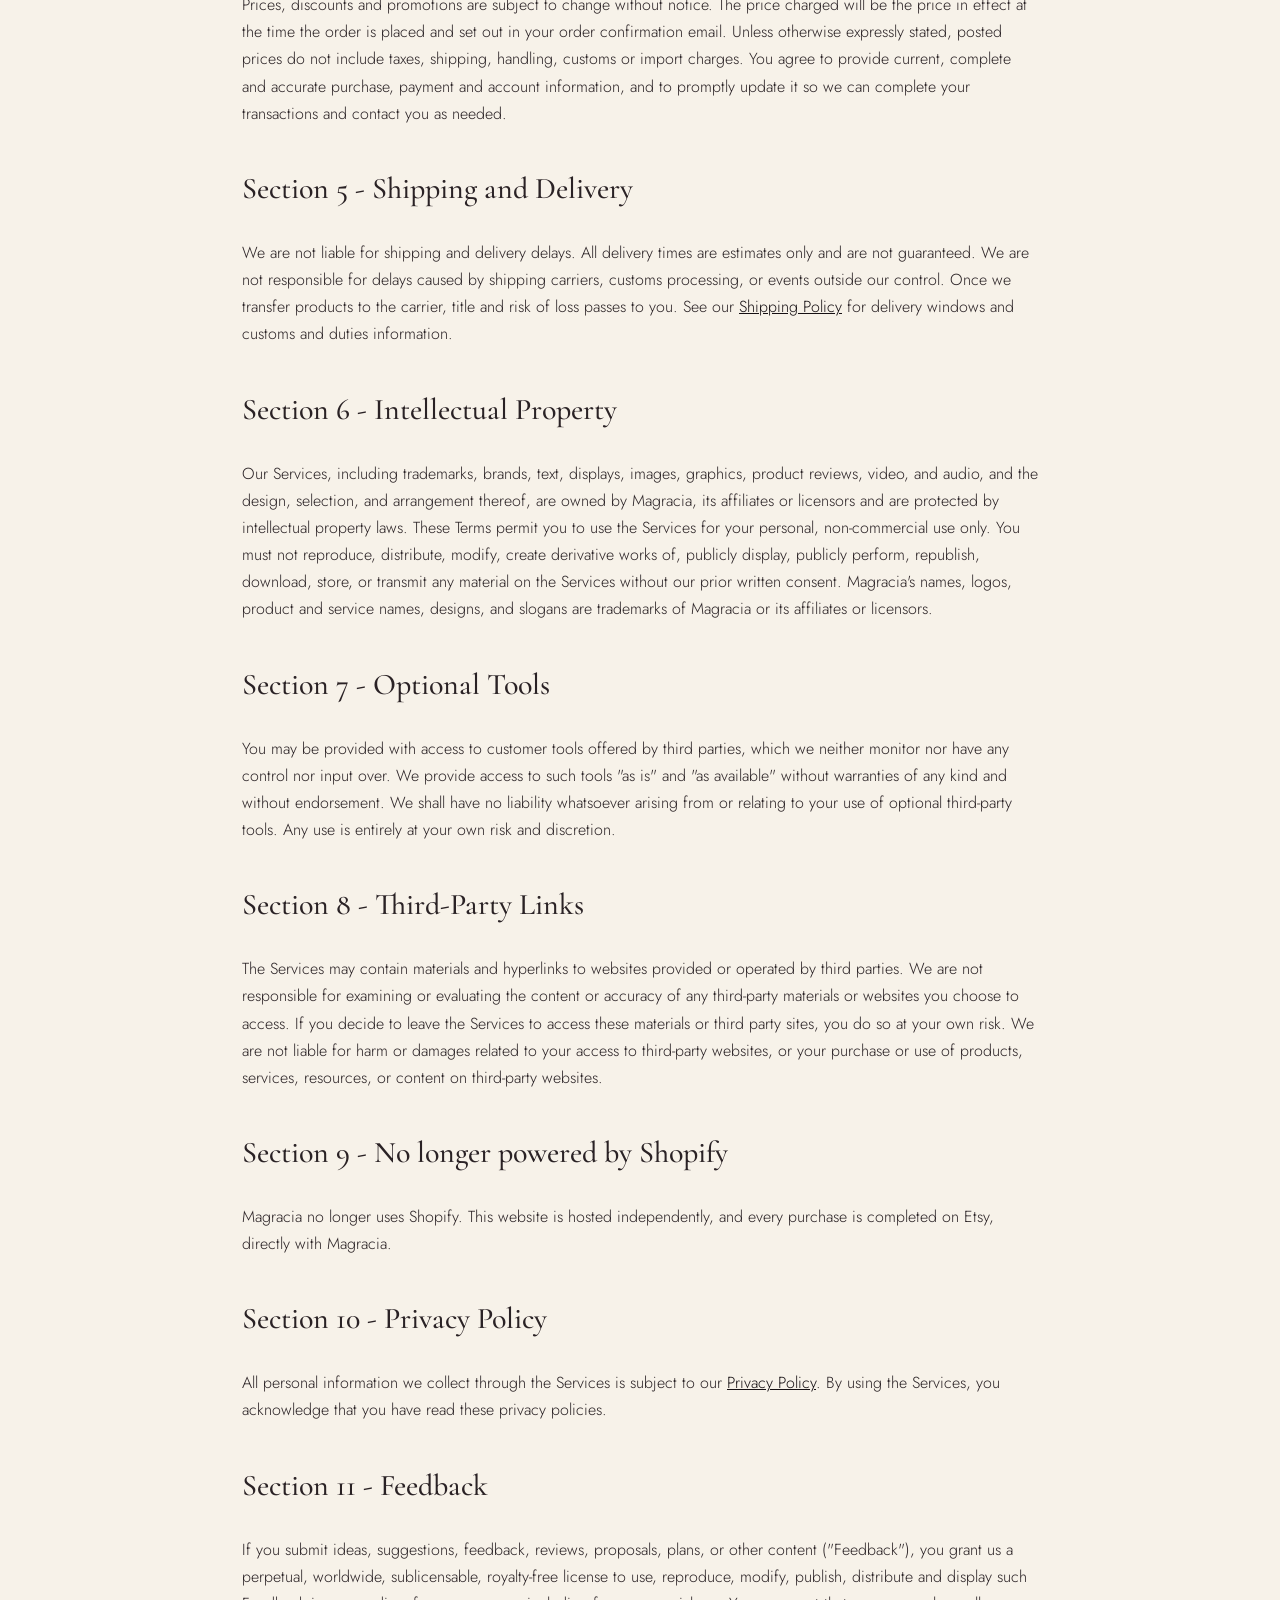
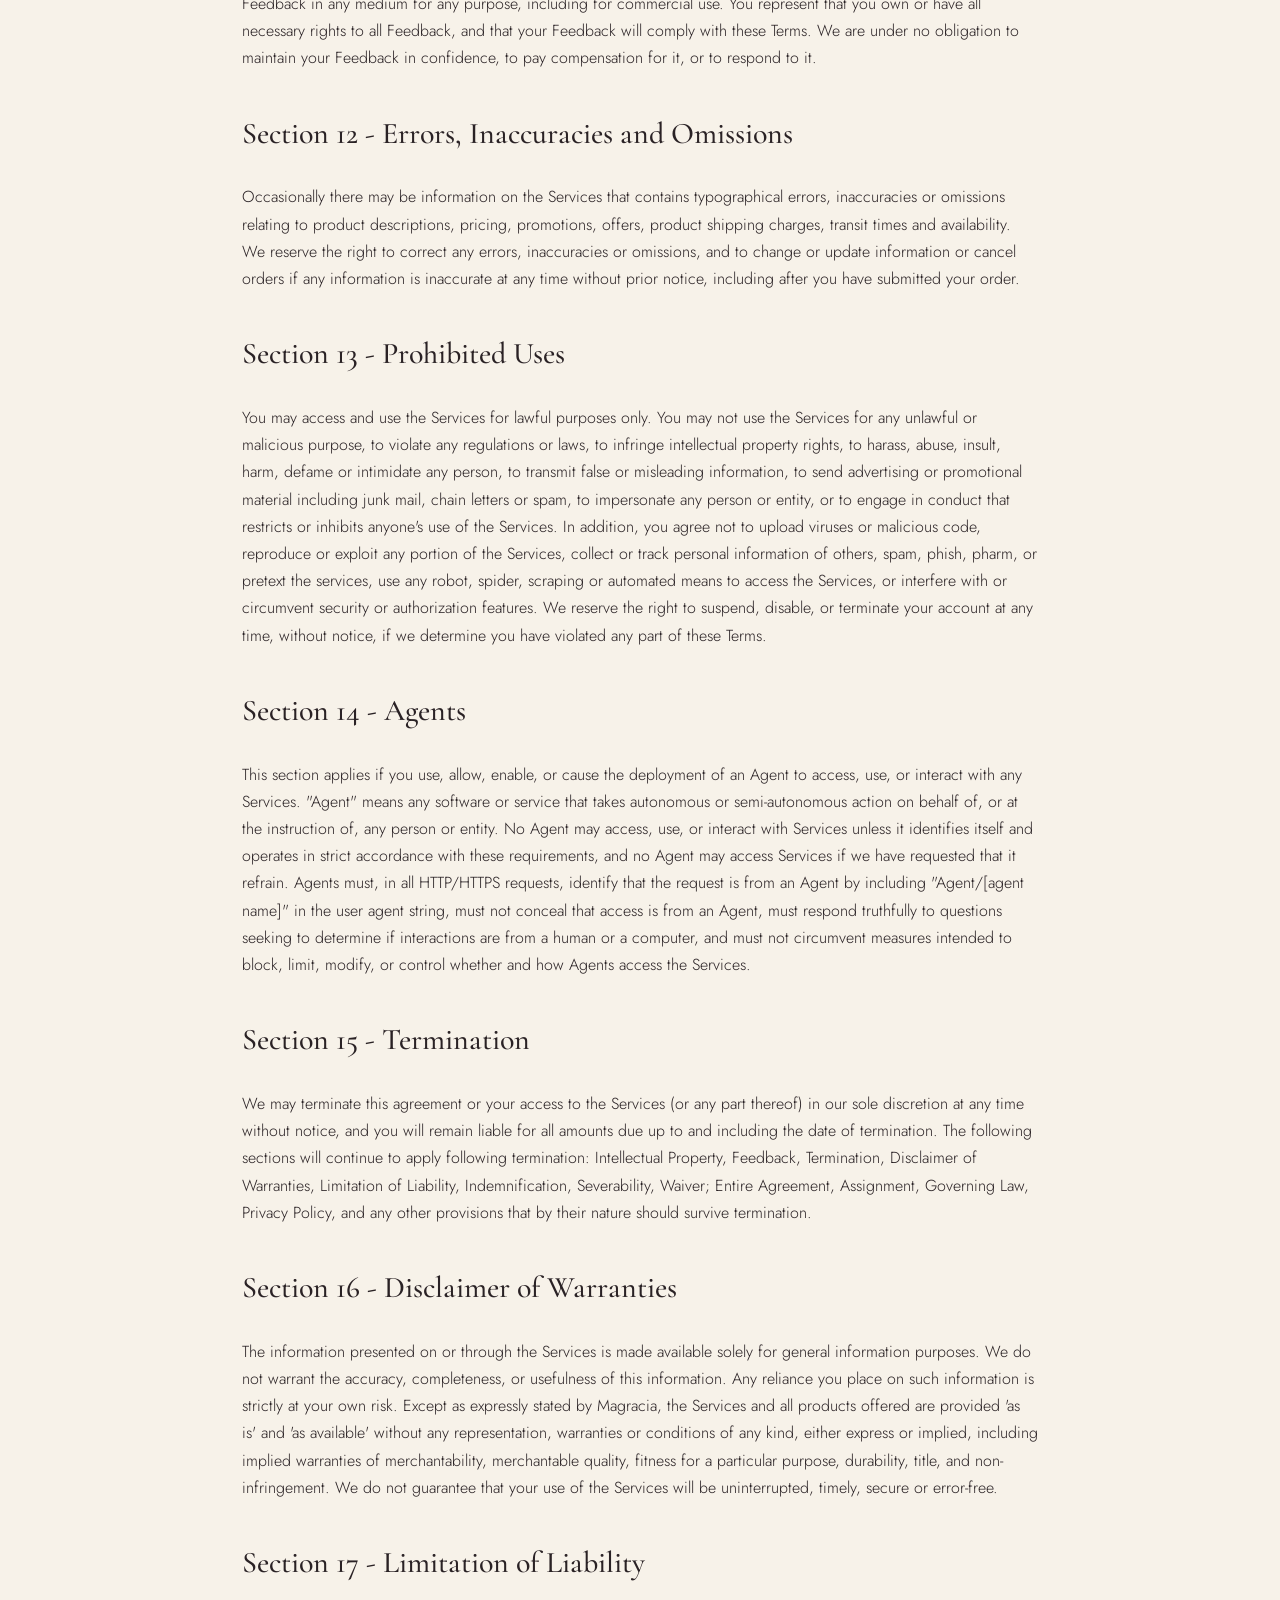
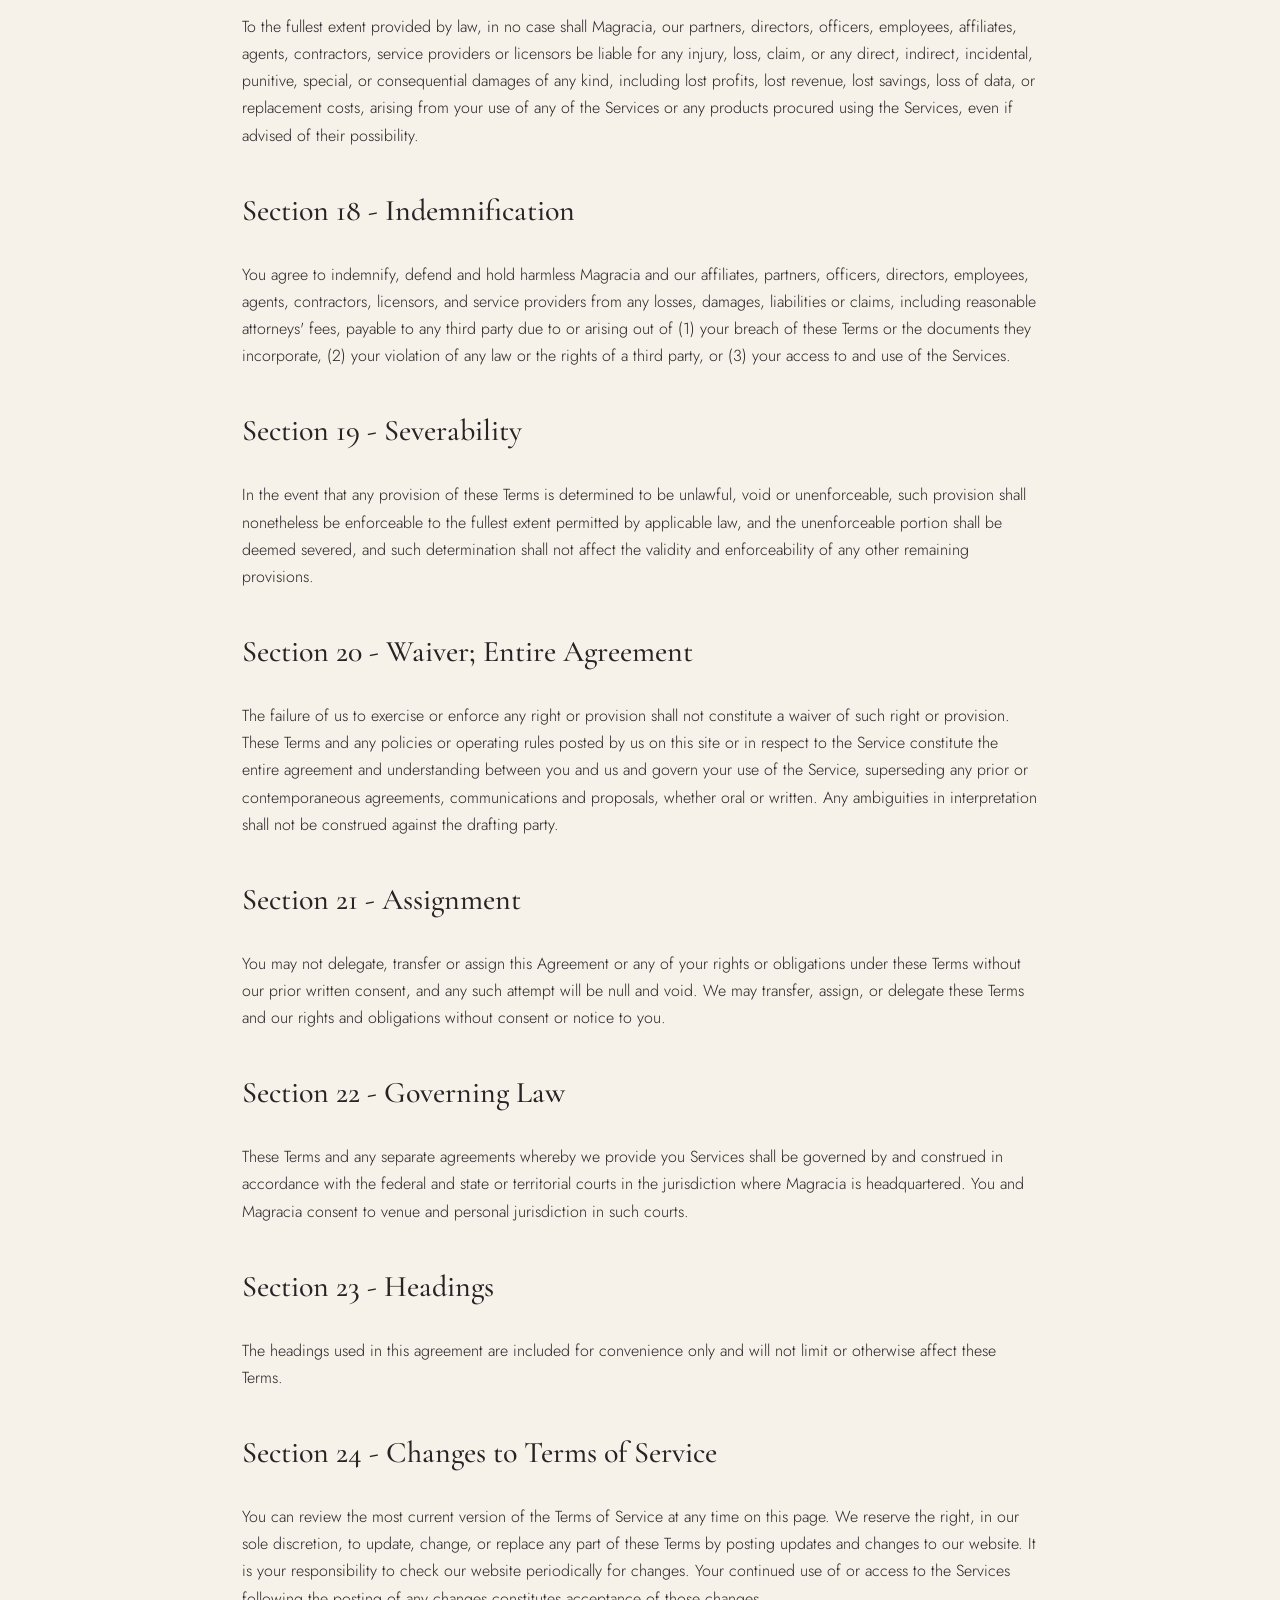
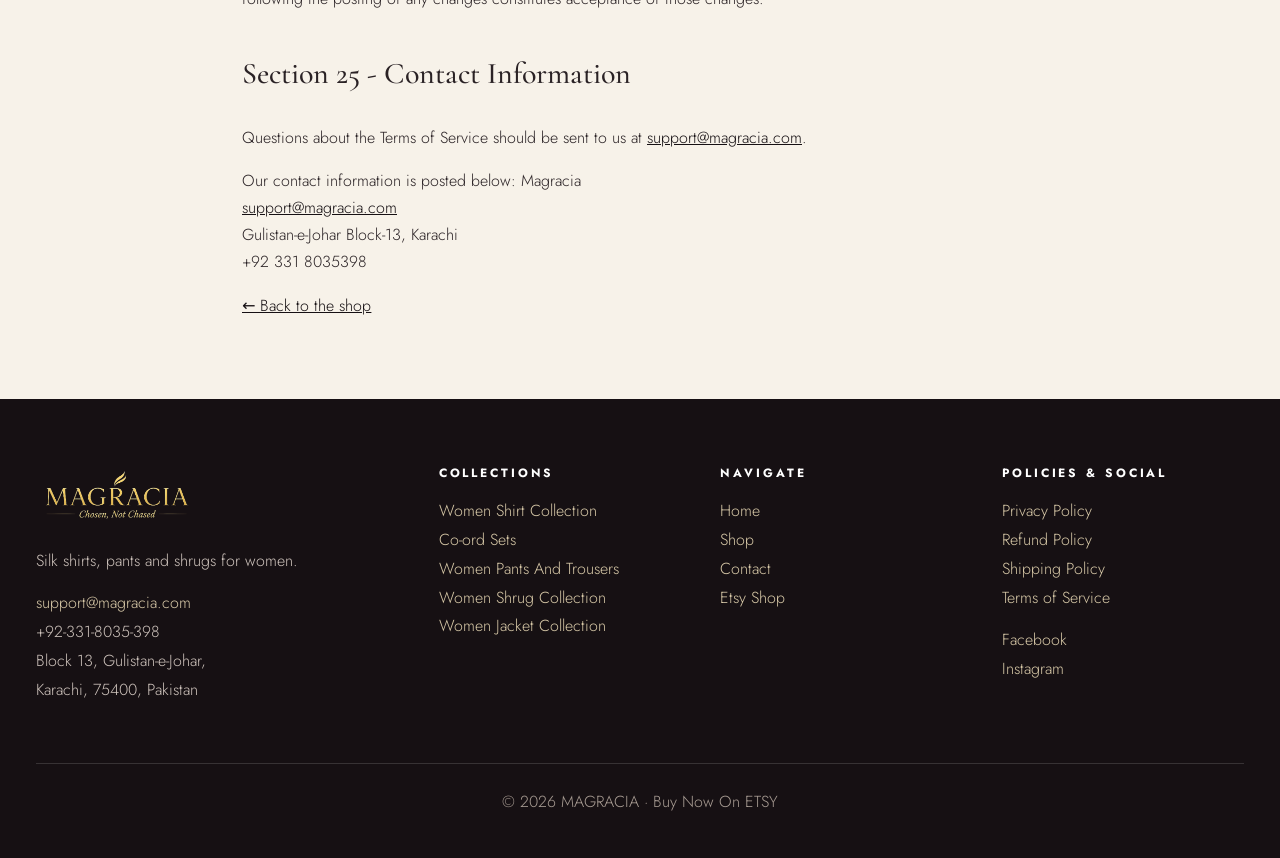
<file: terms.html>
<!doctype html><html lang="en"><head>
<!-- Google tag (gtag.js) -->
<script async src="https://www.googletagmanager.com/gtag/js?id=G-DLKNCWPF5B"></script>
<script>
  window.dataLayer = window.dataLayer || [];
  function gtag(){dataLayer.push(arguments);}
  gtag('js', new Date());

  gtag('config', 'G-DLKNCWPF5B');
</script><meta charset="utf-8"><meta name="viewport" content="width=device-width, initial-scale=1">
<title>Terms of Service | Magracia</title><link rel="icon" type="image/png" href="/images/1793279705554-magracia-favicon.png">
<meta name="description" content="Magracia terms of service for magracia.com, including products, orders, returns and intellectual property. Purchases are completed on Etsy.">
<link rel="canonical" href="https://magracia.com/terms.html"><link rel="stylesheet" href="styles.css?v=22"></head>
<body>
<header><button class="menu-btn" aria-label="Open menu" aria-expanded="false" onclick="toggleMenu(this)">☰</button><nav><a href="/">HOME</a><a href="/#collection">SHOP</a></nav><h1 class="logo"><a href="/"><img src="/images/1793279692618-magracia-logo.png" alt="Magracia"></a></h1><nav><a href="contact.html">CONTACT</a><a href="https://www.etsy.com/shop/MagraciaOfficial">ETSY SHOP</a></nav><nav class="mobile-menu" id="mobileMenu"><a href="/">HOME</a><a href="/#collection">SHOP</a><a href="contact.html">CONTACT</a><a href="https://www.etsy.com/shop/MagraciaOfficial">ETSY SHOP</a></nav></header>
<main class="policy"><h1>Terms of Service</h1>
<p class="note">This page mirrors the Terms of Service from magracia.com. Purchases on this site are completed on Etsy, where Etsy's own terms also apply at checkout.</p>
<h2>Overview</h2>
<p>Welcome to Magracia! The terms "we", "us" and "our" refer to Magracia. Magracia operates this store and website, including all related information, content, features, tools, products and services in order to provide you, the customer, with a curated shopping experience (the "Services"). The terms and conditions below, together with any policies referenced herein (these "Terms of Service" or "Terms"), describe your rights and responsibilities when you use the Services. Please read these Terms carefully, as they include important information about your legal rights and cover areas such as warranty disclaimers and limitations of liability. By visiting, interacting with or using our Services, you agree to be bound by these Terms of Service and our <a href="privacy.html">Privacy Policy</a>. If you do not agree, you should not use or access our Services.</p>
<h2>Section 1 - Access and Account</h2>
<p>By agreeing to these Terms, you represent that you are at least the age of majority in your state or province of residence, and you have given us your consent to allow any of your minor dependents to use the Services on devices you own, purchase or manage. To use the Services, you may be asked to provide certain information, such as your email address, billing, payment, and shipping information. You represent and warrant that all information you provide is correct, current and complete. You are solely responsible for maintaining the security of your account credentials and for all of your account activity. You may not transfer, sell, assign, or license your account to any other person.</p>
<h2>Section 2 - Our Products</h2>
<p>We have made every effort to provide an accurate representation of our products and services. However, colors or product appearance may differ from how they appear on your screen due to device settings. We do not warrant that the appearance or quality of any products or services purchased will meet your expectations or be the same as depicted. All descriptions are subject to change at any time without notice at our sole discretion. We reserve the right to discontinue any product at any time and may limit quantities offered to any person, geographic region or jurisdiction, on a case-by-case basis.</p>
<h2>Section 3 - Orders</h2>
<p>When you place an order, you are making an offer to purchase. Magracia reserves the right to accept or decline your order for any reason at its discretion. Your order is not accepted until Magracia confirms acceptance. We must receive and process your payment before your order is accepted. Please review your order carefully before submitting, as Magracia may be unable to accommodate cancellation requests after an order is accepted. If we do not accept, change, or cancel an order, we will attempt to notify you using the contact details provided at the time the order was made. Your purchases are subject to return or exchange solely in accordance with our <a href="refund.html">Refund Policy</a>. You represent and warrant that your purchases are for your own personal or household use and not for commercial resale or export.</p>
<h2>Section 4 - Prices and Billing</h2>
<p>Prices, discounts and promotions are subject to change without notice. The price charged will be the price in effect at the time the order is placed and set out in your order confirmation email. Unless otherwise expressly stated, posted prices do not include taxes, shipping, handling, customs or import charges. You agree to provide current, complete and accurate purchase, payment and account information, and to promptly update it so we can complete your transactions and contact you as needed.</p>
<h2>Section 5 - Shipping and Delivery</h2>
<p>We are not liable for shipping and delivery delays. All delivery times are estimates only and are not guaranteed. We are not responsible for delays caused by shipping carriers, customs processing, or events outside our control. Once we transfer products to the carrier, title and risk of loss passes to you. See our <a href="shipping.html">Shipping Policy</a> for delivery windows and customs and duties information.</p>
<h2>Section 6 - Intellectual Property</h2>
<p>Our Services, including trademarks, brands, text, displays, images, graphics, product reviews, video, and audio, and the design, selection, and arrangement thereof, are owned by Magracia, its affiliates or licensors and are protected by intellectual property laws. These Terms permit you to use the Services for your personal, non-commercial use only. You must not reproduce, distribute, modify, create derivative works of, publicly display, publicly perform, republish, download, store, or transmit any material on the Services without our prior written consent. Magracia's names, logos, product and service names, designs, and slogans are trademarks of Magracia or its affiliates or licensors.</p>
<h2>Section 7 - Optional Tools</h2>
<p>You may be provided with access to customer tools offered by third parties, which we neither monitor nor have any control nor input over. We provide access to such tools "as is" and "as available" without warranties of any kind and without endorsement. We shall have no liability whatsoever arising from or relating to your use of optional third-party tools. Any use is entirely at your own risk and discretion.</p>
<h2>Section 8 - Third-Party Links</h2>
<p>The Services may contain materials and hyperlinks to websites provided or operated by third parties. We are not responsible for examining or evaluating the content or accuracy of any third-party materials or websites you choose to access. If you decide to leave the Services to access these materials or third party sites, you do so at your own risk. We are not liable for harm or damages related to your access to third-party websites, or your purchase or use of products, services, resources, or content on third-party websites.</p>
<h2>Section 9 - No longer powered by Shopify</h2>
<p>Magracia no longer uses Shopify. This website is hosted independently, and every purchase is completed on Etsy, directly with Magracia.</p>
<h2>Section 10 - Privacy Policy</h2>
<p>All personal information we collect through the Services is subject to our <a href="privacy.html">Privacy Policy</a>. By using the Services, you acknowledge that you have read these privacy policies.</p>
<h2>Section 11 - Feedback</h2>
<p>If you submit ideas, suggestions, feedback, reviews, proposals, plans, or other content ("Feedback"), you grant us a perpetual, worldwide, sublicensable, royalty-free license to use, reproduce, modify, publish, distribute and display such Feedback in any medium for any purpose, including for commercial use. You represent that you own or have all necessary rights to all Feedback, and that your Feedback will comply with these Terms. We are under no obligation to maintain your Feedback in confidence, to pay compensation for it, or to respond to it.</p>
<h2>Section 12 - Errors, Inaccuracies and Omissions</h2>
<p>Occasionally there may be information on the Services that contains typographical errors, inaccuracies or omissions relating to product descriptions, pricing, promotions, offers, product shipping charges, transit times and availability. We reserve the right to correct any errors, inaccuracies or omissions, and to change or update information or cancel orders if any information is inaccurate at any time without prior notice, including after you have submitted your order.</p>
<h2>Section 13 - Prohibited Uses</h2>
<p>You may access and use the Services for lawful purposes only. You may not use the Services for any unlawful or malicious purpose, to violate any regulations or laws, to infringe intellectual property rights, to harass, abuse, insult, harm, defame or intimidate any person, to transmit false or misleading information, to send advertising or promotional material including junk mail, chain letters or spam, to impersonate any person or entity, or to engage in conduct that restricts or inhibits anyone's use of the Services. In addition, you agree not to upload viruses or malicious code, reproduce or exploit any portion of the Services, collect or track personal information of others, spam, phish, pharm, or pretext the services, use any robot, spider, scraping or automated means to access the Services, or interfere with or circumvent security or authorization features. We reserve the right to suspend, disable, or terminate your account at any time, without notice, if we determine you have violated any part of these Terms.</p>
<h2>Section 14 - Agents</h2>
<p>This section applies if you use, allow, enable, or cause the deployment of an Agent to access, use, or interact with any Services. "Agent" means any software or service that takes autonomous or semi-autonomous action on behalf of, or at the instruction of, any person or entity. No Agent may access, use, or interact with Services unless it identifies itself and operates in strict accordance with these requirements, and no Agent may access Services if we have requested that it refrain. Agents must, in all HTTP/HTTPS requests, identify that the request is from an Agent by including "Agent/[agent name]" in the user agent string, must not conceal that access is from an Agent, must respond truthfully to questions seeking to determine if interactions are from a human or a computer, and must not circumvent measures intended to block, limit, modify, or control whether and how Agents access the Services.</p>
<h2>Section 15 - Termination</h2>
<p>We may terminate this agreement or your access to the Services (or any part thereof) in our sole discretion at any time without notice, and you will remain liable for all amounts due up to and including the date of termination. The following sections will continue to apply following termination: Intellectual Property, Feedback, Termination, Disclaimer of Warranties, Limitation of Liability, Indemnification, Severability, Waiver; Entire Agreement, Assignment, Governing Law, Privacy Policy, and any other provisions that by their nature should survive termination.</p>
<h2>Section 16 - Disclaimer of Warranties</h2>
<p>The information presented on or through the Services is made available solely for general information purposes. We do not warrant the accuracy, completeness, or usefulness of this information. Any reliance you place on such information is strictly at your own risk. Except as expressly stated by Magracia, the Services and all products offered are provided 'as is' and 'as available' without any representation, warranties or conditions of any kind, either express or implied, including implied warranties of merchantability, merchantable quality, fitness for a particular purpose, durability, title, and non-infringement. We do not guarantee that your use of the Services will be uninterrupted, timely, secure or error-free.</p>
<h2>Section 17 - Limitation of Liability</h2>
<p>To the fullest extent provided by law, in no case shall Magracia, our partners, directors, officers, employees, affiliates, agents, contractors, service providers or licensors be liable for any injury, loss, claim, or any direct, indirect, incidental, punitive, special, or consequential damages of any kind, including lost profits, lost revenue, lost savings, loss of data, or replacement costs, arising from your use of any of the Services or any products procured using the Services, even if advised of their possibility.</p>
<h2>Section 18 - Indemnification</h2>
<p>You agree to indemnify, defend and hold harmless Magracia and our affiliates, partners, officers, directors, employees, agents, contractors, licensors, and service providers from any losses, damages, liabilities or claims, including reasonable attorneys' fees, payable to any third party due to or arising out of (1) your breach of these Terms or the documents they incorporate, (2) your violation of any law or the rights of a third party, or (3) your access to and use of the Services.</p>
<h2>Section 19 - Severability</h2>
<p>In the event that any provision of these Terms is determined to be unlawful, void or unenforceable, such provision shall nonetheless be enforceable to the fullest extent permitted by applicable law, and the unenforceable portion shall be deemed severed, and such determination shall not affect the validity and enforceability of any other remaining provisions.</p>
<h2>Section 20 - Waiver; Entire Agreement</h2>
<p>The failure of us to exercise or enforce any right or provision shall not constitute a waiver of such right or provision. These Terms and any policies or operating rules posted by us on this site or in respect to the Service constitute the entire agreement and understanding between you and us and govern your use of the Service, superseding any prior or contemporaneous agreements, communications and proposals, whether oral or written. Any ambiguities in interpretation shall not be construed against the drafting party.</p>
<h2>Section 21 - Assignment</h2>
<p>You may not delegate, transfer or assign this Agreement or any of your rights or obligations under these Terms without our prior written consent, and any such attempt will be null and void. We may transfer, assign, or delegate these Terms and our rights and obligations without consent or notice to you.</p>
<h2>Section 22 - Governing Law</h2>
<p>These Terms and any separate agreements whereby we provide you Services shall be governed by and construed in accordance with the federal and state or territorial courts in the jurisdiction where Magracia is headquartered. You and Magracia consent to venue and personal jurisdiction in such courts.</p>
<h2>Section 23 - Headings</h2>
<p>The headings used in this agreement are included for convenience only and will not limit or otherwise affect these Terms.</p>
<h2>Section 24 - Changes to Terms of Service</h2>
<p>You can review the most current version of the Terms of Service at any time on this page. We reserve the right, in our sole discretion, to update, change, or replace any part of these Terms by posting updates and changes to our website. It is your responsibility to check our website periodically for changes. Your continued use of or access to the Services following the posting of any changes constitutes acceptance of those changes.</p>
<h2>Section 25 - Contact Information</h2>
<p>Questions about the Terms of Service should be sent to us at <a href="mailto:support@magracia.com">support@magracia.com</a>.</p>
<p>Our contact information is posted below: Magracia<br>
<a href="mailto:support@magracia.com">support@magracia.com</a><br>
Gulistan-e-Johar Block-13, Karachi<br>
+92 331 8035398</p>
<p><a href="/">← Back to the shop</a></p></main>
<footer><div class="foot"><div><p class="foot-logo"><img src="/images/1793279692618-magracia-logo.png" alt="Magracia"></p><p>Silk shirts, pants and shrugs for women.</p><p><a href="mailto:support@magracia.com">support@magracia.com</a><br>+92-331-8035-398<br>Block 13, Gulistan-e-Johar,<br>Karachi, 75400, Pakistan</p></div><div><h4>Collections</h4><p><a href="/#col-Women%20Shirt%20Collection">Women Shirt Collection</a><br><a href="/#col-Co-ord%20Sets">Co-ord Sets</a><br><a href="/#col-Women%20Pants%20And%20Trousers">Women Pants And Trousers</a><br><a href="/#col-Women%20Shrug%20Collection">Women Shrug Collection</a><br><a href="/#col-Women%20Jacket%20Collection">Women Jacket Collection</a></p></div><div><h4>Navigate</h4><p><a href="/">Home</a><br><a href="/#collection">Shop</a><br><a href="contact.html">Contact</a><br><a href="https://www.etsy.com/shop/MagraciaOfficial">Etsy Shop</a></p></div><div><h4>Policies &amp; Social</h4><p><a href="privacy.html">Privacy Policy</a><br><a href="refund.html">Refund Policy</a><br><a href="shipping.html">Shipping Policy</a><br><a href="terms.html">Terms of Service</a></p><p><a href="https://www.facebook.com/profile.php?id=61591413465941">Facebook</a><br><a href="https://www.instagram.com/shopmagracia">Instagram</a></p></div></div><p class="foot-bottom">© 2026 MAGRACIA · Buy Now On ETSY</p></footer>
<script>function toggleMenu(b){var h=document.querySelector("header"); var open=h.classList.toggle("menu-open"); b.setAttribute("aria-expanded",open); b.textContent=open?"✕":"☰";} document.addEventListener("click",function(e){var h=document.querySelector("header"); if(h&&h.classList.contains("menu-open")&&!h.contains(e.target)){h.classList.remove("menu-open"); var b=document.querySelector(".menu-btn"); if(b){b.setAttribute("aria-expanded","false"); b.textContent="☰";}}});</script><script src="chatbot.js?v=1"></script></body></html>
</file>
<file: styles.css>
@import url('https://fonts.googleapis.com/css2?family=Cormorant+Garamond:ital,wght@0,400;0,500;0,600;1,400;1,500&family=Jost:wght@300;400;500&display=swap');
:root{--ink:#161013;--wine:#5c1a24;--cream:#f7f2e9;--paper:#fffdf8;--gold:#b08d57;--muted:#7a6f6c;--line:#e4d9c3}
*{box-sizing:border-box}html{scroll-behavior:smooth}
body{margin:0;font-family:'Jost',system-ui,sans-serif;color:#2a2225;background:var(--cream);line-height:1.7;font-weight:300}
a{color:var(--ink)}a:hover{color:var(--gold)}h1,h2,h3{font-family:'Cormorant Garamond',serif;font-weight:500}
::selection{background:var(--gold);color:#fff}
header{position:fixed;top:0;left:0;right:0;z-index:20;background:rgba(22,16,19,.94);backdrop-filter:blur(8px);color:#fff;display:flex;align-items:center;justify-content:space-between;padding:16px 36px}
header h1{margin:0;font-size:24px;letter-spacing:.32em}header h1 small{display:block;font-family:'Jost',sans-serif;font-size:8px;letter-spacing:.42em;color:var(--gold);margin-top:2px}
nav a{color:#fff;text-decoration:none;margin-left:26px;font-size:12px;letter-spacing:.22em}nav a:hover{color:var(--gold)}
.hero{height:92vh;min-height:560px;background-size:cover;background-position:center 30%;display:flex;align-items:center;color:#fff;position:relative}
.hero:before{content:"";position:absolute;inset:0;background:linear-gradient(90deg,rgba(22,16,19,.82) 0%,rgba(22,16,19,.45) 48%,rgba(22,16,19,.05) 100%)}
.hero-text{position:relative;padding:0 64px;max-width:660px}.hero-text .eyebrow{letter-spacing:.38em;font-size:12px;color:var(--gold);text-transform:uppercase}
.hero-text h2{font-size:78px;line-height:1.02;margin:18px 0}.hero-text h2 em{font-style:italic;color:#e8d5a3}
.hero-text p{font-size:18px;opacity:.92;max-width:480px}
/* Buttons: ink and gold only. No maroon fill anywhere, and hover never turns maroon. */
.btn{display:inline-block;background:var(--ink);color:#fff !important;padding:16px 32px;text-decoration:none;letter-spacing:.18em;font-size:12px;text-transform:uppercase;border:1px solid var(--ink);cursor:pointer;transition:letter-spacing .3s,background .3s,transform .3s}
.btn:hover{background:#000;letter-spacing:.24em;transform:translateY(-1px)}
.btn-gold{background:var(--gold);border-color:var(--gold);color:#161013 !important}.btn-gold:hover{background:#9c7a48;border-color:#9c7a48;color:#fff !important}
.btn-outline{background:transparent;border-color:#fff;color:#fff !important;margin-left:12px}.btn-outline:hover{background:#fff;color:var(--ink) !important;letter-spacing:.24em}
.values{display:grid;grid-template-columns:repeat(3,1fr);text-align:center;border-bottom:1px solid var(--line);background:var(--paper)}.values div{padding:26px 16px}.values b{font-family:'Cormorant Garamond',serif;font-size:22px;display:block}.values span{font-size:12px;letter-spacing:.18em;text-transform:uppercase;color:var(--muted)}
.wrap{max-width:1280px;margin:0 auto;padding:0 32px}section{padding:72px 0}
.sec-head{display:flex;align-items:baseline;justify-content:space-between;gap:20px;margin-bottom:8px}.sec-head h2{font-size:46px;margin:0}.sec-head h2:after{content:"";display:block;width:56px;height:2px;background:var(--gold);margin-top:10px}
.sec-sub{color:var(--muted);letter-spacing:.14em;text-transform:uppercase;font-size:12px;margin:0 0 36px}
.tiles{display:grid;grid-template-columns:repeat(4,1fr);gap:20px}.tile{position:relative;height:360px;overflow:hidden;border-radius:0}.tile img{width:100%;height:100%;object-fit:cover;transition:transform .8s}.tile:hover img{transform:scale(1.06)}
.tile span{position:absolute;inset:auto 0 0 0;padding:28px 22px;color:#fff;background:linear-gradient(transparent,rgba(0,0,0,.78))}.tile b{font-family:'Cormorant Garamond',serif;font-size:26px;display:block}.tile i{font-style:normal;font-size:11px;letter-spacing:.22em;text-transform:uppercase;opacity:.85}
.grid{display:grid;grid-template-columns:repeat(3,1fr);gap:36px 28px;align-items:start}
.arrivals-grid{display:flex;gap:28px;overflow-x:auto;scroll-snap-type:x mandatory;scrollbar-width:none;padding-bottom:4px}
.arrivals-grid::-webkit-scrollbar{display:none}
.arrivals-grid .card{flex:0 0 calc(50% - 14px);scroll-snap-align:start}
.arr-controls{display:flex;align-items:center;justify-content:center;gap:18px;margin-top:26px}
.arrnav{width:44px;height:44px;border-radius:50%;border:1px solid var(--line);background:var(--paper);color:var(--ink);font-size:26px;line-height:1;cursor:pointer;transition:background .3s,color .3s,border-color .3s;padding:0}
.arrnav:hover{background:var(--gold);border-color:var(--gold);color:#fff}
.arrnav:disabled{opacity:.35;cursor:default}
.arrnav:disabled:hover{background:var(--paper);border-color:var(--line);color:var(--ink)}
.arrdots{display:flex;gap:8px}
.arrdots button{width:9px;height:9px;border-radius:50%;border:0;background:var(--line);cursor:pointer;padding:0}
.arrdots button.active{background:var(--gold)}
.arrival-colours{font-size:13px;color:var(--muted);margin:0 0 4px}
.arrivals-grid .btn{margin-top:12px}
.card{background:transparent;display:flex;flex-direction:column}.card .imgwrap{overflow:hidden;border-radius:0;aspect-ratio:4/5;background:#eee}.card img{width:100%;height:100%;object-fit:cover;display:block;transition:transform .8s}.card:hover img{transform:scale(1.05)}
.card-body{padding:18px 2px 0}.card-body .label{font-size:11px;letter-spacing:.24em;text-transform:uppercase;color:var(--gold)}.card-body h3{font-size:27px;margin:4px 0 10px;line-height:1.15;min-height:2.3em}
.viewlink{text-decoration:none;letter-spacing:.18em;font-size:12px;text-transform:uppercase;border-bottom:1px solid var(--gold);padding-bottom:3px;color:var(--ink);transition:letter-spacing .3s,color .3s,border-color .3s}.viewlink:hover{color:var(--gold);border-color:var(--ink);letter-spacing:.24em}
.story{display:grid;grid-template-columns:1fr 1fr;gap:64px;align-items:center}.story img{width:100%;border-radius:0;aspect-ratio:4/5;object-fit:cover}
.story h2{font-size:48px;line-height:1.1;margin:0 0 16px}.story h2 em{font-style:italic;color:var(--wine)}
.feature{position:relative;height:70vh;min-height:480px;background-size:cover;background-position:center;display:flex;align-items:center;justify-content:center;color:#fff;text-align:center}.feature:before{content:"";position:absolute;inset:0;background:rgba(22,16,19,.55)}
.feature div{position:relative;max-width:720px;padding:0 24px}.feature blockquote{font-family:'Cormorant Garamond',serif;font-size:44px;line-height:1.2;margin:0}.feature cite{font-style:normal;letter-spacing:.28em;font-size:12px;text-transform:uppercase;color:var(--gold)}
footer{background:var(--ink);color:#cfc4bd;padding:64px 36px 28px}.foot{display:grid;grid-template-columns:1.5fr 1fr 1fr 1fr;gap:40px;max-width:1280px;margin:0 auto}footer a{color:#d8c9a8;text-decoration:none}footer a:hover{color:#fff}footer h4{color:#fff;letter-spacing:.24em;font-size:12px;text-transform:uppercase;margin:0 0 14px}footer p{margin:0 0 14px;line-height:1.8}
.foot-bottom{text-align:center;margin-top:44px;padding-top:24px;border-top:1px solid rgba(255,255,255,.14);color:#a99d94}
.reveal{opacity:0;transform:translateY(18px);transition:opacity .7s,transform .7s}.reveal.visible{opacity:1;transform:none}
/* product page */
.product{display:grid;grid-template-columns:minmax(0,1.05fr) minmax(0,.95fr);gap:64px;max-width:1280px;margin:0 auto;padding:130px 32px 64px}
.gallery img.main{width:100%;height:640px;object-fit:contain;background:var(--cream);border-radius:0}
.gallery{position:relative}.mainwrap{position:relative}.galnav{position:absolute;top:50%;transform:translateY(-50%);background:rgba(22,16,19,.75);color:#fff;border:0;width:44px;height:44px;font-size:26px;line-height:1;cursor:pointer;border-radius:50%;z-index:2}.galnav:hover{background:var(--gold)}.galnav.prev{left:12px}.galnav.next{right:12px}.galcount{position:absolute;right:12px;bottom:12px;background:rgba(22,16,19,.75);color:#fff;font-size:12px;letter-spacing:.14em;padding:5px 10px;border-radius:20px}
.thumbs{display:flex;gap:10px;flex-wrap:nowrap;overflow-x:auto;margin-top:14px;padding-bottom:6px;scroll-snap-type:x proximity;scrollbar-width:thin}.thumbs img{flex:0 0 auto;width:76px;height:96px;object-fit:cover;border-radius:0;cursor:pointer;border:2px solid var(--line);scroll-snap-align:start}.thumbs img.active{border-color:var(--gold)}
.stock{color:#2e7d32;font-weight:400}.ptitle{font-size:54px;line-height:1.05;margin:8px 0 16px}
.picker{margin:18px 0}.picker button{padding:9px 15px;margin:4px 6px 4px 0;border:1px solid #d8cbb0;background:#fff;cursor:pointer;border-radius:20px;transition:border-color .3s}.picker button:hover{border-color:var(--ink)}.picker button.sel{background:var(--ink);color:#fff;border-color:var(--ink)}
.picker .size-view{display:inline-block;padding:9px 15px;margin:4px 6px 4px 0;border:1px solid #d8cbb0;background:#fff;border-radius:20px;cursor:default}.picker .size-note{display:block;font-size:13px;color:var(--muted);margin-top:6px}
.img-note{font-size:13px;color:var(--muted);line-height:1.6;margin:10px 0 0}
.badges{display:grid;grid-template-columns:1fr 1fr;gap:16px;margin:24px 0}.badge{background:var(--paper);color:var(--ink);border:1px solid var(--line);text-align:center;padding:22px;border-radius:0;font-family:'Cormorant Garamond',serif;font-size:21px}
details{border-top:1px solid var(--line);padding:20px 0}details summary{cursor:pointer;font-family:'Cormorant Garamond',serif;font-size:22px}details p{line-height:1.85;margin:0}
.buy{width:100%;text-align:center;font-size:14px;padding:17px}
input,select,textarea{padding:10px;margin:6px 0;width:100%;box-sizing:border-box;border:1px solid #d8cbb0;border-radius:6px;background:#fff}
table{width:100%;border-collapse:collapse;background:#fff}td,th{border:1px solid #eee;padding:8px;text-align:left;font-size:14px}
/* Hamburger menu: hidden on desktop, the only nav control on mobile */
.menu-btn{display:none;background:none;border:1px solid rgba(255,255,255,.4);color:#fff;font-size:22px;line-height:1;padding:8px 12px;cursor:pointer;border-radius:6px}
.mobile-menu{display:none}
html,body{overflow-x:hidden}img,video,iframe{max-width:100%}
@media(max-width:900px){
 header{padding:14px 20px}
 header:has(.menu-btn){display:grid;grid-template-columns:44px 1fr 44px;align-items:center}
 header nav:not(.mobile-menu){display:none}
 header h1{text-align:center;font-size:20px}
 .menu-btn{display:block}
 .mobile-menu{display:none;position:absolute;top:100%;left:0;right:0;background:rgba(22,16,19,.98);flex-direction:column;padding:8px 20px 20px;z-index:30}
 header.menu-open .mobile-menu{display:flex}
 .mobile-menu a{color:#fff;text-decoration:none;padding:14px 0;border-top:1px solid rgba(255,255,255,.14);font-size:13px;letter-spacing:.22em;margin:0}
 .hero{height:78vh}.hero-text{padding:0 28px}.hero-text h2{font-size:46px}
 .tiles,.grid{grid-template-columns:repeat(2,1fr)}
 .story,.product,.foot{grid-template-columns:1fr}
 .product{padding:110px 20px 48px;gap:32px}.policy{padding:110px 20px 48px}
 .wrap{padding:0 20px}section{padding:48px 0}
 .thumbs img{width:64px;height:80px}
 table{display:block;overflow-x:auto}
 .admin .imgrow{flex-wrap:wrap}.admin .row{flex-direction:column}
}
@media(max-width:560px){
 .tiles,.grid,.values{grid-template-columns:1fr}
 .arrivals-grid .card{flex:0 0 85%}
 .btn-outline{margin-left:0;margin-top:10px}.card-body h3{min-height:0}
 header h1{font-size:18px;letter-spacing:.24em}header h1 small{font-size:7px}
 .hero{height:auto;min-height:520px;padding:120px 0 64px}.hero-text{padding:0 20px}.hero-text h2{font-size:38px}.hero-text p{font-size:16px}
 .hero-text .btn{display:block;text-align:center;margin:12px 0 0}
 .sec-head h2{font-size:32px}.story h2{font-size:32px}.feature blockquote{font-size:28px}.feature{height:auto;min-height:360px;padding:64px 0}
 .tile{height:300px}.grid{gap:28px}
 .ptitle{font-size:36px}.policy h1{font-size:36px}.policy h2{font-size:24px}
 .picker button{padding:11px 16px;min-height:44px}.badges{grid-template-columns:1fr}
 .thumbs img{width:56px;height:70px}
 footer{padding:48px 20px 24px}.foot{gap:28px}
 .btn{padding:15px 20px}
}
.policy{max-width:860px;margin:0 auto;padding:130px 32px 64px}.policy h1{font-size:52px;line-height:1.1;margin:0 0 8px}.policy h2{font-size:30px;margin-top:36px}.policy h3{font-size:24px;margin-top:28px}.policy .note{background:var(--paper);border-left:4px solid var(--gold);padding:16px 20px;margin:24px 0}

header h1.logo{margin:0}header h1.logo img{height:64px;width:auto;display:block}
@media (max-width:900px){header h1.logo img{height:48px;margin:0 auto}}
.foot-logo img{width:160px;height:auto;display:block;margin-bottom:6px}
@media (max-width:900px){.gallery img.main{height:480px}}
@media (max-width:560px){.gallery img.main{height:420px}}
.product>*{min-width:0}.gallery{min-width:0;overflow:hidden}.thumbs{max-width:100%}
.gallery{min-width:0;overflow:hidden}.thumbs{overflow-x:auto;max-width:100%}

/* Homepage contact band */
.contact-band{padding:72px 0}
.contact-card{background:var(--paper);border:1px solid var(--line);max-width:780px;margin:0 auto;padding:56px 48px;text-align:center}
.contact-card .sec-sub{margin:0 0 10px}
.contact-card h2{font-size:46px;margin:0}
.contact-card h2:after{content:"";display:block;width:56px;height:2px;background:var(--gold);margin:14px auto 0}
.contact-intro{color:var(--muted);max-width:520px;margin:20px auto 32px}
.contact-rows{display:flex;justify-content:center;gap:64px;flex-wrap:wrap;margin:0 0 32px}
.contact-rows span{display:block;font-size:11px;letter-spacing:.24em;text-transform:uppercase;color:var(--muted);margin-bottom:4px}
.contact-rows a{font-size:19px;color:var(--ink);text-decoration:none}
.contact-rows a:hover{color:var(--gold)}
.contact-socials{display:flex;justify-content:center;gap:12px;flex-wrap:wrap;margin:0 0 30px}
.contact-note{border-top:1px solid var(--line);padding-top:22px;margin:0;color:var(--muted);letter-spacing:.14em;text-transform:uppercase;font-size:12px}
@media (max-width:640px){
  .contact-band{padding:48px 0}
  .contact-card{padding:40px 24px}
  .contact-card h2{font-size:34px}
  .contact-rows{gap:24px}
}

/* Keep anchor landings clear of the fixed header */
#shop-by-collection,#collection{scroll-margin-top:110px}
section[id^="col-"]{scroll-margin-top:110px}

/* Homepage search + colour/fabric filters */
.shop-tools{margin:8px 0 8px}
#shopSearch{width:100%;max-width:560px;display:block;margin:0 auto 18px;padding:13px 18px;font:inherit;font-size:16px;color:var(--ink);background:var(--paper);border:1px solid var(--line);border-radius:999px;outline:none}
#shopSearch:focus{border-color:var(--gold)}
.chip-row{display:flex;align-items:flex-start;justify-content:center;gap:10px;flex-wrap:wrap;margin-bottom:12px}
.chip-label{font-size:11px;letter-spacing:.24em;text-transform:uppercase;color:var(--muted);padding-top:11px;min-width:52px;text-align:right}
.chips{display:flex;gap:8px;flex-wrap:wrap;justify-content:center;max-width:720px}
.chip{font:inherit;font-size:13px;padding:8px 14px;border:1px solid var(--line);border-radius:999px;background:var(--paper);color:var(--ink);cursor:pointer}
.chip:hover{border-color:var(--gold)}
.chip.active{background:var(--gold);border-color:var(--gold);color:#fff}
.shop-count{text-align:center;color:var(--muted);font-size:14px;margin:6px 0 0}
.clear-filters{font:inherit;font-size:13px;background:none;border:none;color:var(--gold);cursor:pointer;text-decoration:underline;padding:0}
.no-match{text-align:center;color:var(--muted);padding:32px 0}

/* Homepage newsletter band */
.news-band{padding:72px 0}
.news-card{background:var(--paper);border:1px solid var(--line);max-width:780px;margin:0 auto;padding:56px 48px;text-align:center}
.news-card .sec-sub{margin:0 0 10px}
.news-card h2{font-size:46px;margin:0}
.news-card h2:after{content:"";display:block;width:56px;height:2px;background:var(--gold);margin:14px auto 0}
.news-intro{color:var(--muted);max-width:520px;margin:20px auto 28px}
#newsForm{display:flex;justify-content:center;gap:12px;flex-wrap:wrap}
#newsEmail{flex:1;min-width:240px;max-width:360px;padding:14px 18px;font:inherit;font-size:16px;color:var(--ink);background:#fff;border:1px solid var(--line);outline:none}
#newsEmail:focus{border-color:var(--gold)}
.news-msg{min-height:22px;margin:18px 0 0;color:var(--muted)}
.news-msg.ok{color:#2e6b34}
.news-msg.err{color:#8c2f2f}
@media (max-width:640px){
  .news-band{padding:48px 0}
  .news-card{padding:40px 24px}
  .news-card h2{font-size:34px}
  .chip-label{min-width:0;text-align:left}
}
</file>
